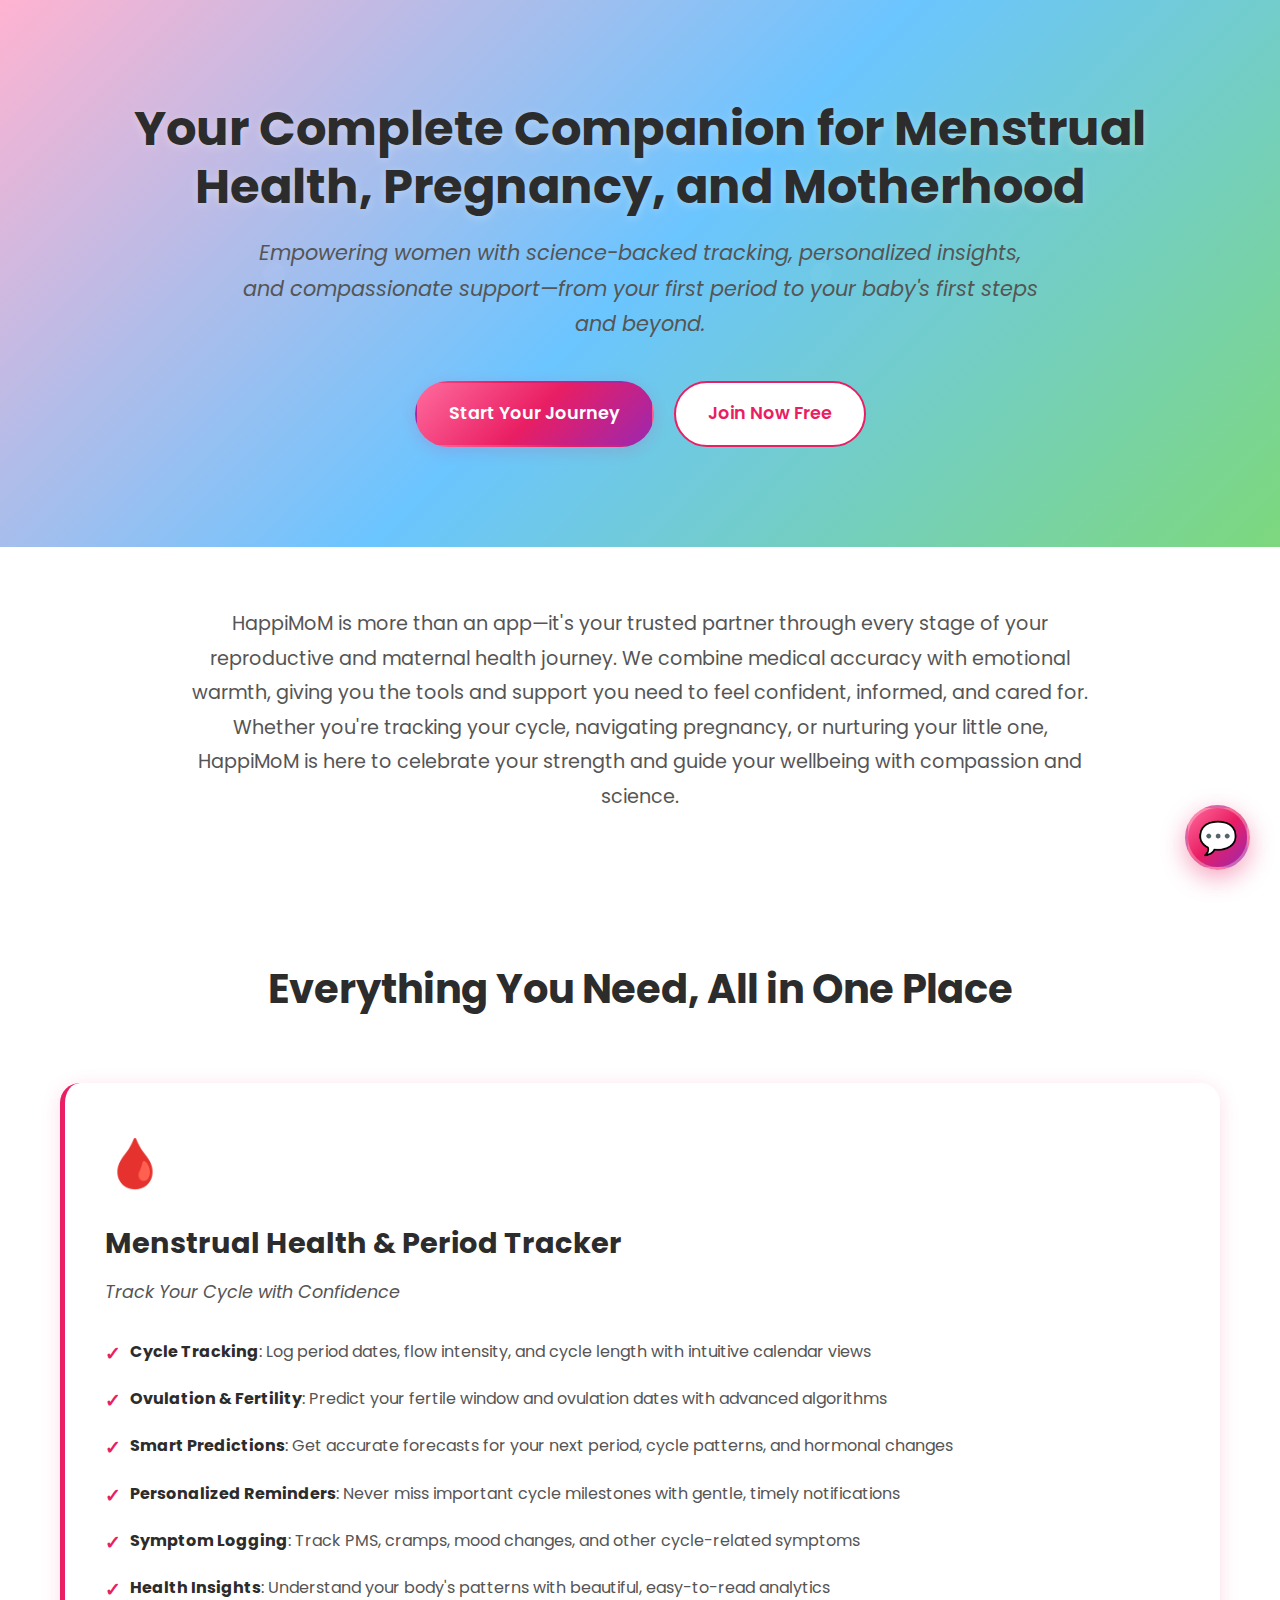
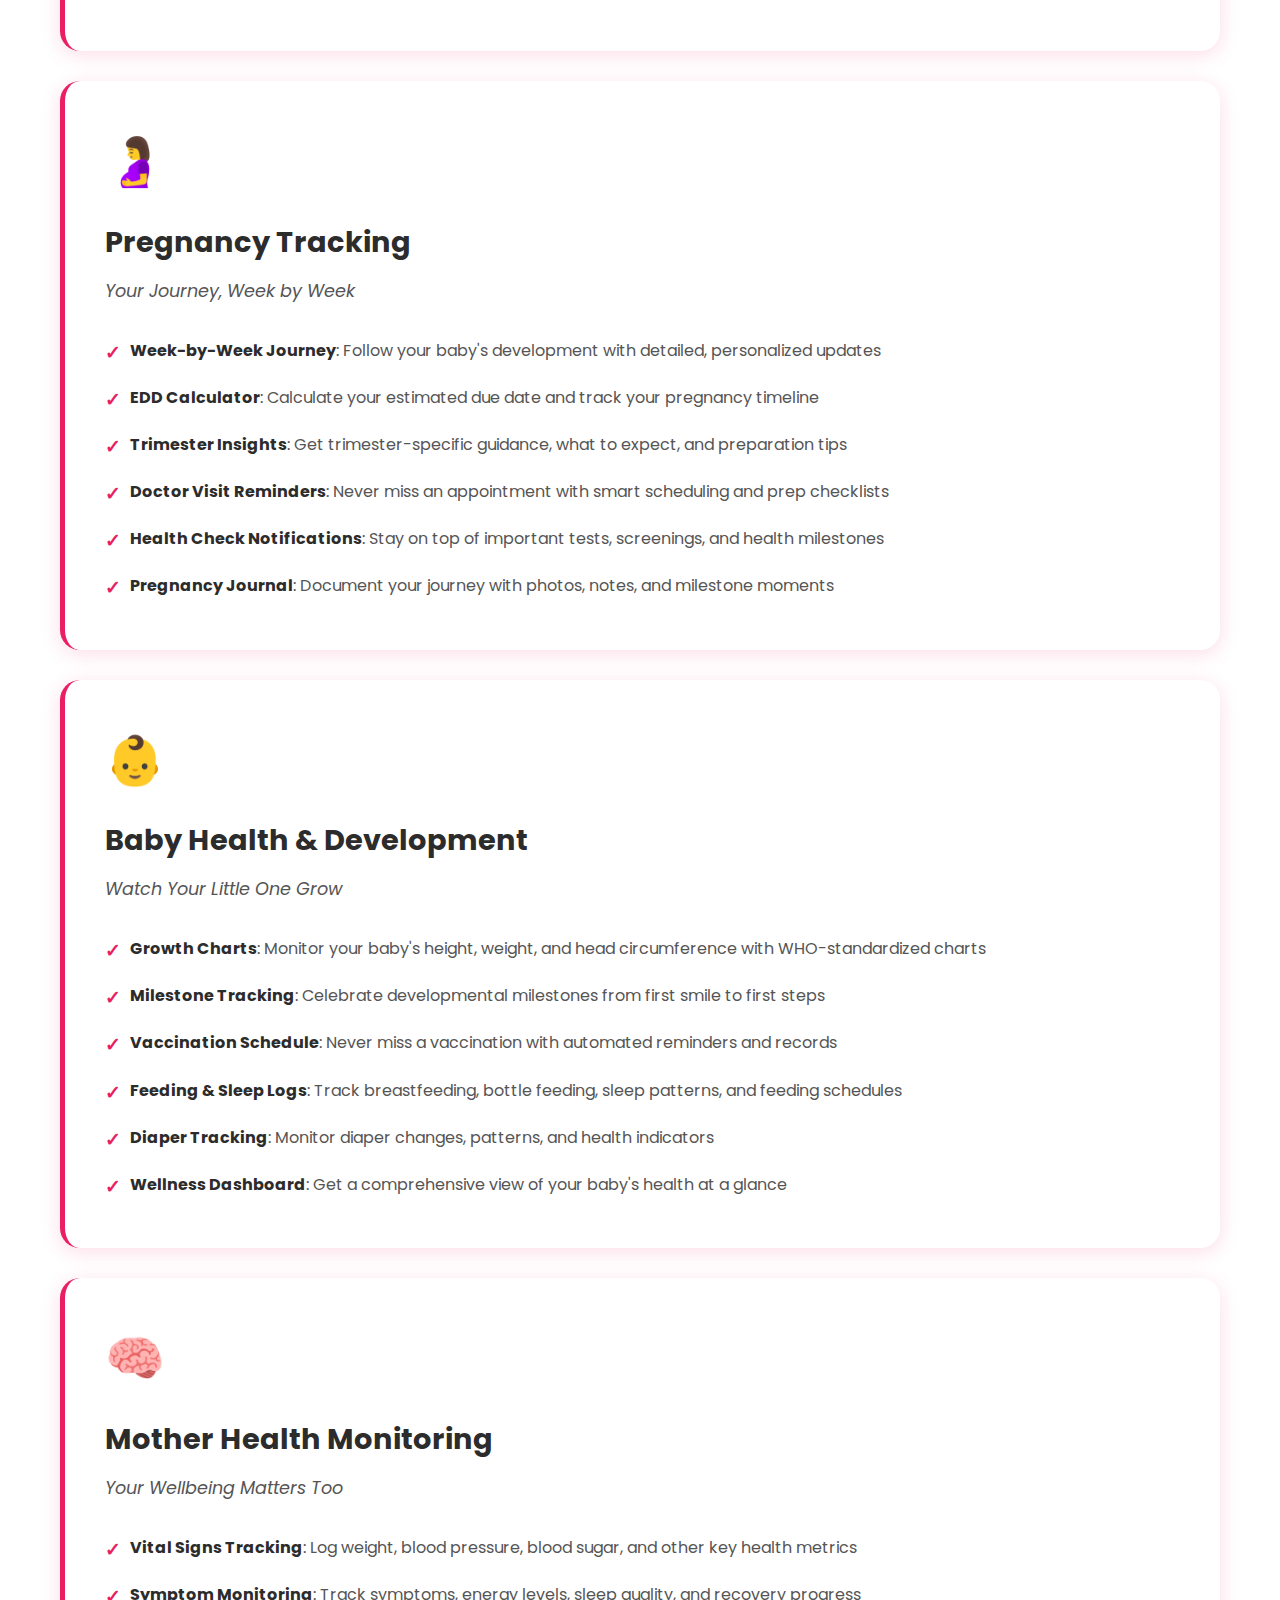
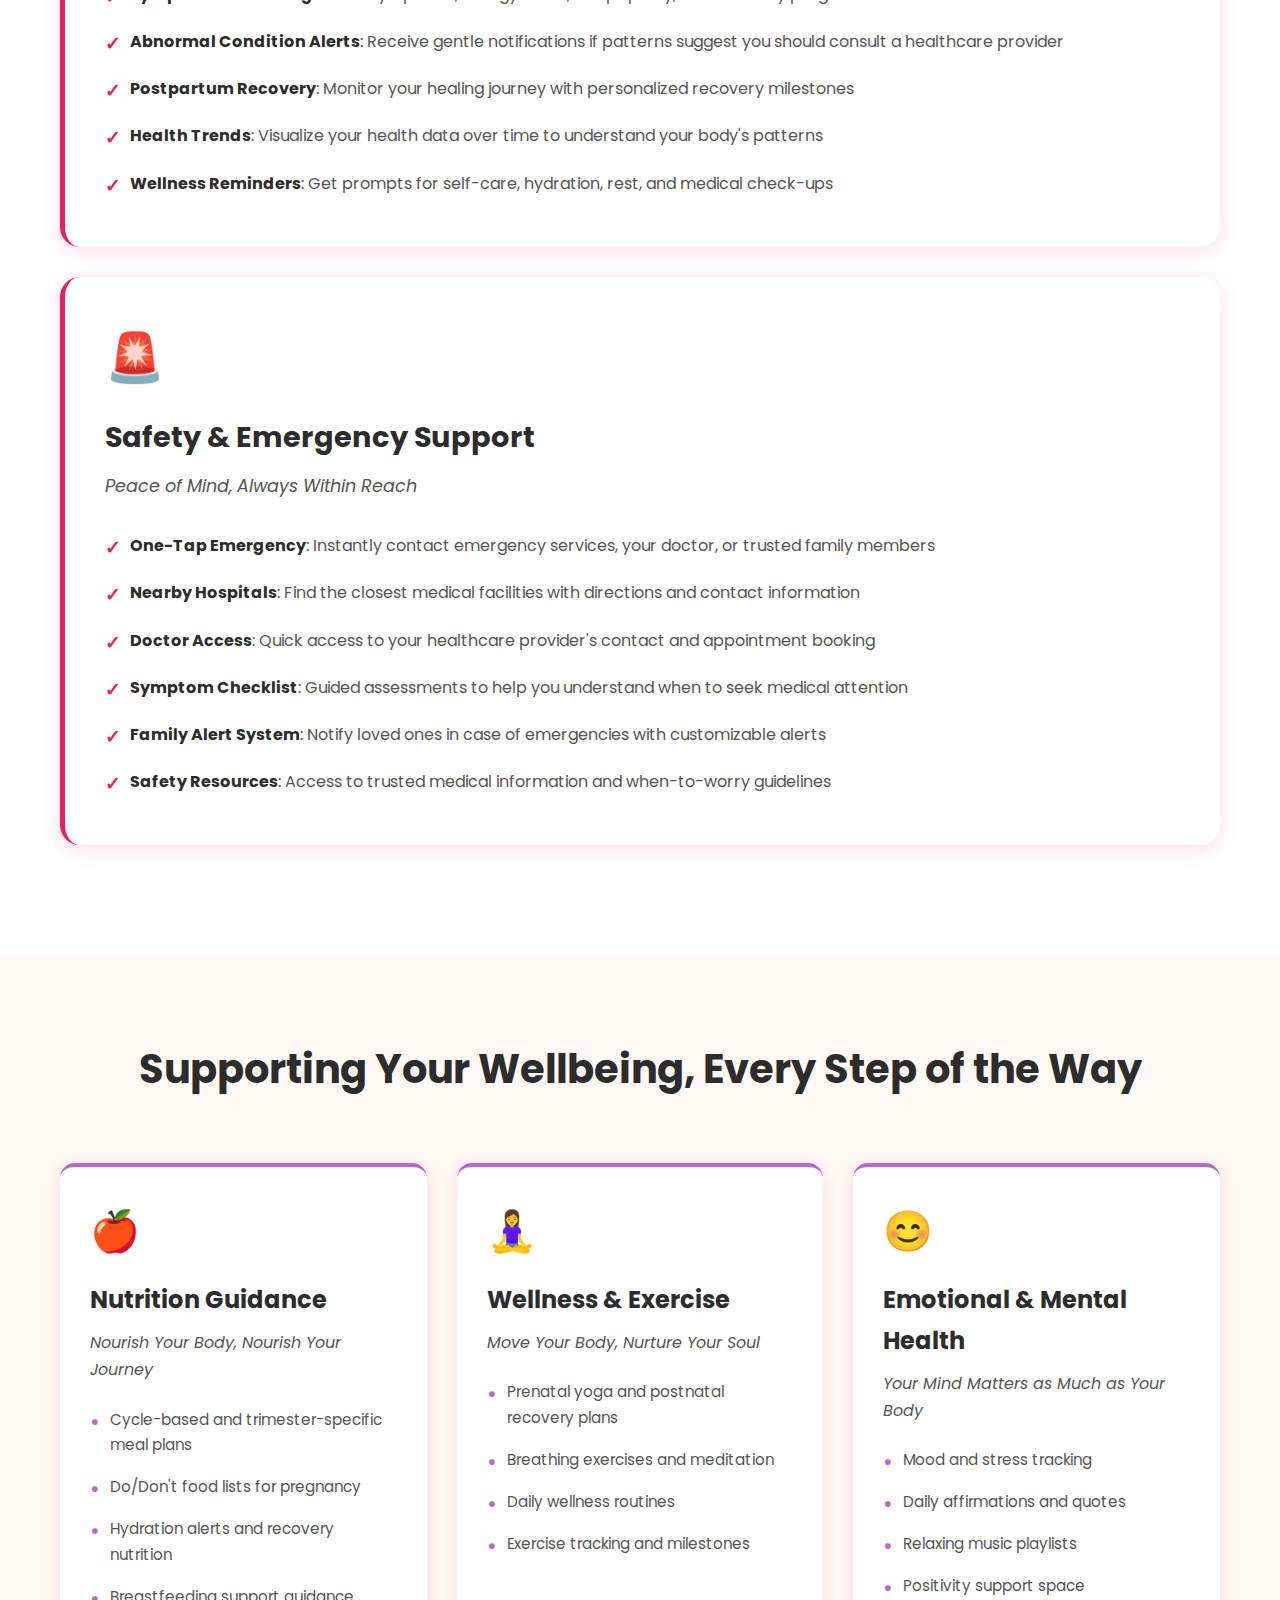
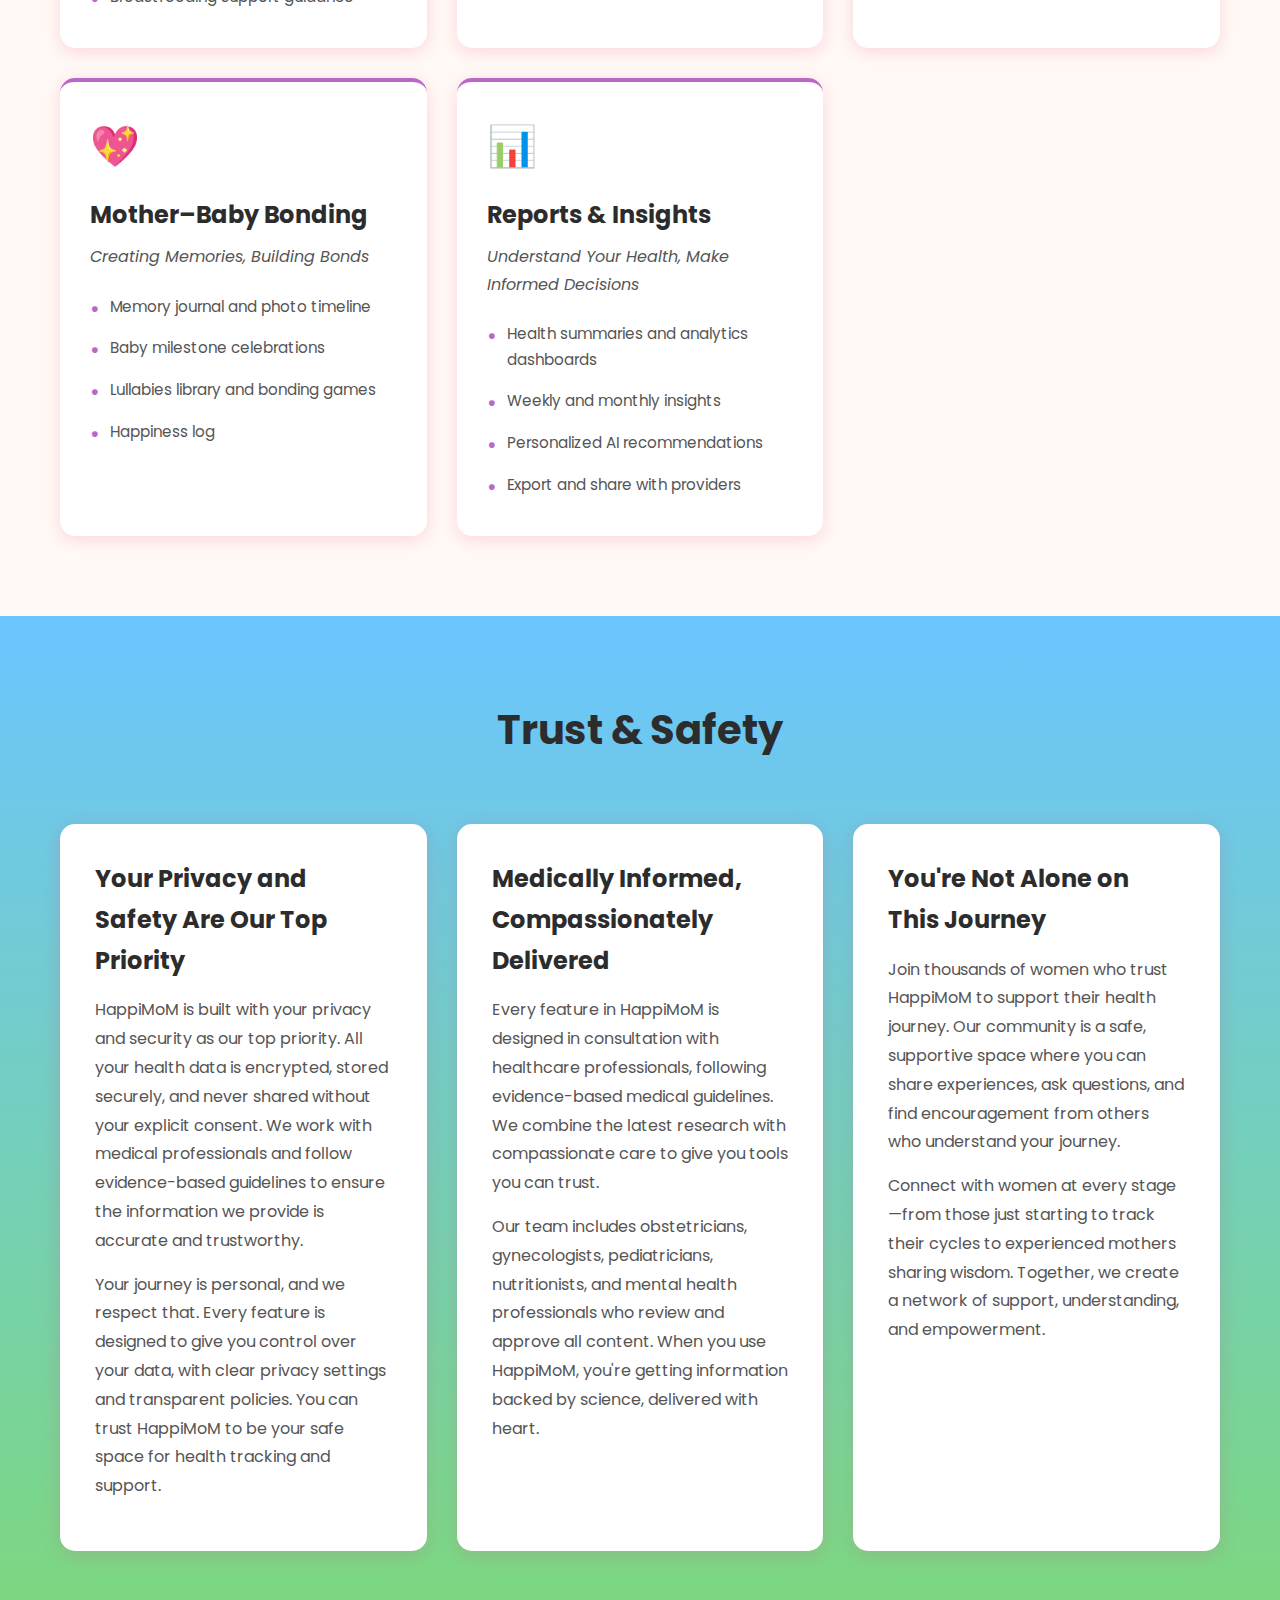
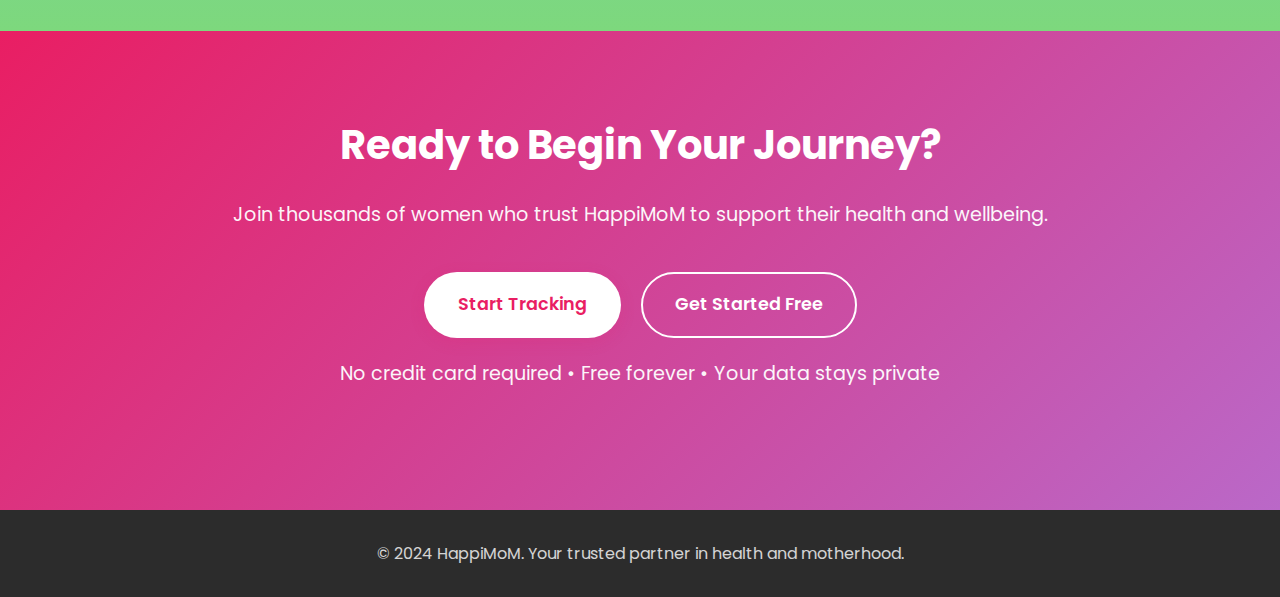
<file: index.html>
<!DOCTYPE html>
<html lang="en">
<head>
    <meta charset="UTF-8">
    <meta name="viewport" content="width=device-width, initial-scale=1.0">
    <title>HappiMoM - Your Complete Companion for Women's Health & Motherhood</title>
    <link rel="stylesheet" href="styles.css">
    <link rel="stylesheet" href="chatbot.css">
    
    <script src="auth.js"></script>
    <script src="index-auth.js"></script>
</head>
<body>
    <!-- Hero Section -->
    <section class="hero">
        <div class="container">
            <h1 class="hero-headline">Your Complete Companion for Menstrual Health, Pregnancy, and Motherhood</h1>
            <p class="hero-subtext">Empowering women with science-backed tracking, personalized insights, and compassionate support—from your first period to your baby's first steps and beyond.</p>
            <div class="cta-buttons">
                <a href="login.html" class="btn btn-primary">Start Your Journey</a>
                <a href="login.html" class="btn btn-secondary">Join Now Free</a>
            </div>
        </div>
    </section>

    <!-- Purpose Section -->
    <section class="purpose">
        <div class="container">
            <p class="purpose-text">HappiMoM is more than an app—it's your trusted partner through every stage of your reproductive and maternal health journey. We combine medical accuracy with emotional warmth, giving you the tools and support you need to feel confident, informed, and cared for. Whether you're tracking your cycle, navigating pregnancy, or nurturing your little one, HappiMoM is here to celebrate your strength and guide your wellbeing with compassion and science.</p>
        </div>
    </section>

    <!-- Primary Features -->
    <section id="features" class="features primary-features">
        <div class="container">
            <h2 class="section-title">Everything You Need, All in One Place</h2>
            
            <div class="feature-card">
                <div class="feature-icon">🩸</div>
                <h3>Menstrual Health & Period Tracker</h3>
                <p class="feature-subtitle">Track Your Cycle with Confidence</p>
                <ul>
                    <li><strong>Cycle Tracking</strong>: Log period dates, flow intensity, and cycle length with intuitive calendar views</li>
                    <li><strong>Ovulation & Fertility</strong>: Predict your fertile window and ovulation dates with advanced algorithms</li>
                    <li><strong>Smart Predictions</strong>: Get accurate forecasts for your next period, cycle patterns, and hormonal changes</li>
                    <li><strong>Personalized Reminders</strong>: Never miss important cycle milestones with gentle, timely notifications</li>
                    <li><strong>Symptom Logging</strong>: Track PMS, cramps, mood changes, and other cycle-related symptoms</li>
                    <li><strong>Health Insights</strong>: Understand your body's patterns with beautiful, easy-to-read analytics</li>
                </ul>
            </div>

            <div class="feature-card">
                <div class="feature-icon">🤰</div>
                <h3>Pregnancy Tracking</h3>
                <p class="feature-subtitle">Your Journey, Week by Week</p>
                <ul>
                    <li><strong>Week-by-Week Journey</strong>: Follow your baby's development with detailed, personalized updates</li>
                    <li><strong>EDD Calculator</strong>: Calculate your estimated due date and track your pregnancy timeline</li>
                    <li><strong>Trimester Insights</strong>: Get trimester-specific guidance, what to expect, and preparation tips</li>
                    <li><strong>Doctor Visit Reminders</strong>: Never miss an appointment with smart scheduling and prep checklists</li>
                    <li><strong>Health Check Notifications</strong>: Stay on top of important tests, screenings, and health milestones</li>
                    <li><strong>Pregnancy Journal</strong>: Document your journey with photos, notes, and milestone moments</li>
                </ul>
            </div>

            <div class="feature-card">
                <div class="feature-icon">👶</div>
                <h3>Baby Health & Development</h3>
                <p class="feature-subtitle">Watch Your Little One Grow</p>
                <ul>
                    <li><strong>Growth Charts</strong>: Monitor your baby's height, weight, and head circumference with WHO-standardized charts</li>
                    <li><strong>Milestone Tracking</strong>: Celebrate developmental milestones from first smile to first steps</li>
                    <li><strong>Vaccination Schedule</strong>: Never miss a vaccination with automated reminders and records</li>
                    <li><strong>Feeding & Sleep Logs</strong>: Track breastfeeding, bottle feeding, sleep patterns, and feeding schedules</li>
                    <li><strong>Diaper Tracking</strong>: Monitor diaper changes, patterns, and health indicators</li>
                    <li><strong>Wellness Dashboard</strong>: Get a comprehensive view of your baby's health at a glance</li>
                </ul>
            </div>

            <div class="feature-card">
                <div class="feature-icon">🧠</div>
                <h3>Mother Health Monitoring</h3>
                <p class="feature-subtitle">Your Wellbeing Matters Too</p>
                <ul>
                    <li><strong>Vital Signs Tracking</strong>: Log weight, blood pressure, blood sugar, and other key health metrics</li>
                    <li><strong>Symptom Monitoring</strong>: Track symptoms, energy levels, sleep quality, and recovery progress</li>
                    <li><strong>Abnormal Condition Alerts</strong>: Receive gentle notifications if patterns suggest you should consult a healthcare provider</li>
                    <li><strong>Postpartum Recovery</strong>: Monitor your healing journey with personalized recovery milestones</li>
                    <li><strong>Health Trends</strong>: Visualize your health data over time to understand your body's patterns</li>
                    <li><strong>Wellness Reminders</strong>: Get prompts for self-care, hydration, rest, and medical check-ups</li>
                </ul>
            </div>

            <div class="feature-card">
                <div class="feature-icon">🚨</div>
                <h3>Safety & Emergency Support</h3>
                <p class="feature-subtitle">Peace of Mind, Always Within Reach</p>
                <ul>
                    <li><strong>One-Tap Emergency</strong>: Instantly contact emergency services, your doctor, or trusted family members</li>
                    <li><strong>Nearby Hospitals</strong>: Find the closest medical facilities with directions and contact information</li>
                    <li><strong>Doctor Access</strong>: Quick access to your healthcare provider's contact and appointment booking</li>
                    <li><strong>Symptom Checklist</strong>: Guided assessments to help you understand when to seek medical attention</li>
                    <li><strong>Family Alert System</strong>: Notify loved ones in case of emergencies with customizable alerts</li>
                    <li><strong>Safety Resources</strong>: Access to trusted medical information and when-to-worry guidelines</li>
                </ul>
            </div>
        </div>
    </section>

    <!-- Secondary Features -->
    <section class="features secondary-features">
        <div class="container">
            <h2 class="section-title">Supporting Your Wellbeing, Every Step of the Way</h2>
            
            <div class="feature-grid">
                <div class="feature-card-small">
                    <div class="feature-icon">🍎</div>
                    <h3>Nutrition Guidance</h3>
                    <p class="feature-subtitle">Nourish Your Body, Nourish Your Journey</p>
                    <ul>
                        <li>Cycle-based and trimester-specific meal plans</li>
                        <li>Do/Don't food lists for pregnancy</li>
                        <li>Hydration alerts and recovery nutrition</li>
                        <li>Breastfeeding support guidance</li>
                    </ul>
                </div>

                <div class="feature-card-small">
                    <div class="feature-icon">🧘‍♀️</div>
                    <h3>Wellness & Exercise</h3>
                    <p class="feature-subtitle">Move Your Body, Nurture Your Soul</p>
                    <ul>
                        <li>Prenatal yoga and postnatal recovery plans</li>
                        <li>Breathing exercises and meditation</li>
                        <li>Daily wellness routines</li>
                        <li>Exercise tracking and milestones</li>
                    </ul>
                </div>

                <div class="feature-card-small">
                    <div class="feature-icon">😊</div>
                    <h3>Emotional & Mental Health</h3>
                    <p class="feature-subtitle">Your Mind Matters as Much as Your Body</p>
                    <ul>
                        <li>Mood and stress tracking</li>
                        <li>Daily affirmations and quotes</li>
                        <li>Relaxing music playlists</li>
                        <li>Positivity support space</li>
                    </ul>
                </div>

                <div class="feature-card-small">
                    <div class="feature-icon">💖</div>
                    <h3>Mother–Baby Bonding</h3>
                    <p class="feature-subtitle">Creating Memories, Building Bonds</p>
                    <ul>
                        <li>Memory journal and photo timeline</li>
                        <li>Baby milestone celebrations</li>
                        <li>Lullabies library and bonding games</li>
                        <li>Happiness log</li>
                    </ul>
                </div>

                <div class="feature-card-small">
                    <div class="feature-icon">📊</div>
                    <h3>Reports & Insights</h3>
                    <p class="feature-subtitle">Understand Your Health, Make Informed Decisions</p>
                    <ul>
                        <li>Health summaries and analytics dashboards</li>
                        <li>Weekly and monthly insights</li>
                        <li>Personalized AI recommendations</li>
                        <li>Export and share with providers</li>
                    </ul>
                </div>
            </div>
        </div>
    </section>

    <!-- Trust & Safety Section -->
    <section class="trust-safety">
        <div class="container">
            <h2 class="section-title">Trust & Safety</h2>
            
            <div class="trust-grid">
                <div class="trust-card">
                    <h3>Your Privacy and Safety Are Our Top Priority</h3>
                    <p>HappiMoM is built with your privacy and security as our top priority. All your health data is encrypted, stored securely, and never shared without your explicit consent. We work with medical professionals and follow evidence-based guidelines to ensure the information we provide is accurate and trustworthy.</p>
                    <p>Your journey is personal, and we respect that. Every feature is designed to give you control over your data, with clear privacy settings and transparent policies. You can trust HappiMoM to be your safe space for health tracking and support.</p>
                </div>

                <div class="trust-card">
                    <h3>Medically Informed, Compassionately Delivered</h3>
                    <p>Every feature in HappiMoM is designed in consultation with healthcare professionals, following evidence-based medical guidelines. We combine the latest research with compassionate care to give you tools you can trust.</p>
                    <p>Our team includes obstetricians, gynecologists, pediatricians, nutritionists, and mental health professionals who review and approve all content. When you use HappiMoM, you're getting information backed by science, delivered with heart.</p>
                </div>

                <div class="trust-card">
                    <h3>You're Not Alone on This Journey</h3>
                    <p>Join thousands of women who trust HappiMoM to support their health journey. Our community is a safe, supportive space where you can share experiences, ask questions, and find encouragement from others who understand your journey.</p>
                    <p>Connect with women at every stage—from those just starting to track their cycles to experienced mothers sharing wisdom. Together, we create a network of support, understanding, and empowerment.</p>
                </div>
            </div>
        </div>
    </section>

    <!-- Final CTA Section -->
    <section class="final-cta">
        <div class="container">
            <h2>Ready to Begin Your Journey?</h2>
            <p>Join thousands of women who trust HappiMoM to support their health and wellbeing.</p>
            <div class="cta-buttons">
                <a href="login.html" class="btn btn-primary">Start Tracking</a>
                <a href="login.html" class="btn btn-secondary">Get Started Free</a>
            </div>
            <p class="cta-note">No credit card required • Free forever • Your data stays private</p>
        </div>
    </section>

    <!-- Footer -->
    <footer>
        <div class="container">
            <p>&copy; 2024 HappiMoM. Your trusted partner in health and motherhood.</p>
        </div>
    </footer>

    <!-- Chatbot -->
    <button id="chatbotButton">💬</button>
    <div id="chatbotWindow">
        <div class="chatbot-header">
            <h3>💖 HappiMoM Assistant</h3>
            <button class="close-btn" id="closeChat">×</button>
        </div>
        <div id="chatMessages"></div>
        <div class="chatbot-input-area">
            <input type="text" id="messageInput" placeholder="Ask me anything about HappiMoM...">
            <button id="sendMessage">➤</button>
        </div>
    </div>

    <script src="chatbot.js"></script>
</body>
<body>









    
</html>
</file>
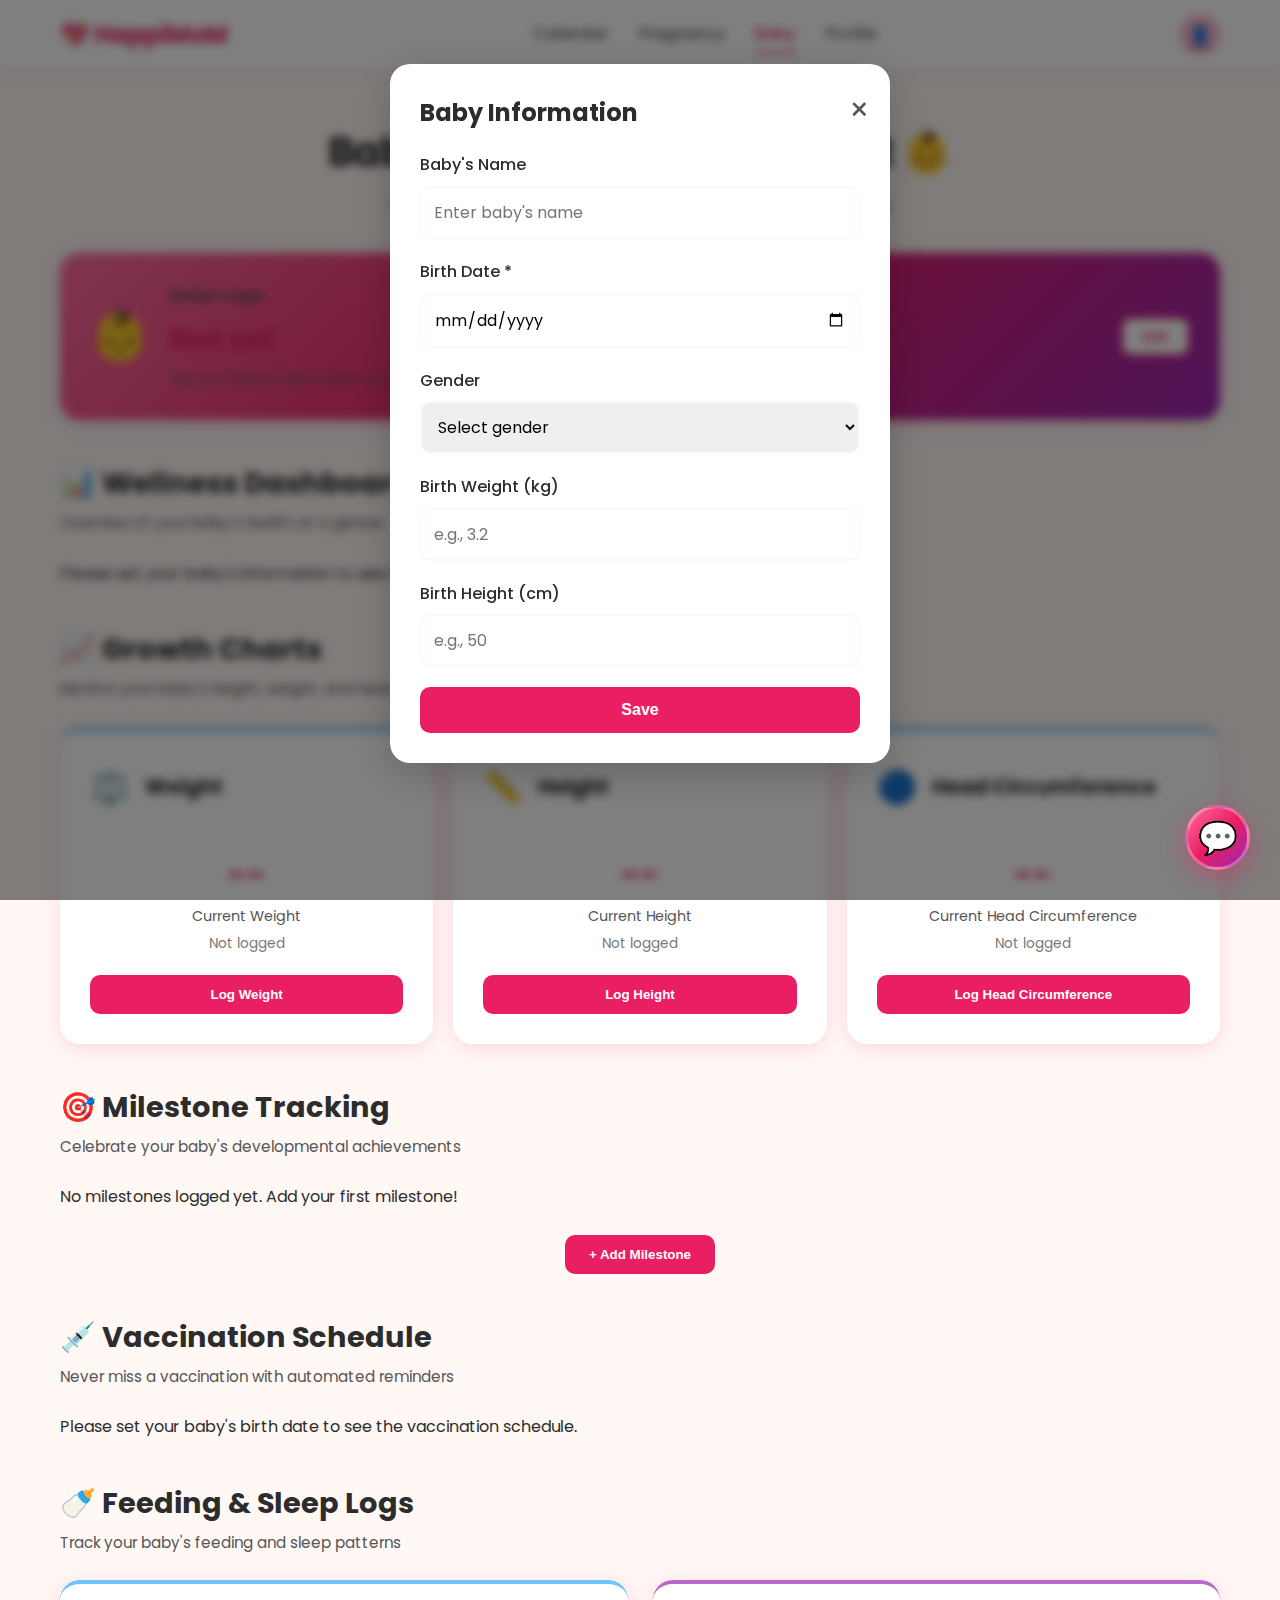
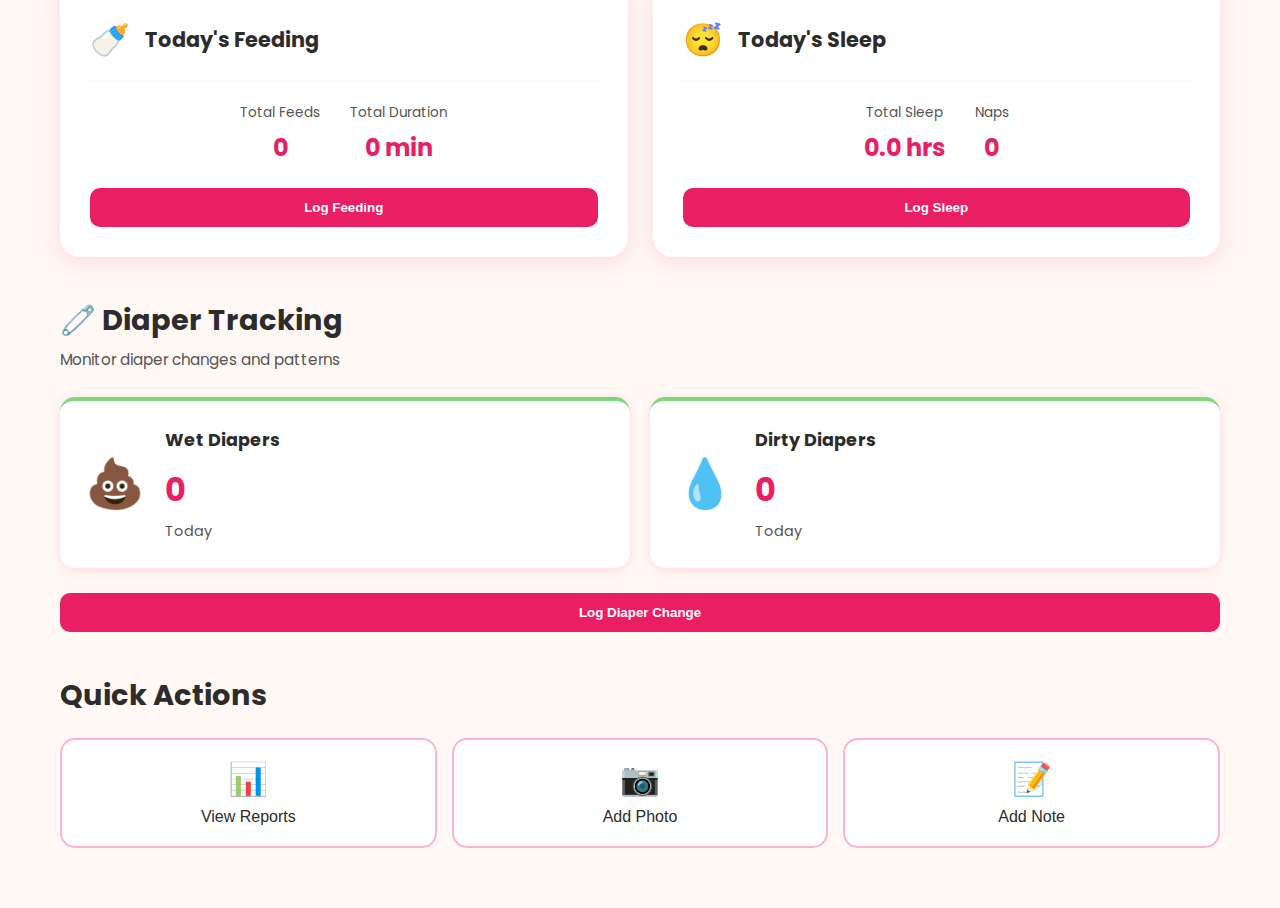
<file: baby.html>
<!DOCTYPE html>
<html lang="en">
<head>
    <meta charset="UTF-8">
    <meta name="viewport" content="width=device-width, initial-scale=1.0">
    <title>Baby Tracker - HappiMoM</title>
    <link rel="stylesheet" href="baby-styles.css">
    <link rel="stylesheet" href="chatbot.css">
</head>
<body>
    <!-- Navigation Header -->
    <header class="main-header">
        <div class="header-container">
            <div class="logo">
                <h1>💖 HappiMoM</h1>
            </div>
            <nav class="main-nav">
                <a href="calendar.html" class="nav-link">Calendar</a>
                <a href="pregnancy.html" class="nav-link">Pregnancy</a>
                <a href="baby.html" class="nav-link active">Baby</a>
                <a href="profile.html" class="nav-link">Profile</a>
            </nav>
            <div class="user-menu">
                <button class="user-btn">👤</button>
            </div>
        </div>
    </header>

    <main class="main-content">
        <div class="container">
            <!-- Welcome Section -->
            <section class="welcome-section">
                <h2>Baby Health & Development 👶</h2>
                <p>Track your little one's growth, milestones, and health</p>
            </section>

            <!-- Baby Info Card -->
            <section class="baby-info-section">
                <div class="baby-info-card">
                    <div class="baby-info-icon">👶</div>
                    <div class="baby-info-content">
                        <h3>Baby's Age</h3>
                        <p class="baby-age" id="babyAge">Calculating...</p>
                        <p class="baby-birth-date" id="babyBirthDate">Set your baby's birth date to get started</p>
                    </div>
                    <button class="btn-edit" id="editBabyInfoBtn">Edit</button>
                </div>
            </section>

            <!-- Wellness Dashboard -->
            <section class="wellness-dashboard-section">
                <div class="section-header">
                    <h3>📊 Wellness Dashboard</h3>
                    <p>Overview of your baby's health at a glance</p>
                </div>
                <div class="dashboard-grid" id="wellnessDashboard">
                    <!-- Dashboard cards will be populated by JS -->
                </div>
            </section>

            <!-- Growth Charts Section -->
            <section class="growth-charts-section">
                <div class="section-header">
                    <h3>📈 Growth Charts</h3>
                    <p>Monitor your baby's height, weight, and head circumference</p>
                </div>
                <div class="growth-charts-grid">
                    <div class="growth-chart-card">
                        <div class="chart-header">
                            <span class="chart-icon">⚖️</span>
                            <h4>Weight</h4>
                        </div>
                        <div class="chart-content">
                            <div class="current-value" id="currentWeight">--</div>
                            <div class="chart-label">Current Weight</div>
                            <div class="chart-percentile" id="weightPercentile">--</div>
                        </div>
                        <button class="btn-log" id="logWeightBtn">Log Weight</button>
                    </div>
                    <div class="growth-chart-card">
                        <div class="chart-header">
                            <span class="chart-icon">📏</span>
                            <h4>Height</h4>
                        </div>
                        <div class="chart-content">
                            <div class="current-value" id="currentHeight">--</div>
                            <div class="chart-label">Current Height</div>
                            <div class="chart-percentile" id="heightPercentile">--</div>
                        </div>
                        <button class="btn-log" id="logHeightBtn">Log Height</button>
                    </div>
                    <div class="growth-chart-card">
                        <div class="chart-header">
                            <span class="chart-icon">🔵</span>
                            <h4>Head Circumference</h4>
                        </div>
                        <div class="chart-content">
                            <div class="current-value" id="currentHeadCirc">--</div>
                            <div class="chart-label">Current Head Circumference</div>
                            <div class="chart-percentile" id="headCircPercentile">--</div>
                        </div>
                        <button class="btn-log" id="logHeadCircBtn">Log Head Circumference</button>
                    </div>
                </div>
            </section>

            <!-- Milestone Tracking Section -->
            <section class="milestones-section">
                <div class="section-header">
                    <h3>🎯 Milestone Tracking</h3>
                    <p>Celebrate your baby's developmental achievements</p>
                </div>
                <div class="milestones-grid" id="milestonesGrid">
                    <!-- Milestones will be populated by JS -->
                </div>
                <button class="btn-add-milestone" id="addMilestoneBtn">+ Add Milestone</button>
            </section>

            <!-- Vaccination Schedule Section -->
            <section class="vaccination-section">
                <div class="section-header">
                    <h3>💉 Vaccination Schedule</h3>
                    <p>Never miss a vaccination with automated reminders</p>
                </div>
                <div class="vaccination-list" id="vaccinationList">
                    <!-- Vaccinations will be populated by JS -->
                </div>
            </section>

            <!-- Feeding & Sleep Logs Section -->
            <section class="feeding-sleep-section">
                <div class="section-header">
                    <h3>🍼 Feeding & Sleep Logs</h3>
                    <p>Track your baby's feeding and sleep patterns</p>
                </div>
                <div class="feeding-sleep-grid">
                    <div class="feeding-card">
                        <div class="card-header">
                            <span class="card-icon">🍼</span>
                            <h4>Today's Feeding</h4>
                        </div>
                        <div class="feeding-stats" id="feedingStats">
                            <div class="stat-item">
                                <span class="stat-label">Total Feeds</span>
                                <span class="stat-value" id="totalFeeds">0</span>
                            </div>
                            <div class="stat-item">
                                <span class="stat-label">Total Duration</span>
                                <span class="stat-value" id="totalFeedingDuration">0 min</span>
                            </div>
                        </div>
                        <button class="btn-log" id="logFeedingBtn">Log Feeding</button>
                    </div>
                    <div class="sleep-card">
                        <div class="card-header">
                            <span class="card-icon">😴</span>
                            <h4>Today's Sleep</h4>
                        </div>
                        <div class="sleep-stats" id="sleepStats">
                            <div class="stat-item">
                                <span class="stat-label">Total Sleep</span>
                                <span class="stat-value" id="totalSleep">0 hrs</span>
                            </div>
                            <div class="stat-item">
                                <span class="stat-label">Naps</span>
                                <span class="stat-value" id="totalNaps">0</span>
                            </div>
                        </div>
                        <button class="btn-log" id="logSleepBtn">Log Sleep</button>
                    </div>
                </div>
            </section>

            <!-- Diaper Tracking Section -->
            <section class="diaper-section">
                <div class="section-header">
                    <h3>🧷 Diaper Tracking</h3>
                    <p>Monitor diaper changes and patterns</p>
                </div>
                <div class="diaper-stats-grid">
                    <div class="diaper-stat-card">
                        <div class="diaper-icon">💩</div>
                        <div class="diaper-stat-content">
                            <h4>Wet Diapers</h4>
                            <p class="diaper-count" id="wetDiaperCount">0</p>
                            <p class="diaper-label">Today</p>
                        </div>
                    </div>
                    <div class="diaper-stat-card">
                        <div class="diaper-icon">💧</div>
                        <div class="diaper-stat-content">
                            <h4>Dirty Diapers</h4>
                            <p class="diaper-count" id="dirtyDiaperCount">0</p>
                            <p class="diaper-label">Today</p>
                        </div>
                    </div>
                </div>
                <button class="btn-log" id="logDiaperBtn">Log Diaper Change</button>
            </section>

            <!-- Quick Actions -->
            <section class="quick-actions">
                <h3>Quick Actions</h3>
                <div class="action-buttons">
                    <button class="action-btn" id="viewReportsBtn">
                        <span class="btn-icon">📊</span>
                        <span>View Reports</span>
                    </button>
                    <button class="action-btn" id="addPhotoBtn">
                        <span class="btn-icon">📷</span>
                        <span>Add Photo</span>
                    </button>
                    <button class="action-btn" id="addNoteBtn">
                        <span class="btn-icon">📝</span>
                        <span>Add Note</span>
                    </button>
                </div>
            </section>
        </div>
    </main>

    <!-- Modals -->
    <!-- Baby Info Modal -->
    <div class="modal" id="babyInfoModal">
        <div class="modal-content">
            <span class="close-modal">&times;</span>
            <h3>Baby Information</h3>
            <form id="babyInfoForm">
                <div class="form-group">
                    <label>Baby's Name</label>
                    <input type="text" id="babyName" placeholder="Enter baby's name">
                </div>
                <div class="form-group">
                    <label>Birth Date *</label>
                    <input type="date" id="babyBirthDateInput" required>
                </div>
                <div class="form-group">
                    <label>Gender</label>
                    <select id="babyGender">
                        <option value="">Select gender</option>
                        <option value="male">Male</option>
                        <option value="female">Female</option>
                    </select>
                </div>
                <div class="form-group">
                    <label>Birth Weight (kg)</label>
                    <input type="number" id="birthWeight" step="0.01" min="0.5" max="6" placeholder="e.g., 3.2">
                </div>
                <div class="form-group">
                    <label>Birth Height (cm)</label>
                    <input type="number" id="birthHeight" step="0.1" min="30" max="60" placeholder="e.g., 50">
                </div>
                <button type="submit" class="btn-primary">Save</button>
            </form>
        </div>
    </div>

    <!-- Log Weight Modal -->
    <div class="modal" id="weightModal">
        <div class="modal-content">
            <span class="close-modal">&times;</span>
            <h3>Log Weight</h3>
            <form id="weightForm">
                <div class="form-group">
                    <label>Date</label>
                    <input type="date" id="weightDate" required>
                </div>
                <div class="form-group">
                    <label>Weight (kg)</label>
                    <input type="number" id="weightValue" step="0.01" min="0.5" max="20" required placeholder="e.g., 5.2">
                </div>
                <button type="submit" class="btn-primary">Save</button>
            </form>
        </div>
    </div>

    <!-- Log Height Modal -->
    <div class="modal" id="heightModal">
        <div class="modal-content">
            <span class="close-modal">&times;</span>
            <h3>Log Height</h3>
            <form id="heightForm">
                <div class="form-group">
                    <label>Date</label>
                    <input type="date" id="heightDate" required>
                </div>
                <div class="form-group">
                    <label>Height (cm)</label>
                    <input type="number" id="heightValue" step="0.1" min="30" max="120" required placeholder="e.g., 65.5">
                </div>
                <button type="submit" class="btn-primary">Save</button>
            </form>
        </div>
    </div>

    <!-- Log Head Circumference Modal -->
    <div class="modal" id="headCircModal">
        <div class="modal-content">
            <span class="close-modal">&times;</span>
            <h3>Log Head Circumference</h3>
            <form id="headCircForm">
                <div class="form-group">
                    <label>Date</label>
                    <input type="date" id="headCircDate" required>
                </div>
                <div class="form-group">
                    <label>Head Circumference (cm)</label>
                    <input type="number" id="headCircValue" step="0.1" min="25" max="60" required placeholder="e.g., 40.5">
                </div>
                <button type="submit" class="btn-primary">Save</button>
            </form>
        </div>
    </div>

    <!-- Add Milestone Modal -->
    <div class="modal" id="milestoneModal">
        <div class="modal-content">
            <span class="close-modal">&times;</span>
            <h3>Add Milestone</h3>
            <form id="milestoneForm">
                <div class="form-group">
                    <label>Date</label>
                    <input type="date" id="milestoneDate" required>
                </div>
                <div class="form-group">
                    <label>Milestone</label>
                    <select id="milestoneType" required>
                        <option value="">Select milestone</option>
                        <option value="first-smile">First Smile</option>
                        <option value="first-laugh">First Laugh</option>
                        <option value="roll-over">Roll Over</option>
                        <option value="sit-up">Sit Up</option>
                        <option value="crawl">Crawl</option>
                        <option value="first-word">First Word</option>
                        <option value="stand">Stand</option>
                        <option value="walk">First Steps</option>
                        <option value="other">Other</option>
                    </select>
                </div>
                <div class="form-group">
                    <label>Notes (optional)</label>
                    <textarea id="milestoneNotes" rows="3" placeholder="Add any notes about this milestone"></textarea>
                </div>
                <button type="submit" class="btn-primary">Save</button>
            </form>
        </div>
    </div>

    <!-- Log Feeding Modal -->
    <div class="modal" id="feedingModal">
        <div class="modal-content">
            <span class="close-modal">&times;</span>
            <h3>Log Feeding</h3>
            <form id="feedingForm">
                <div class="form-group">
                    <label>Date & Time</label>
                    <input type="datetime-local" id="feedingDateTime" required>
                </div>
                <div class="form-group">
                    <label>Feeding Type</label>
                    <select id="feedingType" required>
                        <option value="breastfeeding">Breastfeeding</option>
                        <option value="bottle">Bottle</option>
                        <option value="solid">Solid Food</option>
                    </select>
                </div>
                <div class="form-group">
                    <label>Duration (minutes)</label>
                    <input type="number" id="feedingDuration" min="1" max="60" placeholder="e.g., 15">
                </div>
                <div class="form-group">
                    <label>Amount (ml) - for bottle/solid</label>
                    <input type="number" id="feedingAmount" min="0" max="500" placeholder="e.g., 120">
                </div>
                <button type="submit" class="btn-primary">Save</button>
            </form>
        </div>
    </div>

    <!-- Log Sleep Modal -->
    <div class="modal" id="sleepModal">
        <div class="modal-content">
            <span class="close-modal">&times;</span>
            <h3>Log Sleep</h3>
            <form id="sleepForm">
                <div class="form-group">
                    <label>Start Time</label>
                    <input type="datetime-local" id="sleepStart" required>
                </div>
                <div class="form-group">
                    <label>End Time</label>
                    <input type="datetime-local" id="sleepEnd" required>
                </div>
                <div class="form-group">
                    <label>Sleep Type</label>
                    <select id="sleepType" required>
                        <option value="nap">Nap</option>
                        <option value="night">Night Sleep</option>
                    </select>
                </div>
                <button type="submit" class="btn-primary">Save</button>
            </form>
        </div>
    </div>

    <!-- Log Diaper Modal -->
    <div class="modal" id="diaperModal">
        <div class="modal-content">
            <span class="close-modal">&times;</span>
            <h3>Log Diaper Change</h3>
            <form id="diaperForm">
                <div class="form-group">
                    <label>Date & Time</label>
                    <input type="datetime-local" id="diaperDateTime" required>
                </div>
                <div class="form-group">
                    <label>Diaper Type</label>
                    <select id="diaperType" required>
                        <option value="wet">Wet</option>
                        <option value="dirty">Dirty</option>
                        <option value="both">Both</option>
                    </select>
                </div>
                <div class="form-group">
                    <label>Notes (optional)</label>
                    <textarea id="diaperNotes" rows="2" placeholder="Any additional notes"></textarea>
                </div>
                <button type="submit" class="btn-primary">Save</button>
            </form>
        </div>
    </div>

    <!-- Chatbot -->
    <button id="chatbotButton">💬</button>
    <div id="chatbotWindow">
        <div class="chatbot-header">
            <h3>💖 HappiMoM Assistant</h3>
            <button class="close-btn" id="closeChat">×</button>
        </div>
        <div id="chatMessages"></div>
        <div class="chatbot-input-area">
            <input type="text" id="messageInput" placeholder="Ask me anything about HappiMoM...">
            <button id="sendMessage">➤</button>
        </div>
    </div>

    <script src="auth.js"></script>
    <script src="baby.js"></script>
    <script src="chatbot.js"></script>
</body>
</html>
</file>
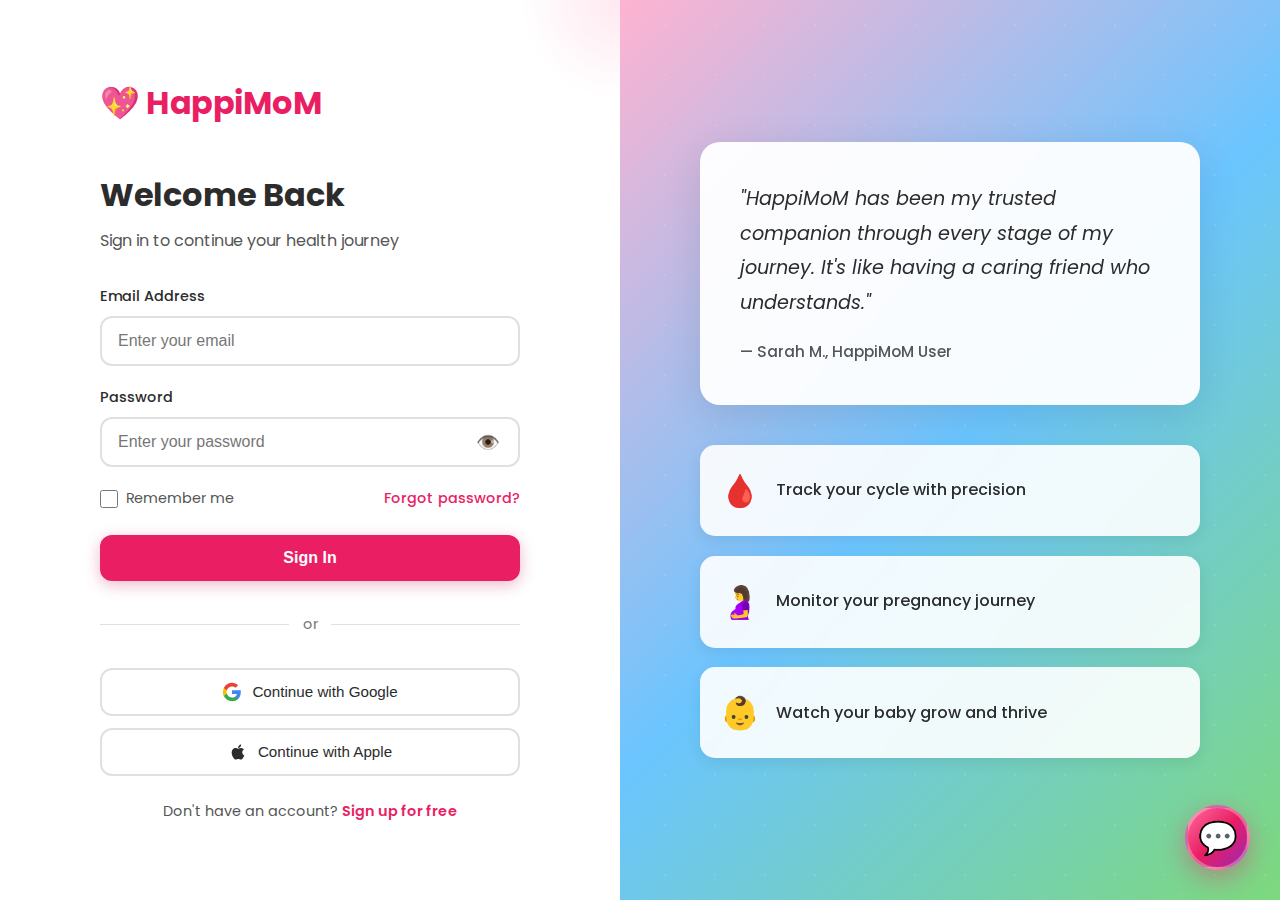
<file: calendar.html>
<!DOCTYPE html>
<html lang="en">
<head>
    <meta charset="UTF-8">
    <meta name="viewport" content="width=device-width, initial-scale=1.0">
    <title>Period Tracker - HappiMoM</title>
    <link rel="stylesheet" href="calendar-styles.css">
    <link rel="stylesheet" href="chatbot.css">
</head>
<body>
    <!-- Navigation Header -->
    <header class="main-header">
        <div class="header-container">
            <div class="logo">
                <h1>💖 HappiMoM</h1>
            </div>
            <nav class="main-nav">
                <a href="calendar.html" class="nav-link active">Calendar</a>
                <a href="pregnancy.html" class="nav-link">Pregnancy</a>
                <a href="baby.html" class="nav-link">Baby</a>
                <a href="profile.html" class="nav-link">Profile</a>
            </nav>
            <div class="user-menu">
                <button class="user-btn">👤</button>
            </div>
        </div>
    </header>

    <main class="main-content">
        <div class="container">
            <!-- Welcome Section -->
            <section class="welcome-section">
                <h2>Welcome back! 👋</h2>
                <p>Track your cycle and stay in tune with your body</p>
            </section>

            <!-- Period Prediction Card -->
            <section class="prediction-card">
                <div class="prediction-icon">📅</div>
                <div class="prediction-content">
                    <h3>Your Next Period</h3>
                    <p class="prediction-date" id="nextPeriodDate">Calculating...</p>
                    <p class="prediction-days" id="daysUntilPeriod">Based on your cycle history</p>
                </div>
                <div class="prediction-stats">
                    <div class="stat-item">
                        <span class="stat-label">Cycle Length</span>
                        <span class="stat-value" id="cycleLength">28 days</span>
                    </div>
                    <div class="stat-item">
                        <span class="stat-label">Period Length</span>
                        <span class="stat-value" id="periodLength">5 days</span>
                    </div>
                </div>
            </section>

            <!-- Calendar Section -->
            <section class="calendar-section">
                <div class="calendar-header">
                    <button class="nav-btn" id="prevMonth">←</button>
                    <h2 id="currentMonthYear">January 2024</h2>
                    <button class="nav-btn" id="nextMonth">→</button>
                </div>
                
                <div class="calendar-grid" id="calendarGrid">
                    <!-- Calendar will be generated by JavaScript -->
                </div>

                <div class="calendar-legend">
                    <div class="legend-item">
                        <span class="legend-color period-day"></span>
                        <span>Period Days</span>
                    </div>
                    <div class="legend-item">
                        <span class="legend-color predicted-day"></span>
                        <span>Predicted Period</span>
                    </div>
                    <div class="legend-item">
                        <span class="legend-color fertile-day"></span>
                        <span>Fertile Window</span>
                    </div>
                    <div class="legend-item">
                        <span class="legend-color ovulation-day"></span>
                        <span>Ovulation</span>
                    </div>
                </div>
            </section>

            <!-- Quick Actions -->
            <section class="quick-actions">
                <h3>Quick Actions</h3>
                <div class="action-buttons">
                    <button class="action-btn" id="startPeriodBtn">
                        <span class="btn-icon">🩸</span>
                        <span>Start Period</span>
                    </button>
                    <button class="action-btn" id="endPeriodBtn">
                        <span class="btn-icon">✓</span>
                        <span>End Period</span>
                    </button>
                    <button class="action-btn" id="addSymptomBtn">
                        <span class="btn-icon">📝</span>
                        <span>Add Symptom</span>
                    </button>
                    <button class="action-btn" id="viewInsightsBtn">
                        <span class="btn-icon">📊</span>
                        <span>View Insights</span>
                    </button>
                </div>
            </section>

            <!-- Menstrual Tips Section -->
            <section class="tips-section">
                <h3>💡 Menstrual Health Tips</h3>
                
                <div class="tips-container">
                    <div class="tips-card do-tips">
                        <div class="tips-header">
                            <span class="tips-icon">✅</span>
                            <h4>What to Do During Menstruation</h4>
                        </div>
                        <ul class="tips-list">
                            <li>
                                <strong>Stay Hydrated</strong>
                                <p>Drink plenty of water to reduce bloating and help with cramps. Aim for 8-10 glasses daily.</p>
                            </li>
                            <li>
                                <strong>Eat Iron-Rich Foods</strong>
                                <p>Include leafy greens, lean meats, beans, and fortified cereals to replenish iron lost during bleeding.</p>
                            </li>
                            <li>
                                <strong>Gentle Exercise</strong>
                                <p>Light walking, yoga, or stretching can help reduce cramps and boost mood through endorphins.</p>
                            </li>
                            <li>
                                <strong>Use Heat Therapy</strong>
                                <p>Apply a heating pad or warm water bottle to your lower abdomen to ease menstrual cramps.</p>
                            </li>
                            <li>
                                <strong>Get Adequate Sleep</strong>
                                <p>Prioritize 7-9 hours of sleep to help your body recover and manage fatigue.</p>
                            </li>
                            <li>
                                <strong>Practice Self-Care</strong>
                                <p>Take warm baths, practice meditation, or engage in activities that help you relax and unwind.</p>
                            </li>
                            <li>
                                <strong>Track Your Symptoms</strong>
                                <p>Keep a record of your period dates, flow intensity, and symptoms to identify patterns.</p>
                            </li>
                            <li>
                                <strong>Maintain Good Hygiene</strong>
                                <p>Change your pad, tampon, or menstrual cup regularly (every 4-6 hours) to prevent infections.</p>
                            </li>
                        </ul>
                    </div>

                    <div class="tips-card dont-tips">
                        <div class="tips-header">
                            <span class="tips-icon">❌</span>
                            <h4>What NOT to Do During Menstruation</h4>
                        </div>
                        <ul class="tips-list">
                            <li>
                                <strong>Avoid Excessive Caffeine</strong>
                                <p>Too much caffeine can worsen cramps and increase anxiety. Limit to 1-2 cups per day.</p>
                            </li>
                            <li>
                                <strong>Skip Heavy Workouts</strong>
                                <p>Avoid intense exercise that may cause excessive fatigue. Listen to your body and rest when needed.</p>
                            </li>
                            <li>
                                <strong>Don't Skip Meals</strong>
                                <p>Regular, balanced meals help maintain energy levels and stabilize blood sugar.</p>
                            </li>
                            <li>
                                <strong>Avoid Alcohol</strong>
                                <p>Alcohol can worsen bloating, mood swings, and interfere with sleep quality.</p>
                            </li>
                            <li>
                                <strong>Don't Use Scented Products</strong>
                                <p>Avoid scented pads, tampons, or douches as they can cause irritation and infections.</p>
                            </li>
                            <li>
                                <strong>Limit Salty Foods</strong>
                                <p>Excessive salt can increase bloating and water retention during your period.</p>
                            </li>
                            <li>
                                <strong>Avoid Stressful Situations</strong>
                                <p>Try to minimize stress as it can worsen cramps and mood swings. Practice relaxation techniques.</p>
                            </li>
                            <li>
                                <strong>Don't Ignore Severe Pain</strong>
                                <p>If you experience debilitating cramps or unusual symptoms, consult your healthcare provider.</p>
                            </li>
                        </ul>
                    </div>
                </div>
            </section>

            <!-- Cycle Insights -->
            <section class="insights-section">
                <h3>📊 Your Cycle Insights</h3>
                <div class="insights-grid">
                    <div class="insight-card">
                        <div class="insight-icon">🔄</div>
                        <h4>Average Cycle</h4>
                        <p class="insight-value" id="avgCycle">28 days</p>
                        <p class="insight-desc">Based on last 3 cycles</p>
                    </div>
                    <div class="insight-card">
                        <div class="insight-icon">🩸</div>
                        <h4>Period Duration</h4>
                        <p class="insight-value" id="avgPeriod">5 days</p>
                        <p class="insight-desc">Average period length</p>
                    </div>
                    <div class="insight-card">
                        <div class="insight-icon">📈</div>
                        <h4>Regularity</h4>
                        <p class="insight-value" id="regularity">Regular</p>
                        <p class="insight-desc">Your cycles are consistent</p>
                    </div>
                    <div class="insight-card">
                        <div class="insight-icon">🌡️</div>
                        <h4>Ovulation</h4>
                        <p class="insight-value" id="ovulationDate">Day 14</p>
                        <p class="insight-desc">Estimated ovulation day</p>
                    </div>
                </div>
            </section>
        </div>
    </main>

    <!-- Modals -->
    <!-- Start Period Modal -->
    <div class="modal" id="startPeriodModal">
        <div class="modal-content">
            <span class="close-modal">&times;</span>
            <h3>Start Your Period</h3>
            <form id="startPeriodForm">
                <div class="form-group">
                    <label>Start Date</label>
                    <input type="date" id="periodStartDate" required>
                </div>
                <div class="form-group">
                    <label>Flow Intensity</label>
                    <select id="flowIntensity" required>
                        <option value="light">Light</option>
                        <option value="medium">Medium</option>
                        <option value="heavy">Heavy</option>
                    </select>
                </div>
                <button type="submit" class="btn-primary">Save</button>
            </form>
        </div>
    </div>

    <!-- Add Symptom Modal -->
    <div class="modal" id="symptomModal">
        <div class="modal-content">
            <span class="close-modal">&times;</span>
            <h3>Add Symptom</h3>
            <form id="symptomForm">
                <div class="form-group">
                    <label>Date</label>
                    <input type="date" id="symptomDate" required>
                </div>
                <div class="form-group">
                    <label>Symptom</label>
                    <select id="symptomType" required>
                        <option value="cramps">Cramps</option>
                        <option value="bloating">Bloating</option>
                        <option value="headache">Headache</option>
                        <option value="mood">Mood Changes</option>
                        <option value="fatigue">Fatigue</option>
                        <option value="backache">Backache</option>
                        <option value="nausea">Nausea</option>
                        <option value="other">Other</option>
                    </select>
                </div>
                <div class="form-group">
                    <label>Severity</label>
                    <select id="symptomSeverity" required>
                        <option value="mild">Mild</option>
                        <option value="moderate">Moderate</option>
                        <option value="severe">Severe</option>
                    </select>
                </div>
                <button type="submit" class="btn-primary">Save</button>
            </form>
        </div>
    </div>

    <!-- Chatbot -->
    <button id="chatbotButton">💬</button>
    <div id="chatbotWindow">
        <div class="chatbot-header">
            <h3>💖 HappiMoM Assistant</h3>
            <button class="close-btn" id="closeChat">×</button>
        </div>
        <div id="chatMessages"></div>
        <div class="chatbot-input-area">
            <input type="text" id="messageInput" placeholder="Ask me anything about HappiMoM...">
            <button id="sendMessage">➤</button>
        </div>
    </div>

    <script src="auth.js"></script>
    <script src="calendar.js"></script>
    <script src="chatbot.js"></script>
</body>
</html>
</file>
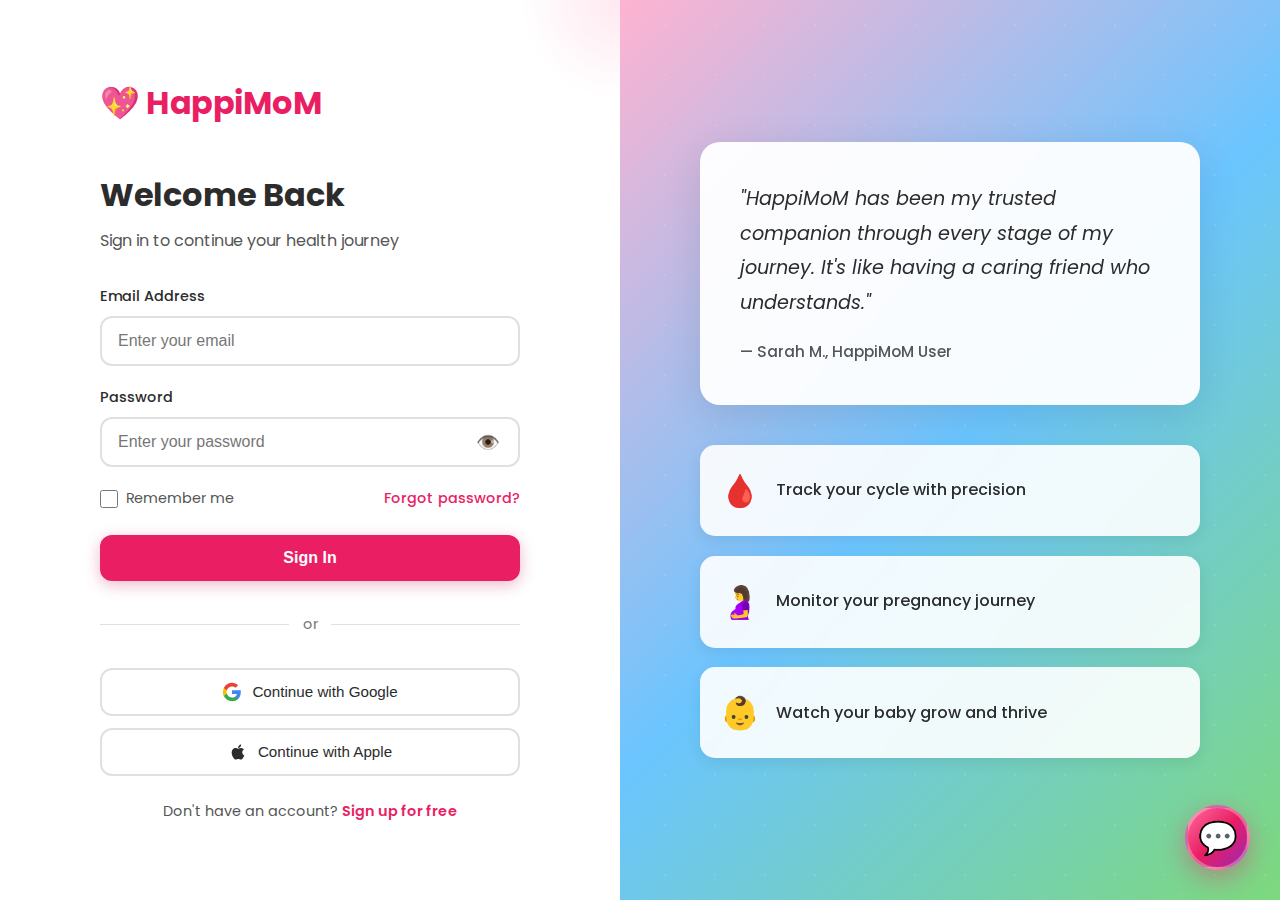
<file: login.html>
<!DOCTYPE html>
<html lang="en">
<head>
    <meta charset="UTF-8">
    <meta name="viewport" content="width=device-width, initial-scale=1.0">
    <title>Login - HappiMoM</title>
    <link rel="stylesheet" href="login-styles.css">
    <link rel="stylesheet" href="chatbot.css">
</head>
<body>
    <div class="login-container">
        <div class="login-left">
            <div class="login-content">
                <div class="logo">
                    <h1>💖 HappiMoM</h1>
                </div>
                <h2>Welcome Back</h2>
                <p class="subtitle">Sign in to continue your health journey</p>
                
                <form class="login-form" id="loginForm">
                    <div class="form-group">
                        <label for="email">Email Address</label>
                        <input 
                            type="email" 
                            id="email" 
                            name="email" 
                            placeholder="Enter your email"
                            required
                            autocomplete="email"
                        >
                    </div>
                    
                    <div class="form-group">
                        <label for="password">Password</label>
                        <div class="password-input-wrapper">
                            <input 
                                type="password" 
                                id="password" 
                                name="password" 
                                placeholder="Enter your password"
                                required
                                autocomplete="current-password"
                            >
                            <button type="button" class="toggle-password" id="togglePassword" aria-label="Toggle password visibility">
                                <span class="eye-icon">👁️</span>
                            </button>
                        </div>
                    </div>
                    
                    <div class="form-options">
                        <label class="checkbox-label">
                            <input type="checkbox" id="remember" name="remember">
                            <span>Remember me</span>
                        </label>
                        <a href="#" class="forgot-password">Forgot password?</a>
                    </div>
                    
                    <button type="submit" class="btn-login">Sign In</button>
                </form>
                
                <div class="divider">
                    <span>or</span>
                </div>
                
                <div class="social-login">
                    <button class="btn-social btn-google">
                        <svg width="20" height="20" viewBox="0 0 24 24" fill="none">
                            <path d="M22.56 12.25c0-.78-.07-1.53-.2-2.25H12v4.26h5.92c-.26 1.37-1.04 2.53-2.21 3.31v2.77h3.57c2.08-1.92 3.28-4.74 3.28-8.09z" fill="#4285F4"/>
                            <path d="M12 23c2.97 0 5.46-.98 7.28-2.66l-3.57-2.77c-.98.66-2.23 1.06-3.71 1.06-2.86 0-5.29-1.93-6.16-4.53H2.18v2.84C3.99 20.53 7.7 23 12 23z" fill="#34A853"/>
                            <path d="M5.84 14.09c-.22-.66-.35-1.36-.35-2.09s.13-1.43.35-2.09V7.07H2.18C1.43 8.55 1 10.22 1 12s.43 3.45 1.18 4.93l2.85-2.22.81-.62z" fill="#FBBC05"/>
                            <path d="M12 5.38c1.62 0 3.06.56 4.21 1.64l3.15-3.15C17.45 2.09 14.97 1 12 1 7.7 1 3.99 3.47 2.18 7.07l3.66 2.84c.87-2.6 3.3-4.53 6.16-4.53z" fill="#EA4335"/>
                        </svg>
                        Continue with Google
                    </button>
                    <button class="btn-social btn-apple">
                        <svg width="20" height="20" viewBox="0 0 24 24" fill="currentColor">
                            <path d="M17.05 20.28c-.98.95-2.05.88-3.08.4-1.09-.5-2.08-.48-3.24 0-1.44.62-2.2.44-3.06-.4C2.79 15.25 3.51 7.59 9.05 7.31c1.35.07 2.29.74 3.08.8 1.18-.24 2.31-.93 3.57-.84 1.51.12 2.65.72 3.4 1.8-3.12 1.87-2.38 5.98.48 7.13-.57 1.5-1.31 2.99-2.54 4.09l.01-.01zM12.03 7.25c-.15-2.23 1.66-4.07 3.74-4.25.29 2.58-2.34 4.5-3.74 4.25z"/>
                        </svg>
                        Continue with Apple
                    </button>
                </div>
                
                <p class="signup-link">
                    Don't have an account? <a href="signup.html">Sign up for free</a>
                </p>
            </div>
        </div>
        
        <div class="login-right">
            <div class="right-content">
                <div class="quote-box">
                    <p class="quote">"HappiMoM has been my trusted companion through every stage of my journey. It's like having a caring friend who understands."</p>
                    <p class="quote-author">— Sarah M., HappiMoM User</p>
                </div>
                <div class="feature-highlights">
                    <div class="highlight-item">
                        <span class="highlight-icon">🩸</span>
                        <span>Track your cycle with precision</span>
                    </div>
                    <div class="highlight-item">
                        <span class="highlight-icon">🤰</span>
                        <span>Monitor your pregnancy journey</span>
                    </div>
                    <div class="highlight-item">
                        <span class="highlight-icon">👶</span>
                        <span>Watch your baby grow and thrive</span>
                    </div>
                </div>
            </div>
        </div>
    </div>
    
    <!-- Chatbot -->
    <button id="chatbotButton">💬</button>
    <div id="chatbotWindow">
        <div class="chatbot-header">
            <h3>💖 HappiMoM Assistant</h3>
            <button class="close-btn" id="closeChat">×</button>
        </div>
        <div id="chatMessages"></div>
        <div class="chatbot-input-area">
            <input type="text" id="messageInput" placeholder="Ask me anything about HappiMoM...">
            <button id="sendMessage">➤</button>
        </div>
    </div>

    <script src="auth.js"></script>
    <script src="login.js"></script>
    <script src="chatbot.js"></script>
</body>
</html>
</file>
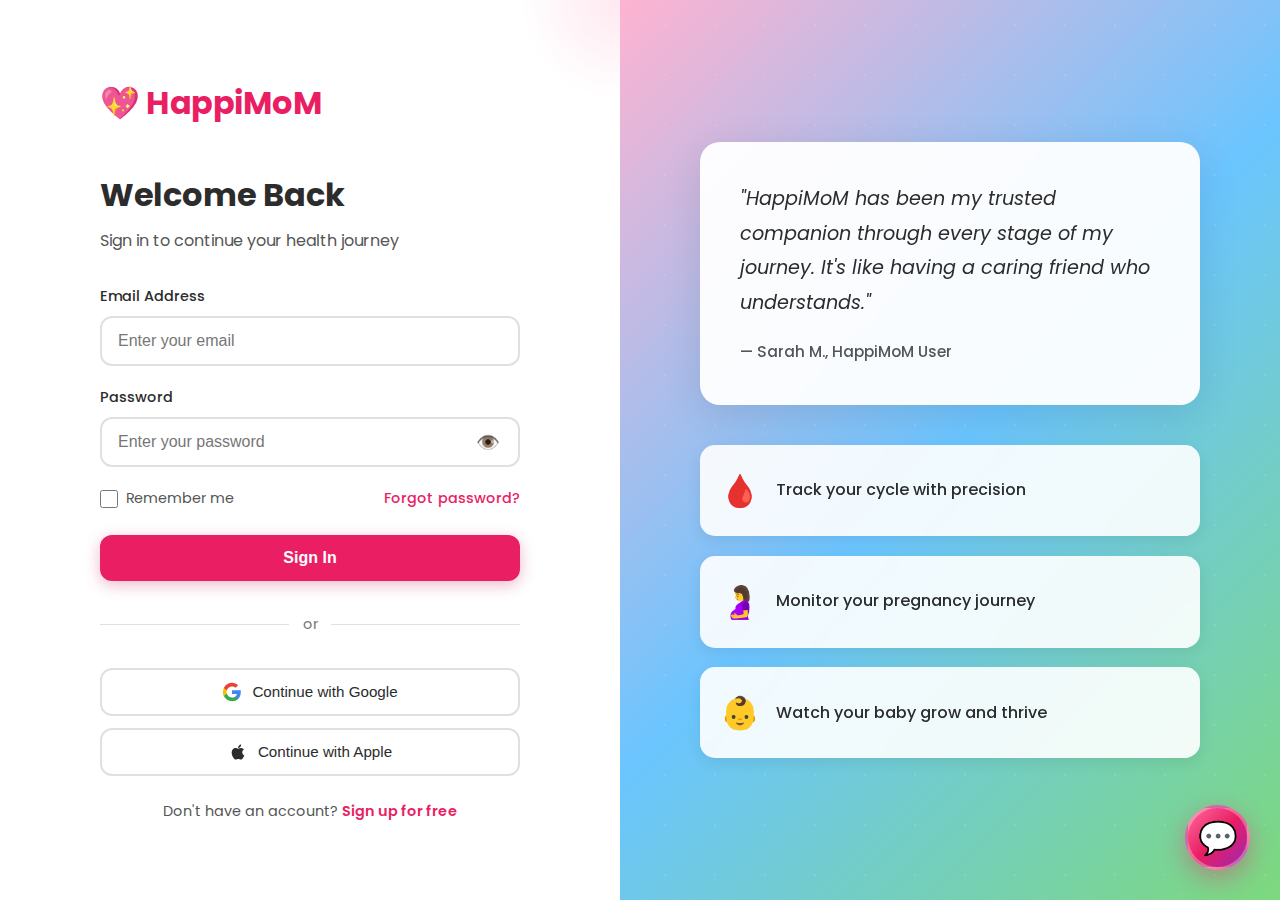
<file: pregnancy.html>
<!DOCTYPE html>
<html lang="en">
<head>
    <meta charset="UTF-8">
    <meta name="viewport" content="width=device-width, initial-scale=1.0">
    <title>Pregnancy Tracker - HappiMoM</title>
    <link rel="stylesheet" href="pregnancy-styles.css">
    <link rel="stylesheet" href="chatbot.css">
</head>
<body>
    <!-- Navigation Header -->
    <header class="main-header">
        <div class="header-container">
            <div class="logo">
                <h1>💖 HappiMoM</h1>
            </div>
            <nav class="main-nav">
                <a href="calendar.html" class="nav-link">Calendar</a>
                <a href="pregnancy.html" class="nav-link active">Pregnancy</a>
                <a href="baby.html" class="nav-link">Baby</a>
                <a href="#" class="nav-link">Profile</a>
            </nav>
            <div class="user-menu">
                <button class="user-btn">👤</button>
            </div>
        </div>
    </header>

    <main class="main-content">
        <div class="container">
            <!-- Welcome Section -->
            <section class="welcome-section">
                <h2>Your Pregnancy Journey 🤰</h2>
                <p>Daily updates, tips, and guidance for you and your baby</p>
            </section>

            <!-- EDD Calculator & Progress Card -->
            <section class="progress-section">
                <div class="edd-card">
                    <div class="edd-icon">📅</div>
                    <div class="edd-content">
                        <h3>Estimated Due Date</h3>
                        <p class="edd-date" id="eddDate">Calculating...</p>
                        <p class="edd-days" id="daysRemaining">Based on your last period</p>
                    </div>
                    <button class="btn-edit" id="editEDDBtn">Edit</button>
                </div>

                <div class="progress-card">
                    <div class="progress-info">
                        <h3>Pregnancy Progress</h3>
                        <div class="progress-stats">
                            <div class="stat-item">
                                <span class="stat-label">Week</span>
                                <span class="stat-value" id="currentWeek">0</span>
                            </div>
                            <div class="stat-item">
                                <span class="stat-label">Day</span>
                                <span class="stat-value" id="currentDay">0</span>
                            </div>
                            <div class="stat-item">
                                <span class="stat-label">Trimester</span>
                                <span class="stat-value" id="currentTrimester">1st</span>
                            </div>
                        </div>
                    </div>
                    <div class="progress-bar-container">
                        <div class="progress-bar" id="progressBar">
                            <div class="progress-fill" id="progressFill"></div>
                        </div>
                        <p class="progress-text" id="progressText">0% Complete</p>
                    </div>
                </div>
            </section>

            <!-- Daily Update Section -->
            <section class="daily-update-section">
                <div class="section-header">
                    <h3>📆 Today's Update</h3>
                    <p class="update-date" id="todayDate"></p>
                </div>

                <div class="daily-content-grid">
                    <!-- Baby Development -->
                    <div class="update-card baby-card">
                        <div class="card-header">
                            <span class="card-icon">👶</span>
                            <h4>Your Baby Today</h4>
                        </div>
                        <div class="baby-size">
                            <span class="size-comparison" id="babySize">Size of a poppy seed</span>
                        </div>
                        <div class="update-content" id="babyDevelopment">
                            <p>Your baby is developing rapidly...</p>
                        </div>
                        <div class="development-milestones" id="babyMilestones">
                            <!-- Milestones will be populated by JS -->
                        </div>
                    </div>

                    <!-- Mother's Body -->
                    <div class="update-card mother-card">
                        <div class="card-header">
                            <span class="card-icon">💖</span>
                            <h4>Your Body Today</h4>
                        </div>
                        <div class="update-content" id="motherBody">
                            <p>Your body is going through amazing changes...</p>
                        </div>
                        <div class="body-changes" id="bodyChanges">
                            <!-- Changes will be populated by JS -->
                        </div>
                    </div>
                </div>
            </section>

            <!-- Daily Tips Section -->
            <section class="daily-tips-section">
                <div class="section-header">
                    <h3>💡 Daily Tips & Guidance</h3>
                    <p>Personalized advice for you and your baby</p>
                </div>

                <div class="tips-grid">
                    <!-- Tips for Mother -->
                    <div class="tips-card tips-mother">
                        <div class="tips-header">
                            <span class="tips-icon">🤰</span>
                            <h4>Tips for You</h4>
                        </div>
                        <ul class="tips-list" id="motherTips">
                            <!-- Tips will be populated by JS -->
                        </ul>
                    </div>

                    <!-- Tips for Baby -->
                    <div class="tips-card tips-baby">
                        <div class="tips-header">
                            <span class="tips-icon">👶</span>
                            <h4>Tips for Baby's Development</h4>
                        </div>
                        <ul class="tips-list" id="babyTips">
                            <!-- Tips will be populated by JS -->
                        </ul>
                    </div>
                </div>
            </section>

            <!-- Week-by-Week Journey -->
            <section class="week-journey-section">
                <div class="section-header">
                    <h3>🔄 Week-by-Week Journey</h3>
                    <p>Track your progress through each week</p>
                </div>

                <div class="week-selector">
                    <button class="week-nav-btn" id="prevWeekBtn">← Previous Week</button>
                    <div class="current-week-display">
                        <span class="week-label">Week</span>
                        <span class="week-number" id="displayWeek">1</span>
                    </div>
                    <button class="week-nav-btn" id="nextWeekBtn">Next Week →</button>
                </div>

                <div class="week-details-card">
                    <div class="week-overview" id="weekOverview">
                        <!-- Week details will be populated by JS -->
                    </div>
                </div>
            </section>

            <!-- Reminders & Notifications -->
            <section class="reminders-section">
                <div class="section-header">
                    <h3>🔔 Upcoming Reminders</h3>
                </div>

                <div class="reminders-list" id="remindersList">
                    <!-- Reminders will be populated by JS -->
                </div>
            </section>

            <!-- Health Check Notifications -->
            <section class="health-checks-section">
                <div class="section-header">
                    <h3>🏥 Health Check Notifications</h3>
                </div>

                <div class="health-checks-grid" id="healthChecksGrid">
                    <!-- Health checks will be populated by JS -->
                </div>
            </section>

            <!-- Pregnancy Journal -->
            <section class="journal-section">
                <div class="section-header">
                    <h3>📔 Pregnancy Journal</h3>
                    <button class="btn-add-entry" id="addJournalEntryBtn">+ Add Entry</button>
                </div>

                <div class="journal-entries" id="journalEntries">
                    <!-- Journal entries will be populated by JS -->
                </div>
            </section>

            <!-- Quick Actions -->
            <section class="quick-actions">
                <h3>Quick Actions</h3>
                <div class="action-buttons">
                    <button class="action-btn" id="logSymptomBtn">
                        <span class="btn-icon">📝</span>
                        <span>Log Symptom</span>
                    </button>
                    <button class="action-btn" id="logWeightBtn">
                        <span class="btn-icon">⚖️</span>
                        <span>Log Weight</span>
                    </button>
                    <button class="action-btn" id="addPhotoBtn">
                        <span class="btn-icon">📷</span>
                        <span>Add Photo</span>
                    </button>
                    <button class="action-btn" id="viewReportsBtn">
                        <span class="btn-icon">📊</span>
                        <span>View Reports</span>
                    </button>
                </div>
            </section>
        </div>
    </main>

    <!-- Modals -->
    <!-- EDD Calculator Modal -->
    <div class="modal" id="eddModal">
        <div class="modal-content">
            <span class="close-modal">&times;</span>
            <h3>Calculate Your Due Date</h3>
            <form id="eddForm">
                <div class="form-group">
                    <label>Last Menstrual Period (LMP) Date</label>
                    <input type="date" id="lmpDate" required>
                </div>
                <div class="form-group">
                    <label>Or, if you know your conception date</label>
                    <input type="date" id="conceptionDate">
                </div>
                <p class="form-note">We'll calculate your EDD based on your LMP (typically 40 weeks from LMP)</p>
                <button type="submit" class="btn-primary">Calculate EDD</button>
            </form>
        </div>
    </div>

    <!-- Add Journal Entry Modal -->
    <div class="modal" id="journalModal">
        <div class="modal-content">
            <span class="close-modal">&times;</span>
            <h3>Add Journal Entry</h3>
            <form id="journalForm">
                <div class="form-group">
                    <label>Date</label>
                    <input type="date" id="journalDate" required>
                </div>
                <div class="form-group">
                    <label>Title</label>
                    <input type="text" id="journalTitle" placeholder="How are you feeling today?" required>
                </div>
                <div class="form-group">
                    <label>Entry</label>
                    <textarea id="journalEntry" rows="6" placeholder="Write about your pregnancy journey..." required></textarea>
                </div>
                <div class="form-group">
                    <label>Add Photo (optional)</label>
                    <input type="file" id="journalPhoto" accept="image/*">
                </div>
                <button type="submit" class="btn-primary">Save Entry</button>
            </form>
        </div>
    </div>

    <!-- Log Symptom Modal -->
    <div class="modal" id="symptomModal">
        <div class="modal-content">
            <span class="close-modal">&times;</span>
            <h3>Log Symptom</h3>
            <form id="symptomForm">
                <div class="form-group">
                    <label>Date</label>
                    <input type="date" id="symptomDate" required>
                </div>
                <div class="form-group">
                    <label>Symptom</label>
                    <select id="symptomType" required>
                        <option value="nausea">Nausea</option>
                        <option value="fatigue">Fatigue</option>
                        <option value="cramps">Cramps</option>
                        <option value="backache">Backache</option>
                        <option value="headache">Headache</option>
                        <option value="mood">Mood Changes</option>
                        <option value="swelling">Swelling</option>
                        <option value="other">Other</option>
                    </select>
                </div>
                <div class="form-group">
                    <label>Severity</label>
                    <select id="symptomSeverity" required>
                        <option value="mild">Mild</option>
                        <option value="moderate">Moderate</option>
                        <option value="severe">Severe</option>
                    </select>
                </div>
                <button type="submit" class="btn-primary">Save</button>
            </form>
        </div>
    </div>

    <!-- Chatbot -->
    <button id="chatbotButton">💬</button>
    <div id="chatbotWindow">
        <div class="chatbot-header">
            <h3>💖 HappiMoM Assistant</h3>
            <button class="close-btn" id="closeChat">×</button>
        </div>
        <div id="chatMessages"></div>
        <div class="chatbot-input-area">
            <input type="text" id="messageInput" placeholder="Ask me anything about HappiMoM...">
            <button id="sendMessage">➤</button>
        </div>
    </div>

    <script src="auth.js"></script>
    <script src="pregnancy.js"></script>
    <script src="chatbot.js"></script>
</body>
</html>
</file>
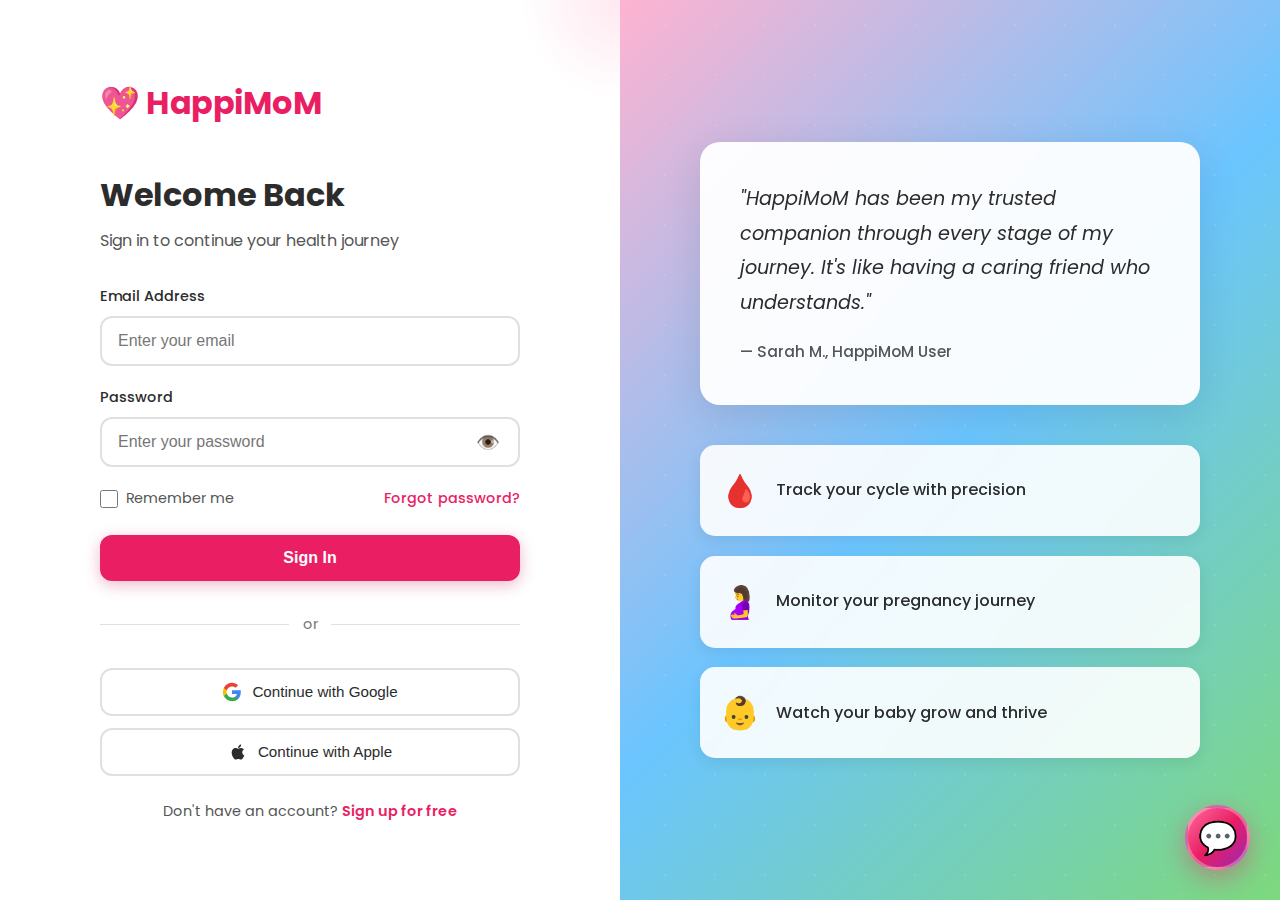
<file: profile.html>
<!DOCTYPE html>
<html lang="en">
<head>
    <meta charset="UTF-8">
    <meta name="viewport" content="width=device-width, initial-scale=1.0">
    <title>Profile - HappiMoM</title>
    <link rel="stylesheet" href="profile-styles.css">
    <link rel="stylesheet" href="chatbot.css">
</head>
<body>
    <noscript>
        <div style="text-align: center; padding: 50px; background: white; margin: 20px; border-radius: 10px;">
            <h2>JavaScript Required</h2>
            <p>Please enable JavaScript to use the profile page.</p>
        </div>
    </noscript>
    <script>
        // Immediate check - if profile content exists, show it
        window.addEventListener('load', function() {
            const profileContent = document.getElementById('profileContent');
            if (profileContent) {
                profileContent.style.display = 'block';
                profileContent.style.visibility = 'visible';
            }
        });
    </script>
    <!-- Navigation Header -->
    <header class="main-header">
        <div class="header-container">
            <div class="logo">
                <h1>💖 HappiMoM</h1>
            </div>
            <nav class="main-nav">
                <a href="calendar.html" class="nav-link">Calendar</a>
                <a href="pregnancy.html" class="nav-link">Pregnancy</a>
                <a href="baby.html" class="nav-link">Baby</a>
                <a href="profile.html" class="nav-link active">Profile</a>
            </nav>
            <div class="user-menu">
                <button class="user-btn" id="logoutBtn" title="Logout">👤</button>
            </div>
        </div>
    </header>

    <main class="main-content">
        <div class="container" id="mainContainer">
            <!-- Loading State -->
            <div id="loadingState" style="text-align: center; padding: 50px; display: none;">
                <p>Loading your profile...</p>
            </div>
            
            <!-- Content -->
            <div id="profileContent" style="display: block; visibility: visible;">
            <!-- Welcome Section -->
            <section class="welcome-section">
                <h2>Your Profile 👤</h2>
                <p>Manage your personal information and preferences</p>
            </section>

            <!-- Profile Form -->
            <section class="profile-section">
                <div class="profile-card">
                    <div class="profile-header">
                        <div class="profile-avatar">
                            <span id="avatarInitials">U</span>
                        </div>
                        <div class="profile-header-info">
                            <h3 id="profileName">User Name</h3>
                            <p id="profileEmail">user@example.com</p>
                        </div>
                        <button class="btn-edit-avatar" id="editAvatarBtn">Change Photo</button>
                    </div>

                    <form class="profile-form" id="profileForm">
                        <div class="form-section">
                            <h4>Personal Information</h4>
                            
                            <div class="form-row">
                                <div class="form-group">
                                    <label for="firstName">First Name *</label>
                                    <input 
                                        type="text" 
                                        id="firstName" 
                                        name="firstName" 
                                        placeholder="Enter your first name"
                                        required
                                    >
                                </div>
                                
                                <div class="form-group">
                                    <label for="lastName">Last Name *</label>
                                    <input 
                                        type="text" 
                                        id="lastName" 
                                        name="lastName" 
                                        placeholder="Enter your last name"
                                        required
                                    >
                                </div>
                            </div>

                            <div class="form-row">
                                <div class="form-group">
                                    <label for="email">Email Address *</label>
                                    <input 
                                        type="email" 
                                        id="email" 
                                        name="email" 
                                        placeholder="Enter your email"
                                        required
                                        readonly
                                    >
                                    <small class="form-note">Email cannot be changed</small>
                                </div>
                                
                                <div class="form-group">
                                    <label for="mobile">Mobile Number *</label>
                                    <input 
                                        type="tel" 
                                        id="mobile" 
                                        name="mobile" 
                                        placeholder="Enter your mobile number"
                                        required
                                    >
                                </div>
                            </div>

                            <div class="form-row">
                                <div class="form-group">
                                    <label for="dob">Date of Birth *</label>
                                    <input 
                                        type="date" 
                                        id="dob" 
                                        name="dob" 
                                        required
                                    >
                                </div>
                                
                                <div class="form-group">
                                    <label for="gender">Gender</label>
                                    <select id="gender" name="gender">
                                        <option value="">Select gender</option>
                                        <option value="female">Female</option>
                                        <option value="male">Male</option>
                                        <option value="other">Other</option>
                                        <option value="prefer-not-to-say">Prefer not to say</option>
                                    </select>
                                </div>
                            </div>
                        </div>

                        <div class="form-section">
                            <h4>Additional Information</h4>
                            
                            <div class="form-row">
                                <div class="form-group">
                                    <label for="bloodGroup">Blood Group</label>
                                    <select id="bloodGroup" name="bloodGroup">
                                        <option value="">Select blood group</option>
                                        <option value="A+">A+</option>
                                        <option value="A-">A-</option>
                                        <option value="B+">B+</option>
                                        <option value="B-">B-</option>
                                        <option value="AB+">AB+</option>
                                        <option value="AB-">AB-</option>
                                        <option value="O+">O+</option>
                                        <option value="O-">O-</option>
                                    </select>
                                </div>
                                
                                <div class="form-group">
                                    <label for="height">Height (cm)</label>
                                    <input 
                                        type="number" 
                                        id="height" 
                                        name="height" 
                                        placeholder="Enter height in cm"
                                        min="100"
                                        max="250"
                                    >
                                </div>
                            </div>

                            <div class="form-row">
                                <div class="form-group">
                                    <label for="weight">Weight (kg)</label>
                                    <input 
                                        type="number" 
                                        id="weight" 
                                        name="weight" 
                                        placeholder="Enter weight in kg"
                                        min="30"
                                        max="200"
                                        step="0.1"
                                    >
                                </div>
                                
                                <div class="form-group">
                                    <label for="emergencyContact">Emergency Contact Number</label>
                                    <input 
                                        type="tel" 
                                        id="emergencyContact" 
                                        name="emergencyContact" 
                                        placeholder="Enter emergency contact"
                                    >
                                </div>
                            </div>

                            <div class="form-group full-width">
                                <label for="address">Address</label>
                                <textarea 
                                    id="address" 
                                    name="address" 
                                    rows="3"
                                    placeholder="Enter your address"
                                ></textarea>
                            </div>

                            <div class="form-row">
                                <div class="form-group">
                                    <label for="city">City</label>
                                    <input 
                                        type="text" 
                                        id="city" 
                                        name="city" 
                                        placeholder="Enter your city"
                                    >
                                </div>
                                
                                <div class="form-group">
                                    <label for="state">State/Province</label>
                                    <input 
                                        type="text" 
                                        id="state" 
                                        name="state" 
                                        placeholder="Enter your state"
                                    >
                                </div>
                            </div>

                            <div class="form-row">
                                <div class="form-group">
                                    <label for="country">Country</label>
                                    <input 
                                        type="text" 
                                        id="country" 
                                        name="country" 
                                        placeholder="Enter your country"
                                    >
                                </div>
                                
                                <div class="form-group">
                                    <label for="zipCode">ZIP/Postal Code</label>
                                    <input 
                                        type="text" 
                                        id="zipCode" 
                                        name="zipCode" 
                                        placeholder="Enter ZIP code"
                                    >
                                </div>
                            </div>
                        </div>

                        <div class="form-section">
                            <h4>Health Information</h4>
                            
                            <div class="form-group full-width">
                                <label>Medical Conditions (if any)</label>
                                <textarea 
                                    id="medicalConditions" 
                                    name="medicalConditions" 
                                    rows="3"
                                    placeholder="List any medical conditions, allergies, or medications"
                                ></textarea>
                            </div>

                            <div class="form-group full-width">
                                <label>Allergies</label>
                                <input 
                                    type="text" 
                                    id="allergies" 
                                    name="allergies" 
                                    placeholder="List any allergies (e.g., Peanuts, Penicillin)"
                                >
                            </div>
                        </div>

                        <div class="form-actions">
                            <button type="button" class="btn-secondary" id="cancelBtn">Cancel</button>
                            <button type="submit" class="btn-primary">Save Changes</button>
                        </div>
                    </form>
                </div>

                <!-- Account Settings -->
                <div class="settings-card">
                    <h4>Account Settings</h4>
                    <div class="settings-list">
                        <div class="setting-item">
                            <div class="setting-info">
                                <h5>Change Password</h5>
                                <p>Update your account password</p>
                            </div>
                            <button class="btn-setting" id="changePasswordBtn">Change</button>
                        </div>
                        <div class="setting-item">
                            <div class="setting-info">
                                <h5>Privacy Settings</h5>
                                <p>Manage your privacy and data preferences</p>
                            </div>
                            <button class="btn-setting" id="privacySettingsBtn">Manage</button>
                        </div>
                        <div class="setting-item">
                            <div class="setting-info">
                                <h5>Notifications</h5>
                                <p>Configure notification preferences</p>
                            </div>
                            <button class="btn-setting" id="notificationsBtn">Configure</button>
                        </div>
                    </div>
                </div>
            </section>
            </div>
            <!-- End profileContent -->
        </div>
    </main>

    <!-- Change Password Modal -->
    <div class="modal" id="passwordModal">
        <div class="modal-content">
            <span class="close-modal">&times;</span>
            <h3>Change Password</h3>
            <form id="passwordForm">
                <div class="form-group">
                    <label for="currentPassword">Current Password</label>
                    <input type="password" id="currentPassword" required>
                </div>
                <div class="form-group">
                    <label for="newPassword">New Password</label>
                    <input type="password" id="newPassword" required minlength="8">
                </div>
                <div class="form-group">
                    <label for="confirmPassword">Confirm New Password</label>
                    <input type="password" id="confirmPassword" required minlength="8">
                </div>
                <button type="submit" class="btn-primary">Update Password</button>
            </form>
        </div>
    </div>

    <!-- Chatbot -->
    <button id="chatbotButton">💬</button>
    <div id="chatbotWindow">
        <div class="chatbot-header">
            <h3>💖 HappiMoM Assistant</h3>
            <button class="close-btn" id="closeChat">×</button>
        </div>
        <div id="chatMessages"></div>
        <div class="chatbot-input-area">
            <input type="text" id="messageInput" placeholder="Ask me anything about HappiMoM...">
            <button id="sendMessage">➤</button>
        </div>
    </div>

    <script src="auth.js"></script>
    <script src="profile.js"></script>
    <script src="chatbot.js"></script>
</body>
</html>
</file>
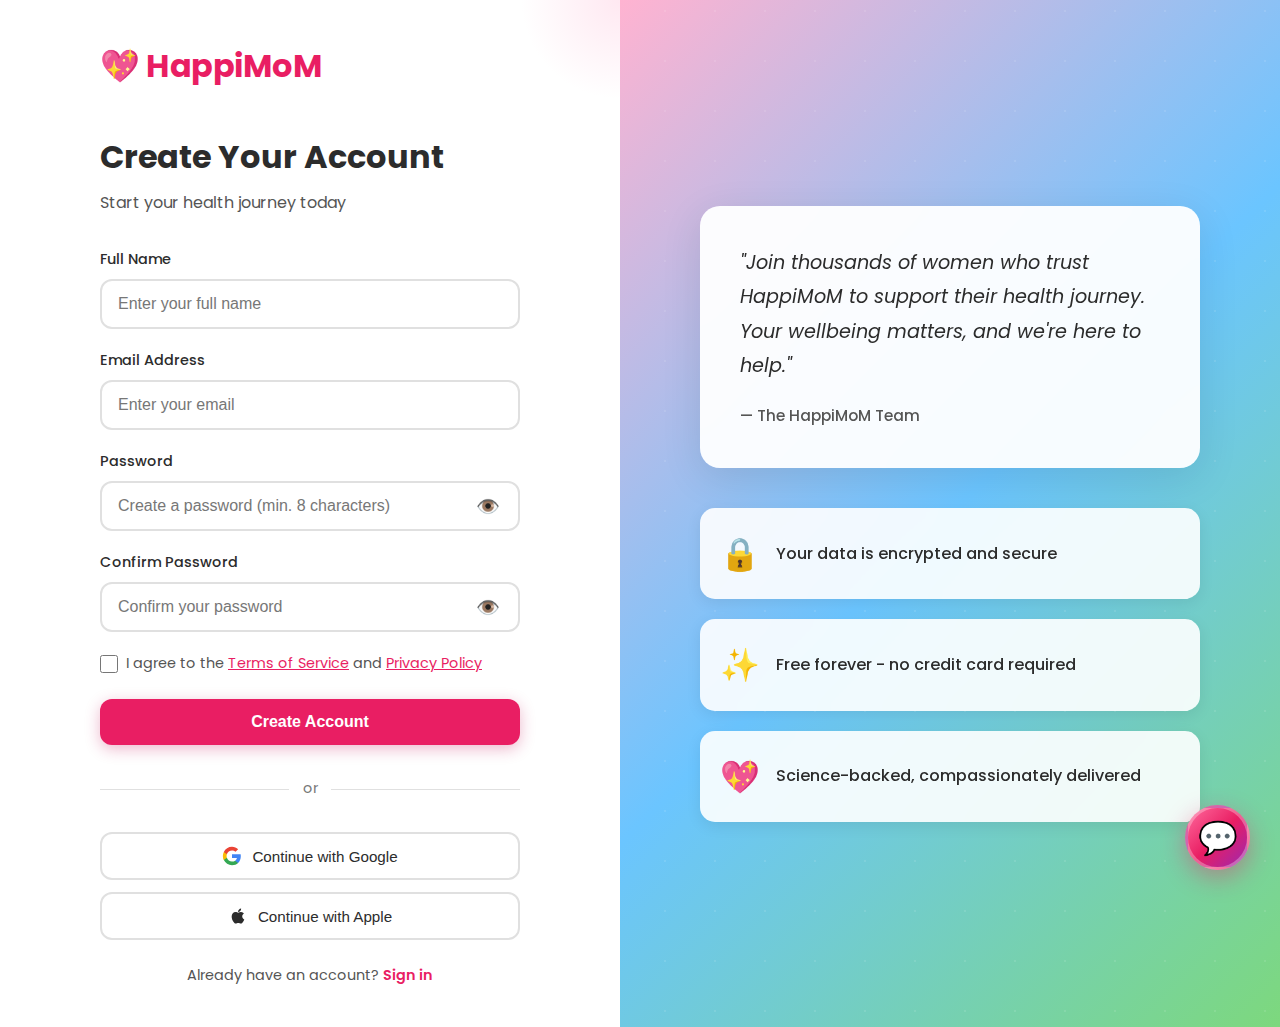
<file: signup.html>
<!DOCTYPE html>
<html lang="en">
<head>
    <meta charset="UTF-8">
    <meta name="viewport" content="width=device-width, initial-scale=1.0">
    <title>Sign Up - HappiMoM</title>
    <link rel="stylesheet" href="login-styles.css">
    <link rel="stylesheet" href="chatbot.css">
</head>
<body>
    <div class="login-container">
        <div class="login-left">
            <div class="login-content">
                <div class="logo">
                    <h1>💖 HappiMoM</h1>
                </div>
                <h2>Create Your Account</h2>
                <p class="subtitle">Start your health journey today</p>
                
                <form class="login-form" id="signupForm">
                    <div class="form-group">
                        <label for="name">Full Name</label>
                        <input 
                            type="text" 
                            id="name" 
                            name="name" 
                            placeholder="Enter your full name"
                            required
                            autocomplete="name"
                        >
                    </div>
                    
                    <div class="form-group">
                        <label for="email">Email Address</label>
                        <input 
                            type="email" 
                            id="email" 
                            name="email" 
                            placeholder="Enter your email"
                            required
                            autocomplete="email"
                        >
                    </div>
                    
                    <div class="form-group">
                        <label for="password">Password</label>
                        <div class="password-input-wrapper">
                            <input 
                                type="password" 
                                id="password" 
                                name="password" 
                                placeholder="Create a password (min. 8 characters)"
                                required
                                autocomplete="new-password"
                                minlength="8"
                            >
                            <button type="button" class="toggle-password" id="togglePassword" aria-label="Toggle password visibility">
                                <span class="eye-icon">👁️</span>
                            </button>
                        </div>
                    </div>
                    
                    <div class="form-group">
                        <label for="confirmPassword">Confirm Password</label>
                        <div class="password-input-wrapper">
                            <input 
                                type="password" 
                                id="confirmPassword" 
                                name="confirmPassword" 
                                placeholder="Confirm your password"
                                required
                                autocomplete="new-password"
                            >
                            <button type="button" class="toggle-password" id="toggleConfirmPassword" aria-label="Toggle password visibility">
                                <span class="eye-icon">👁️</span>
                            </button>
                        </div>
                    </div>
                    
                    <div class="form-options">
                        <label class="checkbox-label">
                            <input type="checkbox" id="terms" name="terms" required>
                            <span>I agree to the <a href="#" style="color: var(--deep-pink);">Terms of Service</a> and <a href="#" style="color: var(--deep-pink);">Privacy Policy</a></span>
                        </label>
                    </div>
                    
                    <button type="submit" class="btn-login">Create Account</button>
                </form>
                
                <div class="divider">
                    <span>or</span>
                </div>
                
                <div class="social-login">
                    <button class="btn-social btn-google">
                        <svg width="20" height="20" viewBox="0 0 24 24" fill="none">
                            <path d="M22.56 12.25c0-.78-.07-1.53-.2-2.25H12v4.26h5.92c-.26 1.37-1.04 2.53-2.21 3.31v2.77h3.57c2.08-1.92 3.28-4.74 3.28-8.09z" fill="#4285F4"/>
                            <path d="M12 23c2.97 0 5.46-.98 7.28-2.66l-3.57-2.77c-.98.66-2.23 1.06-3.71 1.06-2.86 0-5.29-1.93-6.16-4.53H2.18v2.84C3.99 20.53 7.7 23 12 23z" fill="#34A853"/>
                            <path d="M5.84 14.09c-.22-.66-.35-1.36-.35-2.09s.13-1.43.35-2.09V7.07H2.18C1.43 8.55 1 10.22 1 12s.43 3.45 1.18 4.93l2.85-2.22.81-.62z" fill="#FBBC05"/>
                            <path d="M12 5.38c1.62 0 3.06.56 4.21 1.64l3.15-3.15C17.45 2.09 14.97 1 12 1 7.7 1 3.99 3.47 2.18 7.07l3.66 2.84c.87-2.6 3.3-4.53 6.16-4.53z" fill="#EA4335"/>
                        </svg>
                        Continue with Google
                    </button>
                    <button class="btn-social btn-apple">
                        <svg width="20" height="20" viewBox="0 0 24 24" fill="currentColor">
                            <path d="M17.05 20.28c-.98.95-2.05.88-3.08.4-1.09-.5-2.08-.48-3.24 0-1.44.62-2.2.44-3.06-.4C2.79 15.25 3.51 7.59 9.05 7.31c1.35.07 2.29.74 3.08.8 1.18-.24 2.31-.93 3.57-.84 1.51.12 2.65.72 3.4 1.8-3.12 1.87-2.38 5.98.48 7.13-.57 1.5-1.31 2.99-2.54 4.09l.01-.01zM12.03 7.25c-.15-2.23 1.66-4.07 3.74-4.25.29 2.58-2.34 4.5-3.74 4.25z"/>
                        </svg>
                        Continue with Apple
                    </button>
                </div>
                
                <p class="signup-link">
                    Already have an account? <a href="login.html">Sign in</a>
                </p>
            </div>
        </div>
        
        <div class="login-right">
            <div class="right-content">
                <div class="quote-box">
                    <p class="quote">"Join thousands of women who trust HappiMoM to support their health journey. Your wellbeing matters, and we're here to help."</p>
                    <p class="quote-author">— The HappiMoM Team</p>
                </div>
                <div class="feature-highlights">
                    <div class="highlight-item">
                        <span class="highlight-icon">🔒</span>
                        <span>Your data is encrypted and secure</span>
                    </div>
                    <div class="highlight-item">
                        <span class="highlight-icon">✨</span>
                        <span>Free forever - no credit card required</span>
                    </div>
                    <div class="highlight-item">
                        <span class="highlight-icon">💖</span>
                        <span>Science-backed, compassionately delivered</span>
                    </div>
                </div>
            </div>
        </div>
    </div>
    
    <script>
        // Signup form validation
        document.addEventListener('DOMContentLoaded', function() {
            const signupForm = document.getElementById('signupForm');
            const passwordInput = document.getElementById('password');
            const confirmPasswordInput = document.getElementById('confirmPassword');
            const togglePassword = document.getElementById('togglePassword');
            const toggleConfirmPassword = document.getElementById('toggleConfirmPassword');
            
            // Toggle password visibility
            if (togglePassword && passwordInput) {
                togglePassword.addEventListener('click', function() {
                    const type = passwordInput.getAttribute('type') === 'password' ? 'text' : 'password';
                    passwordInput.setAttribute('type', type);
                    togglePassword.querySelector('.eye-icon').textContent = type === 'password' ? '👁️' : '🙈';
                });
            }
            
            if (toggleConfirmPassword && confirmPasswordInput) {
                toggleConfirmPassword.addEventListener('click', function() {
                    const type = confirmPasswordInput.getAttribute('type') === 'password' ? 'text' : 'password';
                    confirmPasswordInput.setAttribute('type', type);
                    toggleConfirmPassword.querySelector('.eye-icon').textContent = type === 'password' ? '👁️' : '🙈';
                });
            }
            
            // Password match validation
            confirmPasswordInput.addEventListener('input', function() {
                if (passwordInput.value !== confirmPasswordInput.value) {
                    confirmPasswordInput.setCustomValidity('Passwords do not match');
                } else {
                    confirmPasswordInput.setCustomValidity('');
                }
            });
            
            // Form submission
            if (signupForm) {
                signupForm.addEventListener('submit', function(e) {
                    e.preventDefault();
                    
                    if (passwordInput.value !== confirmPasswordInput.value) {
                        alert('Passwords do not match');
                        return;
                    }
                    
                    const submitButton = signupForm.querySelector('.btn-login');
                    submitButton.disabled = true;
                    submitButton.textContent = 'Creating account...';
                    
                    setTimeout(() => {
                        alert('Account created successfully! (This is a demo - replace with actual registration)');
                        submitButton.disabled = false;
                        submitButton.textContent = 'Create Account';
                        // window.location.href = 'login.html';
                    }, 1500);
                });
            }
        });
    </script>

    <!-- Chatbot -->
    <button id="chatbotButton">💬</button>
    <div id="chatbotWindow">
        <div class="chatbot-header">
            <h3>💖 HappiMoM Assistant</h3>
            <button class="close-btn" id="closeChat">×</button>
        </div>
        <div id="chatMessages"></div>
        <div class="chatbot-input-area">
            <input type="text" id="messageInput" placeholder="Ask me anything about HappiMoM...">
            <button id="sendMessage">➤</button>
        </div>
    </div>

    <script src="chatbot.js"></script>
</body>
</html>
</file>
<file: chatbot.css>
/* Chatbot Styles - Beautiful & Attractive Theme */
@import url('https://fonts.googleapis.com/css2?family=Quicksand:wght@300;400;500;600;700&family=Comfortaa:wght@300;400;500;600;700&family=Poppins:wght@300;400;500;600;700;800&display=swap');

#chatbotButton {
    position: fixed;
    bottom: 30px;
    right: 30px;
    width: 65px;
    height: 65px;
    border-radius: 50%;
    background: linear-gradient(135deg, #ff6b9d 0%, #e91e63 50%, #9c27b0 100%);
    border: 3px solid rgba(255, 255, 255, 0.3);
    box-shadow: 0 8px 25px rgba(233, 30, 99, 0.4), 0 0 0 0 rgba(233, 30, 99, 0.7);
    cursor: pointer;
    z-index: 9998;
    display: flex;
    align-items: center;
    justify-content: center;
    font-size: 32px;
    transition: all 0.4s cubic-bezier(0.68, -0.55, 0.265, 1.55);
    animation: pulse-glow 2.5s infinite;
}

#chatbotButton:hover {
    transform: scale(1.15) rotate(5deg);
    box-shadow: 0 12px 35px rgba(233, 30, 99, 0.6), 0 0 0 8px rgba(233, 30, 99, 0.1);
}

#chatbotButton:active {
    transform: scale(1.05) rotate(-5deg);
}

@keyframes pulse-glow {
    0%, 100% {
        box-shadow: 0 8px 25px rgba(233, 30, 99, 0.4), 0 0 0 0 rgba(233, 30, 99, 0.7);
    }
    50% {
        box-shadow: 0 8px 30px rgba(233, 30, 99, 0.6), 0 0 0 4px rgba(233, 30, 99, 0.2);
    }
}

#chatbotWindow {
    position: fixed;
    bottom: 110px;
    right: 30px;
    width: 400px;
    height: 650px;
    background: linear-gradient(145deg, #ffffff 0%, #f8f9fa 100%);
    border-radius: 25px;
    box-shadow: 0 20px 60px rgba(0, 0, 0, 0.3), 0 0 0 1px rgba(233, 30, 99, 0.1);
    z-index: 9999;
    display: flex;
    flex-direction: column;
    opacity: 0;
    transform: translateY(30px) scale(0.85);
    pointer-events: none;
    transition: all 0.4s cubic-bezier(0.68, -0.55, 0.265, 1.55);
    overflow: hidden;
    border: 2px solid rgba(255, 107, 157, 0.2);
}

#chatbotWindow.active {
    opacity: 1;
    transform: translateY(0) scale(1);
    pointer-events: all;
}

.chatbot-header {
    background: linear-gradient(135deg, #ff6b9d 0%, #e91e63 50%, #9c27b0 100%);
    padding: 25px 20px;
    color: white;
    display: flex;
    justify-content: space-between;
    align-items: center;
    border-radius: 25px 25px 0 0;
    box-shadow: 0 4px 15px rgba(233, 30, 99, 0.3);
    position: relative;
    overflow: hidden;
}

.chatbot-header::before {
    content: '';
    position: absolute;
    top: -50%;
    left: -50%;
    width: 200%;
    height: 200%;
    background: radial-gradient(circle, rgba(255, 255, 255, 0.1) 0%, transparent 70%);
    animation: shimmer 3s infinite;
}

@keyframes shimmer {
    0% { transform: rotate(0deg); }
    100% { transform: rotate(360deg); }
}

.chatbot-header h3 {
    margin: 0;
    font-size: 1.3rem;
    font-weight: 700;
    font-family: 'Comfortaa', 'Quicksand', 'Poppins', sans-serif;
    text-shadow: 0 2px 10px rgba(0, 0, 0, 0.2);
    letter-spacing: 0.5px;
    position: relative;
    z-index: 1;
}

.chatbot-header .close-btn {
    background: rgba(255, 255, 255, 0.25);
    backdrop-filter: blur(10px);
    border: 2px solid rgba(255, 255, 255, 0.3);
    color: white;
    width: 35px;
    height: 35px;
    border-radius: 50%;
    cursor: pointer;
    font-size: 20px;
    display: flex;
    align-items: center;
    justify-content: center;
    transition: all 0.3s cubic-bezier(0.68, -0.55, 0.265, 1.55);
    font-weight: bold;
    position: relative;
    z-index: 1;
}

.chatbot-header .close-btn:hover {
    background: rgba(255, 255, 255, 0.4);
    transform: rotate(90deg) scale(1.1);
    box-shadow: 0 4px 15px rgba(0, 0, 0, 0.2);
}

#chatMessages {
    flex: 1;
    overflow-y: auto;
    padding: 25px 20px;
    background: linear-gradient(to bottom, #f8f9fa 0%, #ffffff 100%);
    display: flex;
    flex-direction: column;
    gap: 18px;
}

#chatMessages::-webkit-scrollbar {
    width: 8px;
}

#chatMessages::-webkit-scrollbar-track {
    background: #f1f1f1;
    border-radius: 10px;
}

#chatMessages::-webkit-scrollbar-thumb {
    background: linear-gradient(135deg, #ff6b9d 0%, #e91e63 100%);
    border-radius: 10px;
}

#chatMessages::-webkit-scrollbar-thumb:hover {
    background: linear-gradient(135deg, #e91e63 0%, #9c27b0 100%);
}

.message {
    display: flex;
    max-width: 85%;
    animation: slideInBounce 0.5s cubic-bezier(0.68, -0.55, 0.265, 1.55);
}

@keyframes slideInBounce {
    from {
        opacity: 0;
        transform: translateY(20px) scale(0.9);
    }
    to {
        opacity: 1;
        transform: translateY(0) scale(1);
    }
}

.user-message {
    align-self: flex-end;
    margin-left: auto;
}

.bot-message {
    align-self: flex-start;
}

.message-content {
    padding: 14px 18px;
    border-radius: 20px;
    font-size: 0.98rem;
    line-height: 1.6;
    font-family: 'Quicksand', 'Comfortaa', 'Poppins', sans-serif;
    word-wrap: break-word;
    font-weight: 500;
    box-shadow: 0 2px 10px rgba(0, 0, 0, 0.08);
}

.user-message .message-content {
    background: linear-gradient(135deg, #ff6b9d 0%, #e91e63 50%, #9c27b0 100%);
    color: white;
    border-bottom-right-radius: 5px;
    box-shadow: 0 4px 15px rgba(233, 30, 99, 0.3);
    font-weight: 600;
}

.bot-message .message-content {
    background: linear-gradient(145deg, #ffffff 0%, #f8f9fa 100%);
    color: #2c2c2c;
    border-bottom-left-radius: 5px;
    box-shadow: 0 3px 12px rgba(0, 0, 0, 0.1);
    border: 1px solid rgba(233, 30, 99, 0.1);
}

.typing-indicator .message-content {
    display: flex;
    gap: 6px;
    padding: 18px 22px;
    background: linear-gradient(145deg, #ffffff 0%, #f8f9fa 100%);
    border: 1px solid rgba(233, 30, 99, 0.1);
}

.typing-indicator .message-content span {
    width: 10px;
    height: 10px;
    border-radius: 50%;
    background: linear-gradient(135deg, #ff6b9d 0%, #e91e63 100%);
    animation: typing-bounce 1.4s infinite;
    box-shadow: 0 2px 5px rgba(233, 30, 99, 0.3);
}

.typing-indicator .message-content span:nth-child(2) {
    animation-delay: 0.2s;
}

.typing-indicator .message-content span:nth-child(3) {
    animation-delay: 0.4s;
}

@keyframes typing-bounce {
    0%, 60%, 100% {
        transform: translateY(0) scale(1);
        opacity: 0.7;
    }
    30% {
        transform: translateY(-12px) scale(1.1);
        opacity: 1;
    }
}

.chatbot-input-area {
    padding: 20px;
    background: linear-gradient(to top, #ffffff 0%, #f8f9fa 100%);
    border-top: 2px solid rgba(233, 30, 99, 0.1);
    display: flex;
    gap: 12px;
    border-radius: 0 0 25px 25px;
    box-shadow: 0 -4px 15px rgba(0, 0, 0, 0.05);
}

#messageInput {
    flex: 1;
    padding: 14px 20px;
    border: 2px solid rgba(233, 30, 99, 0.2);
    border-radius: 30px;
    font-size: 1rem;
    font-family: 'Quicksand', 'Comfortaa', 'Poppins', sans-serif;
    outline: none;
    transition: all 0.3s ease;
    background: #ffffff;
    color: #2c2c2c;
    font-weight: 500;
}

#messageInput::placeholder {
    color: #999;
    font-weight: 400;
}

#messageInput:focus {
    border-color: #e91e63;
    box-shadow: 0 0 0 4px rgba(233, 30, 99, 0.15), 0 4px 15px rgba(233, 30, 99, 0.2);
    transform: translateY(-2px);
}

#sendMessage {
    width: 50px;
    height: 50px;
    border-radius: 50%;
    background: linear-gradient(135deg, #ff6b9d 0%, #e91e63 50%, #9c27b0 100%);
    border: none;
    color: white;
    cursor: pointer;
    display: flex;
    align-items: center;
    justify-content: center;
    font-size: 20px;
    transition: all 0.3s cubic-bezier(0.68, -0.55, 0.265, 1.55);
    box-shadow: 0 4px 15px rgba(233, 30, 99, 0.4);
    font-weight: bold;
}

#sendMessage:hover {
    transform: scale(1.15) rotate(15deg);
    box-shadow: 0 6px 20px rgba(233, 30, 99, 0.5);
}

#sendMessage:active {
    transform: scale(1.05) rotate(-15deg);
}

/* Responsive Design */
@media (max-width: 768px) {
    #chatbotWindow {
        width: calc(100% - 40px);
        right: 20px;
        left: 20px;
        height: calc(100vh - 140px);
        bottom: 100px;
    }

    #chatbotButton {
        bottom: 20px;
        right: 20px;
        width: 60px;
        height: 60px;
        font-size: 28px;
    }
}

@media (max-width: 480px) {
    #chatbotWindow {
        width: calc(100% - 20px);
        right: 10px;
        left: 10px;
        height: calc(100vh - 120px);
        border-radius: 20px;
    }
    
    .chatbot-header {
        border-radius: 20px 20px 0 0;
        padding: 20px 15px;
    }
    
    .chatbot-header h3 {
        font-size: 1.1rem;
    }
}
</file>
<file: styles.css>
/* Reset and Base Styles */
@import url('https://fonts.googleapis.com/css2?family=Poppins:wght@300;400;500;600;700;800&family=Nunito:wght@300;400;600;700;800&display=swap');

* {
    margin: 0;
    padding: 0;
    box-sizing: border-box;
}

:root {
    /* Vibrant, attractive color palette */
    --primary-pink: #ff6b9d;
    --soft-pink: #ffb3d1;
    --calm-blue: #6bc5ff;
    --nurturing-green: #7dd87d;
    --warm-cream: #fff8f5;
    --deep-pink: #e91e63;
    --soft-purple: #ba68c8;
    --vibrant-purple: #9c27b0;
    --text-dark: #2c2c2c;
    --text-medium: #555;
    --text-light: #777;
    --white: #ffffff;
    --shadow: rgba(233, 30, 99, 0.15);
    --shadow-hover: rgba(233, 30, 99, 0.25);
    --gradient-primary: linear-gradient(135deg, #ff6b9d 0%, #e91e63 50%, #9c27b0 100%);
    --gradient-soft: linear-gradient(135deg, #ffb3d1 0%, #6bc5ff 50%, #7dd87d 100%);
}

body {
    font-family: 'Poppins', 'Nunito', -apple-system, BlinkMacSystemFont, 'Segoe UI', Roboto, sans-serif;
    line-height: 1.7;
    color: var(--text-dark);
    background: linear-gradient(180deg, var(--warm-cream) 0%, #ffffff 100%);
    font-weight: 400;
}

.container {
    max-width: 1200px;
    margin: 0 auto;
    padding: 0 20px;
}

/* Hero Section */
.hero {
    background: var(--gradient-soft);
    padding: 100px 20px;
    text-align: center;
    position: relative;
    overflow: hidden;
}

.hero::before {
    content: '';
    position: absolute;
    top: 0;
    left: 0;
    right: 0;
    bottom: 0;
    background: url('data:image/svg+xml,<svg xmlns="http://www.w3.org/2000/svg" viewBox="0 0 100 100"><circle cx="50" cy="50" r="2" fill="rgba(255,255,255,0.1)"/></svg>') repeat;
    opacity: 0.3;
}

.hero .container {
    position: relative;
    z-index: 1;
}

.hero-headline {
    font-size: 3rem;
    font-weight: 700;
    color: var(--text-dark);
    margin-bottom: 20px;
    line-height: 1.2;
    font-family: 'Poppins', sans-serif;
    text-shadow: 0 2px 10px rgba(255, 255, 255, 0.3);
}

.hero-subtext {
    font-size: 1.3rem;
    color: var(--text-medium);
    font-style: italic;
    margin-bottom: 40px;
    max-width: 800px;
    margin-left: auto;
    margin-right: auto;
}

.cta-buttons {
    display: flex;
    gap: 20px;
    justify-content: center;
    flex-wrap: wrap;
}

.btn {
    padding: 16px 32px;
    border-radius: 50px;
    text-decoration: none;
    font-weight: 600;
    font-size: 1.1rem;
    transition: all 0.3s ease;
    display: inline-block;
    border: 2px solid transparent;
}

.btn-primary {
    background: var(--gradient-primary);
    color: var(--white);
    box-shadow: 0 4px 15px var(--shadow);
    font-family: 'Poppins', sans-serif;
    font-weight: 600;
}

.btn-primary:hover {
    background: #a0144a;
    transform: translateY(-2px);
    box-shadow: 0 6px 20px var(--shadow-hover);
}

.btn-secondary {
    background: var(--white);
    color: var(--deep-pink);
    border: 2px solid var(--deep-pink);
}

.btn-secondary:hover {
    background: var(--soft-pink);
    transform: translateY(-2px);
}

/* Purpose Section */
.purpose {
    padding: 60px 20px;
    background: var(--white);
}

.purpose-text {
    font-size: 1.2rem;
    line-height: 1.8;
    color: var(--text-medium);
    max-width: 900px;
    margin: 0 auto;
    text-align: center;
}

/* Features Section */
.features {
    padding: 80px 20px;
}

.primary-features {
    background: var(--white);
}

.secondary-features {
    background: var(--warm-cream);
}

.section-title {
    font-size: 2.5rem;
    text-align: center;
    margin-bottom: 60px;
    color: var(--text-dark);
    font-weight: 700;
}

.feature-card {
    background: var(--white);
    border-radius: 20px;
    padding: 40px;
    margin-bottom: 30px;
    box-shadow: 0 4px 20px var(--shadow);
    transition: transform 0.3s ease, box-shadow 0.3s ease;
    border-left: 5px solid var(--deep-pink);
}

.feature-card:hover {
    transform: translateY(-5px);
    box-shadow: 0 8px 30px var(--shadow-hover);
}

.feature-icon {
    font-size: 3rem;
    margin-bottom: 15px;
}

.feature-card h3 {
    font-size: 1.8rem;
    color: var(--text-dark);
    margin-bottom: 10px;
}

.feature-subtitle {
    font-size: 1.1rem;
    color: var(--text-medium);
    font-style: italic;
    margin-bottom: 20px;
}

.feature-card ul {
    list-style: none;
    padding-left: 0;
}

.feature-card li {
    padding: 10px 0;
    padding-left: 25px;
    position: relative;
    color: var(--text-medium);
}

.feature-card li::before {
    content: '✓';
    position: absolute;
    left: 0;
    color: var(--deep-pink);
    font-weight: bold;
    font-size: 1.2rem;
}

.feature-card li strong {
    color: var(--text-dark);
}

/* Secondary Features Grid */
.feature-grid {
    display: grid;
    grid-template-columns: repeat(auto-fit, minmax(300px, 1fr));
    gap: 30px;
}

.feature-card-small {
    background: var(--white);
    border-radius: 15px;
    padding: 30px;
    box-shadow: 0 4px 15px var(--shadow);
    transition: transform 0.3s ease, box-shadow 0.3s ease;
    border-top: 4px solid var(--soft-purple);
}

.feature-card-small:hover {
    transform: translateY(-5px);
    box-shadow: 0 8px 25px var(--shadow-hover);
}

.feature-card-small .feature-icon {
    font-size: 2.5rem;
    margin-bottom: 15px;
}

.feature-card-small h3 {
    font-size: 1.5rem;
    color: var(--text-dark);
    margin-bottom: 8px;
}

.feature-card-small .feature-subtitle {
    font-size: 1rem;
    margin-bottom: 15px;
}

.feature-card-small ul {
    list-style: none;
    padding-left: 0;
}

.feature-card-small li {
    padding: 8px 0;
    padding-left: 20px;
    position: relative;
    color: var(--text-medium);
    font-size: 0.95rem;
}

.feature-card-small li::before {
    content: '•';
    position: absolute;
    left: 0;
    color: var(--soft-purple);
    font-weight: bold;
    font-size: 1.2rem;
}

/* Trust & Safety Section */
.trust-safety {
    padding: 80px 20px;
    background: linear-gradient(180deg, var(--calm-blue) 0%, var(--nurturing-green) 100%);
}

.trust-grid {
    display: grid;
    grid-template-columns: repeat(auto-fit, minmax(300px, 1fr));
    gap: 30px;
}

.trust-card {
    background: var(--white);
    border-radius: 15px;
    padding: 35px;
    box-shadow: 0 4px 20px var(--shadow);
}

.trust-card h3 {
    font-size: 1.5rem;
    color: var(--text-dark);
    margin-bottom: 15px;
}

.trust-card p {
    color: var(--text-medium);
    margin-bottom: 15px;
    line-height: 1.8;
}

/* Final CTA Section */
.final-cta {
    padding: 80px 20px;
    background: linear-gradient(135deg, var(--deep-pink) 0%, var(--soft-purple) 100%);
    text-align: center;
    color: var(--white);
}

.final-cta h2 {
    font-size: 2.5rem;
    margin-bottom: 20px;
}

.final-cta > .container > p {
    font-size: 1.2rem;
    margin-bottom: 40px;
    opacity: 0.95;
}

.cta-note {
    margin-top: 20px;
    font-size: 0.9rem;
    opacity: 0.9;
}

.final-cta .btn-primary {
    background: var(--white);
    color: var(--deep-pink);
}

.final-cta .btn-primary:hover {
    background: var(--warm-cream);
}

.final-cta .btn-secondary {
    background: transparent;
    color: var(--white);
    border: 2px solid var(--white);
}

.final-cta .btn-secondary:hover {
    background: rgba(255, 255, 255, 0.2);
}

/* Footer */
footer {
    background: var(--text-dark);
    color: var(--white);
    padding: 30px 20px;
    text-align: center;
}

footer p {
    opacity: 0.8;
}

/* Responsive Design */
@media (max-width: 768px) {
    .hero-headline {
        font-size: 2rem;
    }

    .hero-subtext {
        font-size: 1.1rem;
    }

    .section-title {
        font-size: 2rem;
    }

    .feature-card {
        padding: 25px;
    }

    .feature-grid {
        grid-template-columns: 1fr;
    }

    .trust-grid {
        grid-template-columns: 1fr;
    }

    .cta-buttons {
        flex-direction: column;
        align-items: center;
    }

    .btn {
        width: 100%;
        max-width: 300px;
    }
}

@media (max-width: 480px) {
    .hero {
        padding: 60px 20px;
    }

    .hero-headline {
        font-size: 1.6rem;
    }

    .purpose-text {
        font-size: 1rem;
    }
}
</file>
<file: baby-styles.css>
/* Reset and Base Styles */
@import url('https://fonts.googleapis.com/css2?family=Poppins:wght@300;400;500;600;700;800&family=Nunito:wght@300;400;600;700;800&display=swap');

* {
    margin: 0;
    padding: 0;
    box-sizing: border-box;
}

:root {
    /* Vibrant, attractive color palette */
    --primary-pink: #ff6b9d;
    --soft-pink: #ffb3d1;
    --calm-blue: #6bc5ff;
    --nurturing-green: #7dd87d;
    --warm-cream: #fff8f5;
    --deep-pink: #e91e63;
    --soft-purple: #ba68c8;
    --vibrant-purple: #9c27b0;
    --text-dark: #2c2c2c;
    --text-medium: #555;
    --text-light: #777;
    --white: #ffffff;
    --shadow: rgba(233, 30, 99, 0.15);
    --shadow-hover: rgba(233, 30, 99, 0.25);
    --baby-blue: #6bc5ff;
    --mother-pink: #ffb3d1;
    --gradient-primary: linear-gradient(135deg, #ff6b9d 0%, #e91e63 50%, #9c27b0 100%);
}

body {
    font-family: 'Poppins', 'Nunito', -apple-system, BlinkMacSystemFont, 'Segoe UI', Roboto, sans-serif;
    line-height: 1.6;
    color: var(--text-dark);
    background: var(--warm-cream);
    min-height: 100vh;
    font-weight: 400;
}

.container {
    max-width: 1200px;
    margin: 0 auto;
    padding: 20px;
}

/* Header */
.main-header {
    background: var(--white);
    box-shadow: 0 2px 10px var(--shadow);
    position: sticky;
    top: 0;
    z-index: 1000;
}

.header-container {
    max-width: 1200px;
    margin: 0 auto;
    padding: 15px 20px;
    display: flex;
    justify-content: space-between;
    align-items: center;
}

.logo h1 {
    font-size: 1.5rem;
    color: var(--deep-pink);
    font-weight: 700;
}

.main-nav {
    display: flex;
    gap: 30px;
}

.nav-link {
    text-decoration: none;
    color: var(--text-medium);
    font-weight: 500;
    transition: color 0.3s ease;
    padding: 5px 0;
}

.nav-link:hover,
.nav-link.active {
    color: var(--deep-pink);
    border-bottom: 2px solid var(--deep-pink);
}

.user-btn {
    background: var(--soft-pink);
    border: none;
    width: 40px;
    height: 40px;
    border-radius: 50%;
    font-size: 1.2rem;
    cursor: pointer;
    transition: all 0.3s ease;
}

.user-btn:hover {
    background: var(--deep-pink);
    color: var(--white);
}

/* Welcome Section */
.welcome-section {
    margin: 30px 0;
    text-align: center;
}

.welcome-section h2 {
    font-size: 2.5rem;
    color: var(--text-dark);
    margin-bottom: 8px;
}

.welcome-section p {
    color: var(--text-medium);
    font-size: 1.2rem;
}

/* Baby Info Section */
.baby-info-section {
    margin: 30px 0;
}

.baby-info-card {
    background: var(--gradient-primary);
    border-radius: 20px;
    padding: 30px;
    display: flex;
    align-items: center;
    gap: 20px;
    box-shadow: 0 4px 20px var(--shadow);
}

.baby-info-icon {
    font-size: 3rem;
}

.baby-info-content {
    flex: 1;
}

.baby-info-content h3 {
    font-size: 1rem;
    color: var(--text-medium);
    margin-bottom: 8px;
}

.baby-age {
    font-size: 1.8rem;
    font-weight: 700;
    color: var(--deep-pink);
    margin-bottom: 5px;
}

.baby-birth-date {
    color: var(--text-medium);
    font-size: 0.9rem;
}

.btn-edit {
    background: var(--white);
    border: 2px solid var(--deep-pink);
    color: var(--deep-pink);
    padding: 10px 20px;
    border-radius: 10px;
    cursor: pointer;
    font-weight: 600;
    transition: all 0.3s ease;
}

.btn-edit:hover {
    background: var(--deep-pink);
    color: var(--white);
}

/* Section Header */
.section-header {
    margin-bottom: 25px;
}

.section-header h3 {
    font-size: 1.8rem;
    color: var(--text-dark);
    margin-bottom: 5px;
}

.section-header p {
    color: var(--text-medium);
    font-size: 0.95rem;
}

/* Wellness Dashboard */
.wellness-dashboard-section {
    margin: 40px 0;
}

.dashboard-grid {
    display: grid;
    grid-template-columns: repeat(auto-fit, minmax(200px, 1fr));
    gap: 20px;
}

.dashboard-card {
    background: var(--white);
    border-radius: 15px;
    padding: 25px;
    box-shadow: 0 2px 10px var(--shadow);
    text-align: center;
    border-top: 4px solid var(--baby-blue);
}

.dashboard-icon {
    font-size: 2.5rem;
    margin-bottom: 15px;
}

.dashboard-card h4 {
    color: var(--text-dark);
    margin-bottom: 10px;
    font-size: 1rem;
}

.dashboard-value {
    color: var(--deep-pink);
    font-weight: 700;
    font-size: 1.3rem;
}

/* Growth Charts Section */
.growth-charts-section {
    margin: 40px 0;
}

.growth-charts-grid {
    display: grid;
    grid-template-columns: repeat(auto-fit, minmax(250px, 1fr));
    gap: 20px;
}

.growth-chart-card {
    background: var(--white);
    border-radius: 20px;
    padding: 30px;
    box-shadow: 0 4px 20px var(--shadow);
    border-top: 4px solid var(--baby-blue);
}

.chart-header {
    display: flex;
    align-items: center;
    gap: 15px;
    margin-bottom: 20px;
    padding-bottom: 15px;
    border-bottom: 2px solid var(--warm-cream);
}

.chart-icon {
    font-size: 2rem;
}

.chart-header h4 {
    font-size: 1.3rem;
    color: var(--text-dark);
}

.chart-content {
    text-align: center;
    margin-bottom: 20px;
}

.current-value {
    font-size: 2rem;
    font-weight: 700;
    color: var(--deep-pink);
    margin-bottom: 5px;
}

.chart-label {
    color: var(--text-medium);
    font-size: 0.9rem;
    margin-bottom: 5px;
}

.chart-percentile {
    color: var(--text-light);
    font-size: 0.85rem;
}

.btn-log {
    width: 100%;
    padding: 12px;
    background: var(--deep-pink);
    color: var(--white);
    border: none;
    border-radius: 10px;
    cursor: pointer;
    font-weight: 600;
    transition: all 0.3s ease;
}

.btn-log:hover {
    background: #a0144a;
    transform: translateY(-2px);
    box-shadow: 0 4px 15px rgba(194, 24, 91, 0.3);
}

/* Milestones Section */
.milestones-section {
    margin: 40px 0;
}

.milestones-grid {
    display: grid;
    grid-template-columns: repeat(auto-fit, minmax(200px, 1fr));
    gap: 20px;
    margin-bottom: 25px;
}

.milestone-card {
    background: var(--white);
    border-radius: 15px;
    padding: 25px;
    box-shadow: 0 2px 10px var(--shadow);
    text-align: center;
    border-top: 4px solid var(--nurturing-green);
}

.milestone-icon {
    font-size: 3rem;
    margin-bottom: 15px;
}

.milestone-card h4 {
    color: var(--text-dark);
    margin-bottom: 10px;
    font-size: 1.1rem;
}

.milestone-date {
    color: var(--text-medium);
    font-size: 0.9rem;
    margin-bottom: 10px;
}

.milestone-notes {
    color: var(--text-light);
    font-size: 0.85rem;
    font-style: italic;
}

.btn-add-milestone {
    background: var(--deep-pink);
    color: var(--white);
    border: none;
    padding: 12px 24px;
    border-radius: 10px;
    cursor: pointer;
    font-weight: 600;
    transition: all 0.3s ease;
    display: block;
    margin: 0 auto;
}

.btn-add-milestone:hover {
    background: #a0144a;
    transform: translateY(-2px);
    box-shadow: 0 4px 15px rgba(194, 24, 91, 0.3);
}

/* Vaccination Section */
.vaccination-section {
    margin: 40px 0;
}

.vaccination-list {
    display: flex;
    flex-direction: column;
    gap: 15px;
}

.vaccination-item {
    background: var(--white);
    border-radius: 15px;
    padding: 20px;
    box-shadow: 0 2px 10px var(--shadow);
    display: flex;
    align-items: center;
    gap: 20px;
    border-left: 4px solid var(--calm-blue);
}

.vaccination-item.completed {
    border-left-color: var(--nurturing-green);
    opacity: 0.8;
}

.vaccination-item.overdue {
    border-left-color: #f44336;
}

.vaccination-item.due {
    border-left-color: #ff9800;
}

.vaccination-icon {
    font-size: 2rem;
}

.vaccination-content {
    flex: 1;
}

.vaccination-content h4 {
    color: var(--text-dark);
    margin-bottom: 5px;
}

.vaccination-content p {
    color: var(--text-medium);
    font-size: 0.9rem;
}

.vaccination-status {
    padding: 8px 16px;
    border-radius: 20px;
    font-size: 0.85rem;
    font-weight: 600;
}

.vaccination-status.completed {
    background: var(--nurturing-green);
    color: #2e7d32;
}

.vaccination-status.overdue {
    background: #ffebee;
    color: #c62828;
}

.vaccination-status.due {
    background: #fff3e0;
    color: #e65100;
}

.vaccination-status.upcoming {
    background: var(--calm-blue);
    color: #1565c0;
}

/* Feeding & Sleep Section */
.feeding-sleep-section {
    margin: 40px 0;
}

.feeding-sleep-grid {
    display: grid;
    grid-template-columns: repeat(auto-fit, minmax(300px, 1fr));
    gap: 25px;
}

.feeding-card,
.sleep-card {
    background: var(--white);
    border-radius: 20px;
    padding: 30px;
    box-shadow: 0 4px 20px var(--shadow);
}

.feeding-card {
    border-top: 4px solid var(--baby-blue);
}

.sleep-card {
    border-top: 4px solid var(--soft-purple);
}

.card-header {
    display: flex;
    align-items: center;
    gap: 15px;
    margin-bottom: 20px;
    padding-bottom: 15px;
    border-bottom: 2px solid var(--warm-cream);
}

.card-icon {
    font-size: 2rem;
}

.card-header h4 {
    font-size: 1.3rem;
    color: var(--text-dark);
}

.feeding-stats,
.sleep-stats {
    display: flex;
    gap: 30px;
    margin-bottom: 20px;
    justify-content: center;
}

.stat-item {
    text-align: center;
}

.stat-label {
    display: block;
    font-size: 0.85rem;
    color: var(--text-medium);
    margin-bottom: 5px;
}

.stat-value {
    display: block;
    font-size: 1.5rem;
    font-weight: 700;
    color: var(--deep-pink);
}

/* Diaper Section */
.diaper-section {
    margin: 40px 0;
}

.diaper-stats-grid {
    display: grid;
    grid-template-columns: repeat(auto-fit, minmax(200px, 1fr));
    gap: 20px;
    margin-bottom: 25px;
}

.diaper-stat-card {
    background: var(--white);
    border-radius: 15px;
    padding: 25px;
    box-shadow: 0 2px 10px var(--shadow);
    display: flex;
    align-items: center;
    gap: 20px;
    border-top: 4px solid var(--nurturing-green);
}

.diaper-icon {
    font-size: 3rem;
}

.diaper-stat-content {
    flex: 1;
}

.diaper-stat-content h4 {
    color: var(--text-dark);
    margin-bottom: 10px;
    font-size: 1.1rem;
}

.diaper-count {
    font-size: 2rem;
    font-weight: 700;
    color: var(--deep-pink);
    margin-bottom: 5px;
}

.diaper-label {
    color: var(--text-medium);
    font-size: 0.9rem;
}

/* Quick Actions */
.quick-actions {
    margin: 40px 0;
}

.quick-actions h3 {
    font-size: 1.8rem;
    color: var(--text-dark);
    margin-bottom: 20px;
}

.action-buttons {
    display: grid;
    grid-template-columns: repeat(auto-fit, minmax(150px, 1fr));
    gap: 15px;
}

.action-btn {
    background: var(--white);
    border: 2px solid var(--soft-pink);
    border-radius: 15px;
    padding: 20px;
    display: flex;
    flex-direction: column;
    align-items: center;
    gap: 10px;
    cursor: pointer;
    transition: all 0.3s ease;
    font-size: 1rem;
    font-weight: 500;
    color: var(--text-dark);
}

.action-btn:hover {
    background: var(--deep-pink);
    color: var(--white);
    border-color: var(--deep-pink);
    transform: translateY(-3px);
    box-shadow: 0 6px 20px var(--shadow-hover);
}

.btn-icon {
    font-size: 2rem;
}

/* Modal Styles */
.modal {
    display: none;
    position: fixed;
    z-index: 2000;
    left: 0;
    top: 0;
    width: 100%;
    height: 100%;
    background: rgba(0, 0, 0, 0.5);
    backdrop-filter: blur(5px);
}

.modal-content {
    background: var(--white);
    margin: 5% auto;
    padding: 30px;
    border-radius: 20px;
    width: 90%;
    max-width: 500px;
    position: relative;
    box-shadow: 0 10px 40px rgba(0, 0, 0, 0.2);
    max-height: 90vh;
    overflow-y: auto;
}

.close-modal {
    position: absolute;
    right: 20px;
    top: 20px;
    font-size: 2rem;
    cursor: pointer;
    color: var(--text-medium);
    transition: color 0.3s ease;
}

.close-modal:hover {
    color: var(--deep-pink);
}

.modal-content h3 {
    font-size: 1.5rem;
    color: var(--text-dark);
    margin-bottom: 20px;
}

.form-group {
    margin-bottom: 20px;
}

.form-group label {
    display: block;
    margin-bottom: 8px;
    color: var(--text-dark);
    font-weight: 500;
}

.form-group input,
.form-group select,
.form-group textarea {
    width: 100%;
    padding: 12px;
    border: 2px solid var(--warm-cream);
    border-radius: 10px;
    font-size: 1rem;
    transition: border-color 0.3s ease;
    font-family: inherit;
}

.form-group input:focus,
.form-group select:focus,
.form-group textarea:focus {
    outline: none;
    border-color: var(--deep-pink);
}

.btn-primary {
    width: 100%;
    padding: 14px;
    background: var(--deep-pink);
    color: var(--white);
    border: none;
    border-radius: 10px;
    font-size: 1rem;
    font-weight: 600;
    cursor: pointer;
    transition: all 0.3s ease;
}

.btn-primary:hover {
    background: #a0144a;
    transform: translateY(-2px);
    box-shadow: 0 4px 15px rgba(194, 24, 91, 0.3);
}

/* Responsive Design */
@media (max-width: 768px) {
    .main-nav {
        display: none;
    }

    .baby-info-card {
        flex-direction: column;
        text-align: center;
    }

    .growth-charts-grid,
    .milestones-grid,
    .dashboard-grid {
        grid-template-columns: 1fr;
    }

    .feeding-sleep-grid {
        grid-template-columns: 1fr;
    }

    .action-buttons {
        grid-template-columns: repeat(2, 1fr);
    }
}

@media (max-width: 480px) {
    .container {
        padding: 10px;
    }

    .welcome-section h2 {
        font-size: 1.8rem;
    }
}
</file>
<file: calendar-styles.css>
/* Reset and Base Styles */
@import url('https://fonts.googleapis.com/css2?family=Poppins:wght@300;400;500;600;700;800&family=Nunito:wght@300;400;600;700;800&display=swap');

* {
    margin: 0;
    padding: 0;
    box-sizing: border-box;
}

:root {
    /* Vibrant, attractive color palette */
    --primary-pink: #ff6b9d;
    --soft-pink: #ffb3d1;
    --calm-blue: #6bc5ff;
    --nurturing-green: #7dd87d;
    --warm-cream: #fff8f5;
    --deep-pink: #e91e63;
    --soft-purple: #ba68c8;
    --vibrant-purple: #9c27b0;
    --text-dark: #2c2c2c;
    --text-medium: #555;
    --text-light: #777;
    --white: #ffffff;
    --shadow: rgba(233, 30, 99, 0.15);
    --shadow-hover: rgba(233, 30, 99, 0.25);
    --period-red: #ff6b9d;
    --fertile-green: #7dd87d;
    --ovulation-orange: #ffb347;
    --gradient-primary: linear-gradient(135deg, #ff6b9d 0%, #e91e63 50%, #9c27b0 100%);
}

body {
    font-family: 'Poppins', 'Nunito', -apple-system, BlinkMacSystemFont, 'Segoe UI', Roboto, sans-serif;
    line-height: 1.6;
    color: var(--text-dark);
    background: var(--warm-cream);
    min-height: 100vh;
    font-weight: 400;
}

.container {
    max-width: 1200px;
    margin: 0 auto;
    padding: 20px;
}

/* Header */
.main-header {
    background: var(--white);
    box-shadow: 0 2px 10px var(--shadow);
    position: sticky;
    top: 0;
    z-index: 1000;
}

.header-container {
    max-width: 1200px;
    margin: 0 auto;
    padding: 15px 20px;
    display: flex;
    justify-content: space-between;
    align-items: center;
}

.logo h1 {
    font-size: 1.5rem;
    color: var(--deep-pink);
    font-weight: 700;
}

.main-nav {
    display: flex;
    gap: 30px;
}

.nav-link {
    text-decoration: none;
    color: var(--text-medium);
    font-weight: 500;
    transition: color 0.3s ease;
    padding: 5px 0;
}

.nav-link:hover,
.nav-link.active {
    color: var(--deep-pink);
    border-bottom: 2px solid var(--deep-pink);
}

.user-btn {
    background: var(--soft-pink);
    border: none;
    width: 40px;
    height: 40px;
    border-radius: 50%;
    font-size: 1.2rem;
    cursor: pointer;
    transition: all 0.3s ease;
}

.user-btn:hover {
    background: var(--deep-pink);
    color: var(--white);
}

/* Welcome Section */
.welcome-section {
    margin: 30px 0;
    text-align: center;
}

.welcome-section h2 {
    font-size: 2rem;
    color: var(--text-dark);
    margin-bottom: 8px;
}

.welcome-section p {
    color: var(--text-medium);
    font-size: 1.1rem;
}

/* Prediction Card */
.prediction-card {
    background: linear-gradient(135deg, var(--soft-pink) 0%, var(--calm-blue) 100%);
    border-radius: 20px;
    padding: 30px;
    margin: 30px 0;
    display: flex;
    align-items: center;
    gap: 30px;
    box-shadow: 0 4px 20px var(--shadow);
}

.prediction-icon {
    font-size: 4rem;
}

.prediction-content {
    flex: 1;
}

.prediction-content h3 {
    font-size: 1.2rem;
    color: var(--text-dark);
    margin-bottom: 8px;
}

.prediction-date {
    font-size: 2rem;
    font-weight: 700;
    color: var(--deep-pink);
    margin-bottom: 5px;
}

.prediction-days {
    color: var(--text-medium);
    font-size: 0.95rem;
}

.prediction-stats {
    display: flex;
    gap: 30px;
}

.stat-item {
    text-align: center;
}

.stat-label {
    display: block;
    font-size: 0.85rem;
    color: var(--text-medium);
    margin-bottom: 5px;
}

.stat-value {
    display: block;
    font-size: 1.5rem;
    font-weight: 700;
    color: var(--deep-pink);
}

/* Calendar Section */
.calendar-section {
    background: var(--white);
    border-radius: 20px;
    padding: 30px;
    margin: 30px 0;
    box-shadow: 0 4px 20px var(--shadow);
}

.calendar-header {
    display: flex;
    justify-content: space-between;
    align-items: center;
    margin-bottom: 25px;
}

.calendar-header h2 {
    font-size: 1.8rem;
    color: var(--text-dark);
}

.nav-btn {
    background: var(--soft-pink);
    border: none;
    width: 40px;
    height: 40px;
    border-radius: 10px;
    font-size: 1.2rem;
    cursor: pointer;
    transition: all 0.3s ease;
    color: var(--deep-pink);
}

.nav-btn:hover {
    background: var(--deep-pink);
    color: var(--white);
}

.calendar-grid {
    display: grid;
    grid-template-columns: repeat(7, 1fr);
    gap: 8px;
    margin-bottom: 20px;
}

.calendar-day-header {
    text-align: center;
    font-weight: 600;
    color: var(--text-medium);
    padding: 10px;
    font-size: 0.9rem;
}

.calendar-day {
    aspect-ratio: 1;
    border: 2px solid var(--warm-cream);
    border-radius: 10px;
    display: flex;
    flex-direction: column;
    align-items: center;
    justify-content: center;
    cursor: pointer;
    transition: all 0.3s ease;
    background: var(--white);
    position: relative;
    padding: 5px;
}

.calendar-day:hover {
    border-color: var(--deep-pink);
    transform: scale(1.05);
}

.calendar-day.other-month {
    color: var(--text-light);
    opacity: 0.5;
}

.calendar-day.today {
    border-color: var(--deep-pink);
    background: var(--soft-pink);
    font-weight: 700;
}

.calendar-day.period-day {
    background: var(--period-red);
    color: var(--white);
    border-color: var(--period-red);
}

.calendar-day.predicted-day {
    background: rgba(255, 107, 157, 0.3);
    border-color: var(--period-red);
    border-style: dashed;
}

.calendar-day.fertile-day {
    background: var(--fertile-green);
    border-color: var(--fertile-green);
}

.calendar-day.ovulation-day {
    background: var(--ovulation-orange);
    border-color: var(--ovulation-orange);
}

.day-number {
    font-size: 1rem;
    font-weight: 500;
}

.day-indicator {
    width: 6px;
    height: 6px;
    border-radius: 50%;
    margin-top: 2px;
}

/* Calendar Legend */
.calendar-legend {
    display: flex;
    justify-content: center;
    gap: 30px;
    flex-wrap: wrap;
    padding-top: 20px;
    border-top: 1px solid var(--warm-cream);
}

.legend-item {
    display: flex;
    align-items: center;
    gap: 8px;
    font-size: 0.9rem;
    color: var(--text-medium);
}

.legend-color {
    width: 20px;
    height: 20px;
    border-radius: 5px;
}

.legend-color.period-day {
    background: var(--period-red);
}

.legend-color.predicted-day {
    background: rgba(255, 107, 157, 0.3);
    border: 2px dashed var(--period-red);
}

.legend-color.fertile-day {
    background: var(--fertile-green);
}

.legend-color.ovulation-day {
    background: var(--ovulation-orange);
}

/* Quick Actions */
.quick-actions {
    margin: 30px 0;
}

.quick-actions h3 {
    font-size: 1.5rem;
    color: var(--text-dark);
    margin-bottom: 20px;
}

.action-buttons {
    display: grid;
    grid-template-columns: repeat(auto-fit, minmax(150px, 1fr));
    gap: 15px;
}

.action-btn {
    background: var(--white);
    border: 2px solid var(--soft-pink);
    border-radius: 15px;
    padding: 20px;
    display: flex;
    flex-direction: column;
    align-items: center;
    gap: 10px;
    cursor: pointer;
    transition: all 0.3s ease;
    font-size: 1rem;
    font-weight: 500;
    color: var(--text-dark);
}

.action-btn:hover {
    background: var(--deep-pink);
    color: var(--white);
    border-color: var(--deep-pink);
    transform: translateY(-3px);
    box-shadow: 0 6px 20px var(--shadow-hover);
}

.btn-icon {
    font-size: 2rem;
}

/* Tips Section */
.tips-section {
    margin: 40px 0;
}

.tips-section h3 {
    font-size: 1.8rem;
    color: var(--text-dark);
    margin-bottom: 25px;
    text-align: center;
}

.tips-container {
    display: grid;
    grid-template-columns: repeat(auto-fit, minmax(400px, 1fr));
    gap: 30px;
}

.tips-card {
    background: var(--white);
    border-radius: 20px;
    padding: 30px;
    box-shadow: 0 4px 20px var(--shadow);
}

.tips-header {
    display: flex;
    align-items: center;
    gap: 15px;
    margin-bottom: 25px;
    padding-bottom: 15px;
    border-bottom: 2px solid var(--warm-cream);
}

.tips-icon {
    font-size: 2rem;
}

.tips-header h4 {
    font-size: 1.3rem;
    color: var(--text-dark);
}

.do-tips .tips-header {
    border-bottom-color: var(--fertile-green);
}

.dont-tips .tips-header {
    border-bottom-color: var(--period-red);
}

.tips-list {
    list-style: none;
}

.tips-list li {
    margin-bottom: 20px;
    padding-left: 10px;
    border-left: 3px solid var(--soft-pink);
}

.do-tips .tips-list li {
    border-left-color: var(--fertile-green);
}

.dont-tips .tips-list li {
    border-left-color: var(--period-red);
}

.tips-list li strong {
    display: block;
    color: var(--text-dark);
    font-size: 1.1rem;
    margin-bottom: 5px;
}

.tips-list li p {
    color: var(--text-medium);
    font-size: 0.95rem;
    line-height: 1.6;
}

/* Insights Section */
.insights-section {
    margin: 40px 0;
}

.insights-section h3 {
    font-size: 1.8rem;
    color: var(--text-dark);
    margin-bottom: 25px;
}

.insights-grid {
    display: grid;
    grid-template-columns: repeat(auto-fit, minmax(200px, 1fr));
    gap: 20px;
}

.insight-card {
    background: var(--white);
    border-radius: 15px;
    padding: 25px;
    text-align: center;
    box-shadow: 0 4px 15px var(--shadow);
    transition: transform 0.3s ease;
}

.insight-card:hover {
    transform: translateY(-5px);
    box-shadow: 0 6px 25px var(--shadow-hover);
}

.insight-icon {
    font-size: 2.5rem;
    margin-bottom: 15px;
}

.insight-card h4 {
    font-size: 1rem;
    color: var(--text-medium);
    margin-bottom: 10px;
    font-weight: 500;
}

.insight-value {
    font-size: 2rem;
    font-weight: 700;
    color: var(--deep-pink);
    margin-bottom: 5px;
}

.insight-desc {
    font-size: 0.85rem;
    color: var(--text-light);
}

/* Modal Styles */
.modal {
    display: none;
    position: fixed;
    z-index: 2000;
    left: 0;
    top: 0;
    width: 100%;
    height: 100%;
    background: rgba(0, 0, 0, 0.5);
    backdrop-filter: blur(5px);
}

.modal-content {
    background: var(--white);
    margin: 10% auto;
    padding: 30px;
    border-radius: 20px;
    width: 90%;
    max-width: 500px;
    position: relative;
    box-shadow: 0 10px 40px rgba(0, 0, 0, 0.2);
}

.close-modal {
    position: absolute;
    right: 20px;
    top: 20px;
    font-size: 2rem;
    cursor: pointer;
    color: var(--text-medium);
    transition: color 0.3s ease;
}

.close-modal:hover {
    color: var(--deep-pink);
}

.modal-content h3 {
    font-size: 1.5rem;
    color: var(--text-dark);
    margin-bottom: 20px;
}

.form-group {
    margin-bottom: 20px;
}

.form-group label {
    display: block;
    margin-bottom: 8px;
    color: var(--text-dark);
    font-weight: 500;
}

.form-group input,
.form-group select {
    width: 100%;
    padding: 12px;
    border: 2px solid var(--warm-cream);
    border-radius: 10px;
    font-size: 1rem;
    transition: border-color 0.3s ease;
}

.form-group input:focus,
.form-group select:focus {
    outline: none;
    border-color: var(--deep-pink);
}

.btn-primary {
    width: 100%;
    padding: 14px;
    background: var(--deep-pink);
    color: var(--white);
    border: none;
    border-radius: 10px;
    font-size: 1rem;
    font-weight: 600;
    cursor: pointer;
    transition: all 0.3s ease;
}

.btn-primary:hover {
    background: #a0144a;
    transform: translateY(-2px);
    box-shadow: 0 4px 15px rgba(194, 24, 91, 0.3);
}

/* Responsive Design */
@media (max-width: 768px) {
    .main-nav {
        display: none;
    }

    .prediction-card {
        flex-direction: column;
        text-align: center;
    }

    .prediction-stats {
        justify-content: center;
    }

    .calendar-grid {
        gap: 4px;
    }

    .calendar-day {
        font-size: 0.85rem;
    }

    .tips-container {
        grid-template-columns: 1fr;
    }

    .insights-grid {
        grid-template-columns: repeat(2, 1fr);
    }
}

@media (max-width: 480px) {
    .container {
        padding: 10px;
    }

    .calendar-section {
        padding: 15px;
    }

    .action-buttons {
        grid-template-columns: repeat(2, 1fr);
    }
}
</file>
<file: login-styles.css>
/* Reset and Base Styles */
@import url('https://fonts.googleapis.com/css2?family=Poppins:wght@300;400;500;600;700;800&family=Nunito:wght@300;400;600;700;800&display=swap');

* {
    margin: 0;
    padding: 0;
    box-sizing: border-box;
}

:root {
    /* Vibrant, attractive color palette */
    --primary-pink: #ff6b9d;
    --soft-pink: #ffb3d1;
    --calm-blue: #6bc5ff;
    --nurturing-green: #7dd87d;
    --warm-cream: #fff8f5;
    --deep-pink: #e91e63;
    --soft-purple: #ba68c8;
    --vibrant-purple: #9c27b0;
    --text-dark: #2c2c2c;
    --text-medium: #555;
    --text-light: #777;
    --white: #ffffff;
    --shadow: rgba(233, 30, 99, 0.15);
    --shadow-hover: rgba(233, 30, 99, 0.25);
    --border-color: #e0e0e0;
    --input-focus: #e91e63;
    --gradient-primary: linear-gradient(135deg, #ff6b9d 0%, #e91e63 50%, #9c27b0 100%);
}

body {
    font-family: 'Poppins', 'Nunito', -apple-system, BlinkMacSystemFont, 'Segoe UI', Roboto, sans-serif;
    line-height: 1.6;
    color: var(--text-dark);
    background: var(--white);
    overflow-x: hidden;
    font-weight: 400;
}

/* Login Container */
.login-container {
    display: flex;
    min-height: 100vh;
}

/* Left Side - Login Form */
.login-left {
    flex: 1;
    display: flex;
    align-items: center;
    justify-content: center;
    padding: 40px 20px;
    background: var(--white);
    position: relative;
}

.login-left::before {
    content: '';
    position: absolute;
    top: 0;
    right: 0;
    width: 200px;
    height: 200px;
    background: radial-gradient(circle, var(--soft-pink) 0%, transparent 70%);
    opacity: 0.3;
    border-radius: 50%;
    transform: translate(50%, -50%);
}

.login-content {
    width: 100%;
    max-width: 420px;
    position: relative;
    z-index: 1;
}

.logo {
    margin-bottom: 40px;
}

.logo h1 {
    font-size: 2rem;
    color: var(--deep-pink);
    font-weight: 700;
    letter-spacing: -0.5px;
}

.login-content h2 {
    font-size: 2rem;
    color: var(--text-dark);
    margin-bottom: 8px;
    font-weight: 700;
}

.subtitle {
    color: var(--text-medium);
    margin-bottom: 32px;
    font-size: 1rem;
}

/* Form Styles */
.login-form {
    margin-bottom: 24px;
}

.form-group {
    margin-bottom: 20px;
}

.form-group label {
    display: block;
    margin-bottom: 8px;
    color: var(--text-dark);
    font-weight: 500;
    font-size: 0.9rem;
}

.form-group input {
    width: 100%;
    padding: 14px 16px;
    border: 2px solid var(--border-color);
    border-radius: 12px;
    font-size: 1rem;
    transition: all 0.3s ease;
    background: var(--white);
    color: var(--text-dark);
}

.form-group input:focus {
    outline: none;
    border-color: var(--deep-pink);
    box-shadow: 0 0 0 3px rgba(194, 24, 91, 0.1);
}

.form-group input::placeholder {
    color: var(--text-light);
}

.password-input-wrapper {
    position: relative;
}

.toggle-password {
    position: absolute;
    right: 12px;
    top: 50%;
    transform: translateY(-50%);
    background: none;
    border: none;
    cursor: pointer;
    padding: 8px;
    display: flex;
    align-items: center;
    justify-content: center;
    color: var(--text-medium);
    transition: color 0.3s ease;
}

.toggle-password:hover {
    color: var(--deep-pink);
}

.eye-icon {
    font-size: 1.2rem;
    user-select: none;
}

.form-options {
    display: flex;
    justify-content: space-between;
    align-items: center;
    margin-bottom: 24px;
    font-size: 0.9rem;
}

.checkbox-label {
    display: flex;
    align-items: center;
    cursor: pointer;
    color: var(--text-medium);
}

.checkbox-label input[type="checkbox"] {
    width: 18px;
    height: 18px;
    margin-right: 8px;
    cursor: pointer;
    accent-color: var(--deep-pink);
}

.forgot-password {
    color: var(--deep-pink);
    text-decoration: none;
    font-weight: 500;
    transition: color 0.3s ease;
}

.forgot-password:hover {
    color: #a0144a;
    text-decoration: underline;
}

.btn-login {
    width: 100%;
    padding: 14px 24px;
    background: var(--deep-pink);
    color: var(--white);
    border: none;
    border-radius: 12px;
    font-size: 1rem;
    font-weight: 600;
    cursor: pointer;
    transition: all 0.3s ease;
    box-shadow: 0 4px 15px rgba(194, 24, 91, 0.3);
}

.btn-login:hover {
    background: #a0144a;
    transform: translateY(-2px);
    box-shadow: 0 6px 20px rgba(194, 24, 91, 0.4);
}

.btn-login:active {
    transform: translateY(0);
}

/* Divider */
.divider {
    text-align: center;
    margin: 32px 0;
    position: relative;
    color: var(--text-light);
    font-size: 0.9rem;
}

.divider::before,
.divider::after {
    content: '';
    position: absolute;
    top: 50%;
    width: 45%;
    height: 1px;
    background: var(--border-color);
}

.divider::before {
    left: 0;
}

.divider::after {
    right: 0;
}

.divider span {
    background: var(--white);
    padding: 0 12px;
    position: relative;
}

/* Social Login */
.social-login {
    display: flex;
    flex-direction: column;
    gap: 12px;
    margin-bottom: 24px;
}

.btn-social {
    width: 100%;
    padding: 12px 16px;
    border: 2px solid var(--border-color);
    border-radius: 12px;
    background: var(--white);
    color: var(--text-dark);
    font-size: 0.95rem;
    font-weight: 500;
    cursor: pointer;
    transition: all 0.3s ease;
    display: flex;
    align-items: center;
    justify-content: center;
    gap: 10px;
}

.btn-social:hover {
    border-color: var(--deep-pink);
    background: var(--soft-pink);
    transform: translateY(-2px);
    box-shadow: 0 4px 12px var(--shadow);
}

.btn-social svg {
    flex-shrink: 0;
}

.signup-link {
    text-align: center;
    color: var(--text-medium);
    font-size: 0.9rem;
}

.signup-link a {
    color: var(--deep-pink);
    text-decoration: none;
    font-weight: 600;
    transition: color 0.3s ease;
}

.signup-link a:hover {
    color: #a0144a;
    text-decoration: underline;
}

/* Right Side - Visual Content */
.login-right {
    flex: 1;
    background: linear-gradient(135deg, var(--soft-pink) 0%, var(--calm-blue) 50%, var(--nurturing-green) 100%);
    display: flex;
    align-items: center;
    justify-content: center;
    padding: 40px;
    position: relative;
    overflow: hidden;
}

.login-right::before {
    content: '';
    position: absolute;
    top: -50%;
    right: -50%;
    width: 200%;
    height: 200%;
    background: radial-gradient(circle, rgba(255, 255, 255, 0.1) 1px, transparent 1px);
    background-size: 50px 50px;
    animation: float 20s infinite linear;
}

@keyframes float {
    0% {
        transform: translate(0, 0);
    }
    100% {
        transform: translate(50px, 50px);
    }
}

.right-content {
    max-width: 500px;
    position: relative;
    z-index: 1;
}

.quote-box {
    background: rgba(255, 255, 255, 0.95);
    padding: 40px;
    border-radius: 20px;
    box-shadow: 0 10px 40px rgba(0, 0, 0, 0.1);
    margin-bottom: 40px;
    backdrop-filter: blur(10px);
}

.quote {
    font-size: 1.2rem;
    line-height: 1.8;
    color: var(--text-dark);
    margin-bottom: 20px;
    font-style: italic;
}

.quote-author {
    color: var(--text-medium);
    font-size: 0.95rem;
    font-weight: 500;
}

.feature-highlights {
    display: flex;
    flex-direction: column;
    gap: 20px;
}

.highlight-item {
    display: flex;
    align-items: center;
    gap: 16px;
    background: rgba(255, 255, 255, 0.9);
    padding: 20px;
    border-radius: 15px;
    box-shadow: 0 4px 15px rgba(0, 0, 0, 0.08);
    backdrop-filter: blur(10px);
    transition: transform 0.3s ease;
}

.highlight-item:hover {
    transform: translateX(10px);
}

.highlight-icon {
    font-size: 2rem;
    flex-shrink: 0;
}

.highlight-item span:last-child {
    color: var(--text-dark);
    font-weight: 500;
    font-size: 1rem;
}

/* Responsive Design */
@media (max-width: 968px) {
    .login-container {
        flex-direction: column;
    }
    
    .login-right {
        display: none;
    }
    
    .login-left {
        min-height: 100vh;
    }
}

@media (max-width: 480px) {
    .login-content {
        padding: 0 10px;
    }
    
    .login-content h2 {
        font-size: 1.75rem;
    }
    
    .quote-box {
        padding: 30px 20px;
    }
    
    .quote {
        font-size: 1.1rem;
    }
}

/* Loading State */
.btn-login:disabled {
    opacity: 0.6;
    cursor: not-allowed;
    transform: none;
}

/* Error States */
.form-group.error input {
    border-color: #e74c3c;
}

.form-group.error label {
    color: #e74c3c;
}

.error-message {
    color: #e74c3c;
    font-size: 0.85rem;
    margin-top: 6px;
    display: block;
}
</file>
<file: pregnancy-styles.css>
/* Reset and Base Styles */
@import url('https://fonts.googleapis.com/css2?family=Poppins:wght@300;400;500;600;700;800&family=Nunito:wght@300;400;600;700;800&display=swap');

* {
    margin: 0;
    padding: 0;
    box-sizing: border-box;
}

:root {
    /* Vibrant, attractive color palette */
    --primary-pink: #ff6b9d;
    --soft-pink: #ffb3d1;
    --calm-blue: #6bc5ff;
    --nurturing-green: #7dd87d;
    --warm-cream: #fff8f5;
    --deep-pink: #e91e63;
    --soft-purple: #ba68c8;
    --vibrant-purple: #9c27b0;
    --text-dark: #2c2c2c;
    --text-medium: #555;
    --text-light: #777;
    --white: #ffffff;
    --shadow: rgba(233, 30, 99, 0.15);
    --shadow-hover: rgba(233, 30, 99, 0.25);
    --baby-blue: #6bc5ff;
    --mother-pink: #ffb3d1;
    --gradient-primary: linear-gradient(135deg, #ff6b9d 0%, #e91e63 50%, #9c27b0 100%);
}

body {
    font-family: 'Poppins', 'Nunito', -apple-system, BlinkMacSystemFont, 'Segoe UI', Roboto, sans-serif;
    line-height: 1.6;
    color: var(--text-dark);
    background: var(--warm-cream);
    min-height: 100vh;
    font-weight: 400;
}

.container {
    max-width: 1200px;
    margin: 0 auto;
    padding: 20px;
}

/* Header */
.main-header {
    background: var(--white);
    box-shadow: 0 2px 10px var(--shadow);
    position: sticky;
    top: 0;
    z-index: 1000;
}

.header-container {
    max-width: 1200px;
    margin: 0 auto;
    padding: 15px 20px;
    display: flex;
    justify-content: space-between;
    align-items: center;
}

.logo h1 {
    font-size: 1.5rem;
    color: var(--deep-pink);
    font-weight: 700;
}

.main-nav {
    display: flex;
    gap: 30px;
}

.nav-link {
    text-decoration: none;
    color: var(--text-medium);
    font-weight: 500;
    transition: color 0.3s ease;
    padding: 5px 0;
}

.nav-link:hover,
.nav-link.active {
    color: var(--deep-pink);
    border-bottom: 2px solid var(--deep-pink);
}

.user-btn {
    background: var(--soft-pink);
    border: none;
    width: 40px;
    height: 40px;
    border-radius: 50%;
    font-size: 1.2rem;
    cursor: pointer;
    transition: all 0.3s ease;
}

.user-btn:hover {
    background: var(--deep-pink);
    color: var(--white);
}

/* Welcome Section */
.welcome-section {
    margin: 30px 0;
    text-align: center;
}

.welcome-section h2 {
    font-size: 2.5rem;
    color: var(--text-dark);
    margin-bottom: 8px;
}

.welcome-section p {
    color: var(--text-medium);
    font-size: 1.2rem;
}

/* Progress Section */
.progress-section {
    display: grid;
    grid-template-columns: repeat(auto-fit, minmax(300px, 1fr));
    gap: 20px;
    margin: 30px 0;
}

.edd-card {
    background: linear-gradient(135deg, var(--soft-pink) 0%, var(--calm-blue) 100%);
    border-radius: 20px;
    padding: 30px;
    display: flex;
    align-items: center;
    gap: 20px;
    box-shadow: 0 4px 20px var(--shadow);
}

.edd-icon {
    font-size: 3rem;
}

.edd-content {
    flex: 1;
}

.edd-content h3 {
    font-size: 1rem;
    color: var(--text-medium);
    margin-bottom: 8px;
}

.edd-date {
    font-size: 1.8rem;
    font-weight: 700;
    color: var(--deep-pink);
    margin-bottom: 5px;
}

.edd-days {
    color: var(--text-medium);
    font-size: 0.9rem;
}

.btn-edit {
    background: var(--white);
    border: 2px solid var(--deep-pink);
    color: var(--deep-pink);
    padding: 10px 20px;
    border-radius: 10px;
    cursor: pointer;
    font-weight: 600;
    transition: all 0.3s ease;
}

.btn-edit:hover {
    background: var(--deep-pink);
    color: var(--white);
}

.progress-card {
    background: var(--white);
    border-radius: 20px;
    padding: 30px;
    box-shadow: 0 4px 20px var(--shadow);
}

.progress-info h3 {
    font-size: 1.3rem;
    color: var(--text-dark);
    margin-bottom: 20px;
}

.progress-stats {
    display: flex;
    gap: 30px;
    margin-bottom: 25px;
}

.stat-item {
    text-align: center;
}

.stat-label {
    display: block;
    font-size: 0.85rem;
    color: var(--text-medium);
    margin-bottom: 5px;
}

.stat-value {
    display: block;
    font-size: 2rem;
    font-weight: 700;
    color: var(--deep-pink);
}

.progress-bar-container {
    margin-top: 20px;
}

.progress-bar {
    width: 100%;
    height: 12px;
    background: var(--warm-cream);
    border-radius: 10px;
    overflow: hidden;
    margin-bottom: 10px;
}

.progress-fill {
    height: 100%;
    background: linear-gradient(90deg, var(--deep-pink) 0%, var(--soft-purple) 100%);
    border-radius: 10px;
    transition: width 0.5s ease;
}

.progress-text {
    text-align: center;
    color: var(--text-medium);
    font-weight: 600;
}

/* Daily Update Section */
.daily-update-section {
    margin: 40px 0;
}

.section-header {
    margin-bottom: 25px;
}

.section-header h3 {
    font-size: 1.8rem;
    color: var(--text-dark);
    margin-bottom: 5px;
}

.section-header p {
    color: var(--text-medium);
    font-size: 0.95rem;
}

.update-date {
    color: var(--deep-pink);
    font-weight: 600;
}

.daily-content-grid {
    display: grid;
    grid-template-columns: repeat(auto-fit, minmax(400px, 1fr));
    gap: 25px;
}

.update-card {
    background: var(--white);
    border-radius: 20px;
    padding: 30px;
    box-shadow: 0 4px 20px var(--shadow);
}

.baby-card {
    border-top: 4px solid var(--baby-blue);
}

.mother-card {
    border-top: 4px solid var(--mother-pink);
}

.card-header {
    display: flex;
    align-items: center;
    gap: 15px;
    margin-bottom: 20px;
    padding-bottom: 15px;
    border-bottom: 2px solid var(--warm-cream);
}

.card-icon {
    font-size: 2rem;
}

.card-header h4 {
    font-size: 1.3rem;
    color: var(--text-dark);
}

.baby-size {
    background: var(--calm-blue);
    padding: 15px;
    border-radius: 12px;
    text-align: center;
    margin-bottom: 20px;
}

.size-comparison {
    font-size: 1.2rem;
    font-weight: 600;
    color: var(--deep-pink);
}

.update-content {
    margin-bottom: 20px;
}

.update-content p {
    color: var(--text-medium);
    line-height: 1.8;
    font-size: 1rem;
}

.development-milestones,
.body-changes {
    list-style: none;
}

.development-milestones li,
.body-changes li {
    padding: 10px 0;
    padding-left: 25px;
    position: relative;
    color: var(--text-medium);
    border-left: 3px solid var(--calm-blue);
    margin-bottom: 10px;
}

.body-changes li {
    border-left-color: var(--soft-pink);
}

.development-milestones li::before,
.body-changes li::before {
    content: '✓';
    position: absolute;
    left: 0;
    color: var(--deep-pink);
    font-weight: bold;
}

/* Daily Tips Section */
.daily-tips-section {
    margin: 40px 0;
}

.tips-grid {
    display: grid;
    grid-template-columns: repeat(auto-fit, minmax(400px, 1fr));
    gap: 25px;
}

.tips-card {
    background: var(--white);
    border-radius: 20px;
    padding: 30px;
    box-shadow: 0 4px 20px var(--shadow);
}

.tips-mother {
    border-top: 4px solid var(--mother-pink);
}

.tips-baby {
    border-top: 4px solid var(--baby-blue);
}

.tips-header {
    display: flex;
    align-items: center;
    gap: 15px;
    margin-bottom: 25px;
    padding-bottom: 15px;
    border-bottom: 2px solid var(--warm-cream);
}

.tips-icon {
    font-size: 2rem;
}

.tips-header h4 {
    font-size: 1.3rem;
    color: var(--text-dark);
}

.tips-list {
    list-style: none;
}

.tips-list li {
    margin-bottom: 20px;
    padding: 15px;
    background: var(--warm-cream);
    border-radius: 12px;
    border-left: 4px solid var(--deep-pink);
}

.tips-baby .tips-list li {
    border-left-color: var(--calm-blue);
}

.tips-list li strong {
    display: block;
    color: var(--text-dark);
    font-size: 1.1rem;
    margin-bottom: 8px;
}

.tips-list li p {
    color: var(--text-medium);
    font-size: 0.95rem;
    line-height: 1.6;
}

/* Week Journey Section */
.week-journey-section {
    margin: 40px 0;
    background: var(--white);
    border-radius: 20px;
    padding: 30px;
    box-shadow: 0 4px 20px var(--shadow);
}

.week-selector {
    display: flex;
    justify-content: space-between;
    align-items: center;
    margin-bottom: 30px;
    padding: 20px;
    background: var(--warm-cream);
    border-radius: 15px;
}

.week-nav-btn {
    background: var(--white);
    border: 2px solid var(--deep-pink);
    color: var(--deep-pink);
    padding: 12px 20px;
    border-radius: 10px;
    cursor: pointer;
    font-weight: 600;
    transition: all 0.3s ease;
}

.week-nav-btn:hover {
    background: var(--deep-pink);
    color: var(--white);
}

.current-week-display {
    text-align: center;
}

.week-label {
    display: block;
    font-size: 0.9rem;
    color: var(--text-medium);
    margin-bottom: 5px;
}

.week-number {
    font-size: 2.5rem;
    font-weight: 700;
    color: var(--deep-pink);
}

.week-details-card {
    background: var(--warm-cream);
    border-radius: 15px;
    padding: 30px;
}

.week-overview {
    color: var(--text-medium);
    line-height: 1.8;
}

.week-overview h4 {
    color: var(--text-dark);
    font-size: 1.3rem;
    margin-bottom: 15px;
}

/* Reminders Section */
.reminders-section {
    margin: 40px 0;
}

.reminders-list {
    display: flex;
    flex-direction: column;
    gap: 15px;
}

.reminder-item {
    background: var(--white);
    border-radius: 15px;
    padding: 20px;
    box-shadow: 0 2px 10px var(--shadow);
    display: flex;
    align-items: center;
    gap: 20px;
    border-left: 4px solid var(--deep-pink);
}

.reminder-icon {
    font-size: 2rem;
}

.reminder-content {
    flex: 1;
}

.reminder-content h4 {
    color: var(--text-dark);
    margin-bottom: 5px;
}

.reminder-content p {
    color: var(--text-medium);
    font-size: 0.9rem;
}

.reminder-date {
    color: var(--deep-pink);
    font-weight: 600;
    font-size: 0.9rem;
}

/* Health Checks Section */
.health-checks-section {
    margin: 40px 0;
}

.health-checks-grid {
    display: grid;
    grid-template-columns: repeat(auto-fit, minmax(250px, 1fr));
    gap: 20px;
}

.health-check-card {
    background: var(--white);
    border-radius: 15px;
    padding: 25px;
    box-shadow: 0 2px 10px var(--shadow);
    text-align: center;
    border-top: 4px solid var(--nurturing-green);
}

.health-check-icon {
    font-size: 2.5rem;
    margin-bottom: 15px;
}

.health-check-card h4 {
    color: var(--text-dark);
    margin-bottom: 10px;
}

.health-check-card p {
    color: var(--text-medium);
    font-size: 0.9rem;
    margin-bottom: 15px;
}

.health-check-date {
    color: var(--deep-pink);
    font-weight: 600;
    font-size: 0.9rem;
}

/* Journal Section */
.journal-section {
    margin: 40px 0;
}

.section-header {
    display: flex;
    justify-content: space-between;
    align-items: center;
    margin-bottom: 25px;
}

.btn-add-entry {
    background: var(--deep-pink);
    color: var(--white);
    border: none;
    padding: 12px 24px;
    border-radius: 10px;
    cursor: pointer;
    font-weight: 600;
    transition: all 0.3s ease;
}

.btn-add-entry:hover {
    background: #a0144a;
    transform: translateY(-2px);
    box-shadow: 0 4px 15px rgba(194, 24, 91, 0.3);
}

.journal-entries {
    display: flex;
    flex-direction: column;
    gap: 20px;
}

.journal-entry {
    background: var(--white);
    border-radius: 15px;
    padding: 25px;
    box-shadow: 0 2px 10px var(--shadow);
}

.journal-entry-header {
    display: flex;
    justify-content: space-between;
    align-items: center;
    margin-bottom: 15px;
    padding-bottom: 15px;
    border-bottom: 2px solid var(--warm-cream);
}

.journal-entry-title {
    font-size: 1.2rem;
    color: var(--text-dark);
    font-weight: 600;
}

.journal-entry-date {
    color: var(--text-medium);
    font-size: 0.9rem;
}

.journal-entry-content {
    color: var(--text-medium);
    line-height: 1.8;
    margin-bottom: 15px;
}

.journal-entry-photo {
    max-width: 100%;
    border-radius: 10px;
    margin-top: 15px;
}

/* Quick Actions */
.quick-actions {
    margin: 40px 0;
}

.quick-actions h3 {
    font-size: 1.8rem;
    color: var(--text-dark);
    margin-bottom: 20px;
}

.action-buttons {
    display: grid;
    grid-template-columns: repeat(auto-fit, minmax(150px, 1fr));
    gap: 15px;
}

.action-btn {
    background: var(--white);
    border: 2px solid var(--soft-pink);
    border-radius: 15px;
    padding: 20px;
    display: flex;
    flex-direction: column;
    align-items: center;
    gap: 10px;
    cursor: pointer;
    transition: all 0.3s ease;
    font-size: 1rem;
    font-weight: 500;
    color: var(--text-dark);
}

.action-btn:hover {
    background: var(--deep-pink);
    color: var(--white);
    border-color: var(--deep-pink);
    transform: translateY(-3px);
    box-shadow: 0 6px 20px var(--shadow-hover);
}

.btn-icon {
    font-size: 2rem;
}

/* Modal Styles */
.modal {
    display: none;
    position: fixed;
    z-index: 2000;
    left: 0;
    top: 0;
    width: 100%;
    height: 100%;
    background: rgba(0, 0, 0, 0.5);
    backdrop-filter: blur(5px);
}

.modal-content {
    background: var(--white);
    margin: 5% auto;
    padding: 30px;
    border-radius: 20px;
    width: 90%;
    max-width: 500px;
    position: relative;
    box-shadow: 0 10px 40px rgba(0, 0, 0, 0.2);
    max-height: 90vh;
    overflow-y: auto;
}

.close-modal {
    position: absolute;
    right: 20px;
    top: 20px;
    font-size: 2rem;
    cursor: pointer;
    color: var(--text-medium);
    transition: color 0.3s ease;
}

.close-modal:hover {
    color: var(--deep-pink);
}

.modal-content h3 {
    font-size: 1.5rem;
    color: var(--text-dark);
    margin-bottom: 20px;
}

.form-group {
    margin-bottom: 20px;
}

.form-group label {
    display: block;
    margin-bottom: 8px;
    color: var(--text-dark);
    font-weight: 500;
}

.form-group input,
.form-group select,
.form-group textarea {
    width: 100%;
    padding: 12px;
    border: 2px solid var(--warm-cream);
    border-radius: 10px;
    font-size: 1rem;
    transition: border-color 0.3s ease;
    font-family: inherit;
}

.form-group input:focus,
.form-group select:focus,
.form-group textarea:focus {
    outline: none;
    border-color: var(--deep-pink);
}

.form-note {
    font-size: 0.85rem;
    color: var(--text-medium);
    margin-bottom: 20px;
    font-style: italic;
}

.btn-primary {
    width: 100%;
    padding: 14px;
    background: var(--deep-pink);
    color: var(--white);
    border: none;
    border-radius: 10px;
    font-size: 1rem;
    font-weight: 600;
    cursor: pointer;
    transition: all 0.3s ease;
}

.btn-primary:hover {
    background: #a0144a;
    transform: translateY(-2px);
    box-shadow: 0 4px 15px rgba(194, 24, 91, 0.3);
}

/* Responsive Design */
@media (max-width: 768px) {
    .main-nav {
        display: none;
    }

    .progress-section {
        grid-template-columns: 1fr;
    }

    .daily-content-grid,
    .tips-grid {
        grid-template-columns: 1fr;
    }

    .week-selector {
        flex-direction: column;
        gap: 15px;
    }

    .section-header {
        flex-direction: column;
        align-items: flex-start;
        gap: 15px;
    }

    .action-buttons {
        grid-template-columns: repeat(2, 1fr);
    }
}

@media (max-width: 480px) {
    .container {
        padding: 10px;
    }

    .welcome-section h2 {
        font-size: 1.8rem;
    }

    .edd-card {
        flex-direction: column;
        text-align: center;
    }
}
</file>
<file: profile-styles.css>
/* Reset and Base Styles */
@import url('https://fonts.googleapis.com/css2?family=Poppins:wght@300;400;500;600;700;800&family=Nunito:wght@300;400;600;700;800&display=swap');

* {
    margin: 0;
    padding: 0;
    box-sizing: border-box;
}

:root {
    /* Vibrant, attractive color palette */
    --primary-pink: #ff6b9d;
    --soft-pink: #ffb3d1;
    --calm-blue: #6bc5ff;
    --nurturing-green: #7dd87d;
    --warm-cream: #fff8f5;
    --deep-pink: #e91e63;
    --soft-purple: #ba68c8;
    --vibrant-purple: #9c27b0;
    --text-dark: #2c2c2c;
    --text-medium: #555;
    --text-light: #777;
    --white: #ffffff;
    --shadow: rgba(233, 30, 99, 0.15);
    --shadow-hover: rgba(233, 30, 99, 0.25);
    --gradient-primary: linear-gradient(135deg, #ff6b9d 0%, #e91e63 50%, #9c27b0 100%);
}

body {
    font-family: 'Poppins', 'Nunito', -apple-system, BlinkMacSystemFont, 'Segoe UI', Roboto, sans-serif;
    line-height: 1.6;
    color: var(--text-dark);
    background: var(--warm-cream);
    min-height: 100vh;
    font-weight: 400;
}

/* Ensure content is visible by default */
#profileContent {
    display: block !important;
    visibility: visible !important;
    opacity: 1 !important;
}

#loadingState {
    display: none !important;
}

/* Make sure main content is visible */
.main-content {
    display: block !important;
    visibility: visible !important;
}

.container {
    display: block !important;
    visibility: visible !important;
}

.container {
    max-width: 1000px;
    margin: 0 auto;
    padding: 20px;
}

/* Header */
.main-header {
    background: var(--white);
    box-shadow: 0 2px 10px var(--shadow);
    position: sticky;
    top: 0;
    z-index: 1000;
}

.header-container {
    max-width: 1200px;
    margin: 0 auto;
    padding: 15px 20px;
    display: flex;
    justify-content: space-between;
    align-items: center;
}

.logo h1 {
    font-size: 1.5rem;
    color: var(--deep-pink);
    font-weight: 700;
}

.main-nav {
    display: flex;
    gap: 30px;
}

.nav-link {
    text-decoration: none;
    color: var(--text-medium);
    font-weight: 500;
    transition: color 0.3s ease;
    padding: 5px 0;
}

.nav-link:hover,
.nav-link.active {
    color: var(--deep-pink);
    border-bottom: 2px solid var(--deep-pink);
}

.user-btn {
    background: var(--soft-pink);
    border: none;
    width: 40px;
    height: 40px;
    border-radius: 50%;
    font-size: 1.2rem;
    cursor: pointer;
    transition: all 0.3s ease;
    position: relative;
}

.user-btn:hover {
    background: var(--deep-pink);
    color: var(--white);
}

/* Welcome Section */
.welcome-section {
    margin: 30px 0;
    text-align: center;
}

.welcome-section h2 {
    font-size: 2rem;
    color: var(--text-dark);
    margin-bottom: 8px;
}

.welcome-section p {
    color: var(--text-medium);
    font-size: 1.1rem;
}

/* Profile Section */
.profile-section {
    display: flex;
    flex-direction: column;
    gap: 30px;
}

.profile-card {
    background: var(--white);
    border-radius: 20px;
    padding: 40px;
    box-shadow: 0 4px 20px var(--shadow);
}

.profile-header {
    display: flex;
    align-items: center;
    gap: 25px;
    margin-bottom: 40px;
    padding-bottom: 30px;
    border-bottom: 2px solid var(--warm-cream);
}

.profile-avatar {
    width: 100px;
    height: 100px;
    border-radius: 50%;
    background: linear-gradient(135deg, var(--soft-pink) 0%, var(--calm-blue) 100%);
    display: flex;
    align-items: center;
    justify-content: center;
    font-size: 2.5rem;
    font-weight: 700;
    color: var(--deep-pink);
    flex-shrink: 0;
}

.profile-header-info {
    flex: 1;
}

.profile-header-info h3 {
    font-size: 1.8rem;
    color: var(--text-dark);
    margin-bottom: 5px;
}

.profile-header-info p {
    color: var(--text-medium);
    font-size: 1rem;
}

.btn-edit-avatar {
    background: var(--white);
    border: 2px solid var(--deep-pink);
    color: var(--deep-pink);
    padding: 10px 20px;
    border-radius: 10px;
    cursor: pointer;
    font-weight: 600;
    transition: all 0.3s ease;
}

.btn-edit-avatar:hover {
    background: var(--deep-pink);
    color: var(--white);
}

/* Form Styles */
.profile-form {
    display: flex;
    flex-direction: column;
    gap: 40px;
}

.form-section {
    display: flex;
    flex-direction: column;
    gap: 25px;
}

.form-section h4 {
    font-size: 1.3rem;
    color: var(--text-dark);
    margin-bottom: 10px;
    padding-bottom: 10px;
    border-bottom: 2px solid var(--warm-cream);
}

.form-row {
    display: grid;
    grid-template-columns: repeat(auto-fit, minmax(250px, 1fr));
    gap: 20px;
}

.form-group {
    display: flex;
    flex-direction: column;
}

.form-group.full-width {
    grid-column: 1 / -1;
}

.form-group label {
    margin-bottom: 8px;
    color: var(--text-dark);
    font-weight: 500;
    font-size: 0.95rem;
}

.form-group input,
.form-group select,
.form-group textarea {
    padding: 12px 16px;
    border: 2px solid var(--warm-cream);
    border-radius: 10px;
    font-size: 1rem;
    transition: all 0.3s ease;
    font-family: inherit;
    color: var(--text-dark);
}

.form-group input:focus,
.form-group select:focus,
.form-group textarea:focus {
    outline: none;
    border-color: var(--deep-pink);
    box-shadow: 0 0 0 3px rgba(194, 24, 91, 0.1);
}

.form-group input[readonly] {
    background: var(--warm-cream);
    cursor: not-allowed;
}

.form-group textarea {
    resize: vertical;
    min-height: 80px;
}

.form-note {
    font-size: 0.85rem;
    color: var(--text-light);
    margin-top: 5px;
    font-style: italic;
}

.form-actions {
    display: flex;
    gap: 15px;
    justify-content: flex-end;
    padding-top: 20px;
    border-top: 2px solid var(--warm-cream);
}

.btn-primary,
.btn-secondary {
    padding: 14px 30px;
    border-radius: 10px;
    font-size: 1rem;
    font-weight: 600;
    cursor: pointer;
    transition: all 0.3s ease;
    border: none;
}

.btn-primary {
    background: var(--deep-pink);
    color: var(--white);
    box-shadow: 0 4px 15px rgba(194, 24, 91, 0.3);
}

.btn-primary:hover {
    background: #a0144a;
    transform: translateY(-2px);
    box-shadow: 0 6px 20px rgba(194, 24, 91, 0.4);
}

.btn-secondary {
    background: var(--white);
    color: var(--deep-pink);
    border: 2px solid var(--deep-pink);
}

.btn-secondary:hover {
    background: var(--soft-pink);
}

/* Settings Card */
.settings-card {
    background: var(--white);
    border-radius: 20px;
    padding: 30px;
    box-shadow: 0 4px 20px var(--shadow);
}

.settings-card h4 {
    font-size: 1.3rem;
    color: var(--text-dark);
    margin-bottom: 25px;
    padding-bottom: 15px;
    border-bottom: 2px solid var(--warm-cream);
}

.settings-list {
    display: flex;
    flex-direction: column;
    gap: 20px;
}

.setting-item {
    display: flex;
    justify-content: space-between;
    align-items: center;
    padding: 20px;
    background: var(--warm-cream);
    border-radius: 12px;
    transition: all 0.3s ease;
}

.setting-item:hover {
    background: var(--soft-pink);
}

.setting-info h5 {
    font-size: 1.1rem;
    color: var(--text-dark);
    margin-bottom: 5px;
}

.setting-info p {
    font-size: 0.9rem;
    color: var(--text-medium);
}

.btn-setting {
    background: var(--deep-pink);
    color: var(--white);
    border: none;
    padding: 10px 20px;
    border-radius: 8px;
    cursor: pointer;
    font-weight: 600;
    transition: all 0.3s ease;
}

.btn-setting:hover {
    background: #a0144a;
    transform: translateY(-2px);
}

/* Modal Styles */
.modal {
    display: none;
    position: fixed;
    z-index: 2000;
    left: 0;
    top: 0;
    width: 100%;
    height: 100%;
    background: rgba(0, 0, 0, 0.5);
    backdrop-filter: blur(5px);
}

.modal-content {
    background: var(--white);
    margin: 10% auto;
    padding: 30px;
    border-radius: 20px;
    width: 90%;
    max-width: 500px;
    position: relative;
    box-shadow: 0 10px 40px rgba(0, 0, 0, 0.2);
}

.close-modal {
    position: absolute;
    right: 20px;
    top: 20px;
    font-size: 2rem;
    cursor: pointer;
    color: var(--text-medium);
    transition: color 0.3s ease;
}

.close-modal:hover {
    color: var(--deep-pink);
}

.modal-content h3 {
    font-size: 1.5rem;
    color: var(--text-dark);
    margin-bottom: 20px;
}

/* Responsive Design */
@media (max-width: 768px) {
    .main-nav {
        display: none;
    }

    .profile-header {
        flex-direction: column;
        text-align: center;
    }

    .form-row {
        grid-template-columns: 1fr;
    }

    .form-actions {
        flex-direction: column;
    }

    .btn-primary,
    .btn-secondary {
        width: 100%;
    }

    .setting-item {
        flex-direction: column;
        align-items: flex-start;
        gap: 15px;
    }

    .btn-setting {
        width: 100%;
    }
}

@media (max-width: 480px) {
    .container {
        padding: 10px;
    }

    .profile-card {
        padding: 20px;
    }

    .profile-avatar {
        width: 80px;
        height: 80px;
        font-size: 2rem;
    }
}
</file>
